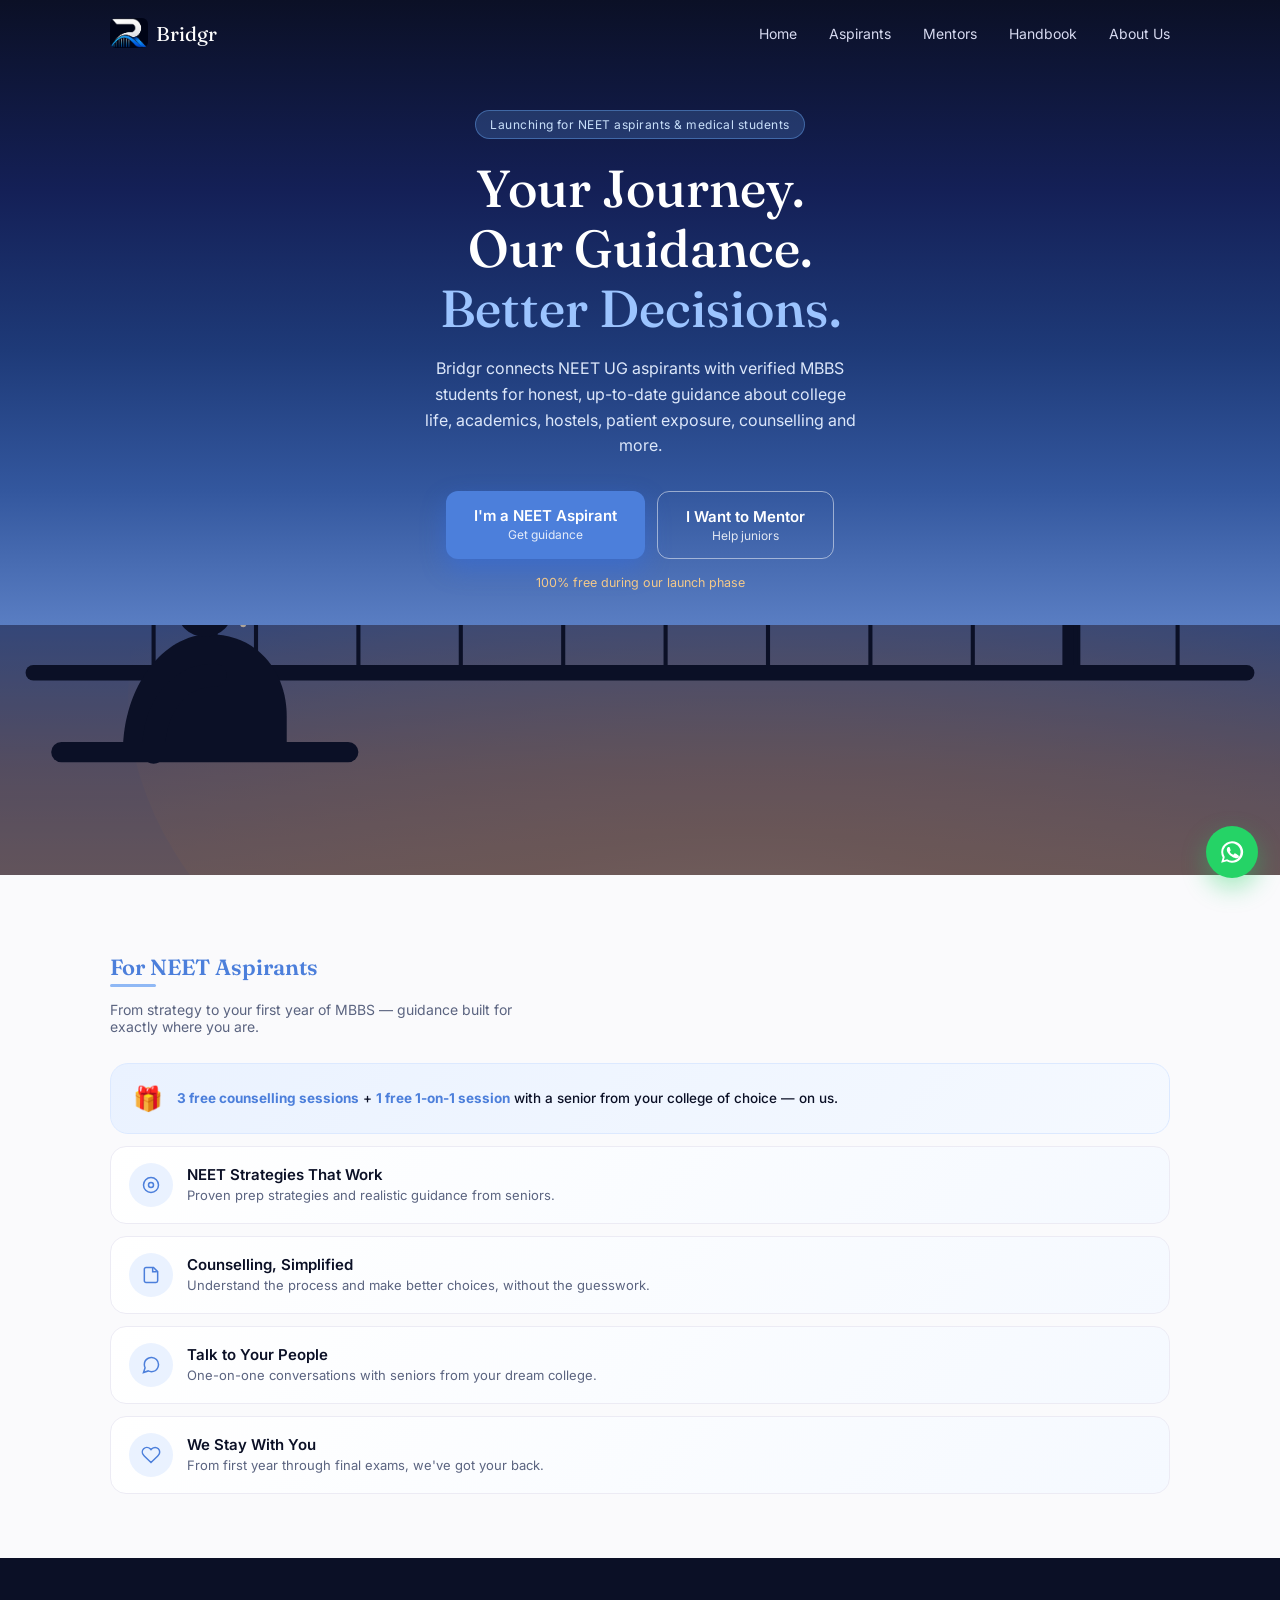
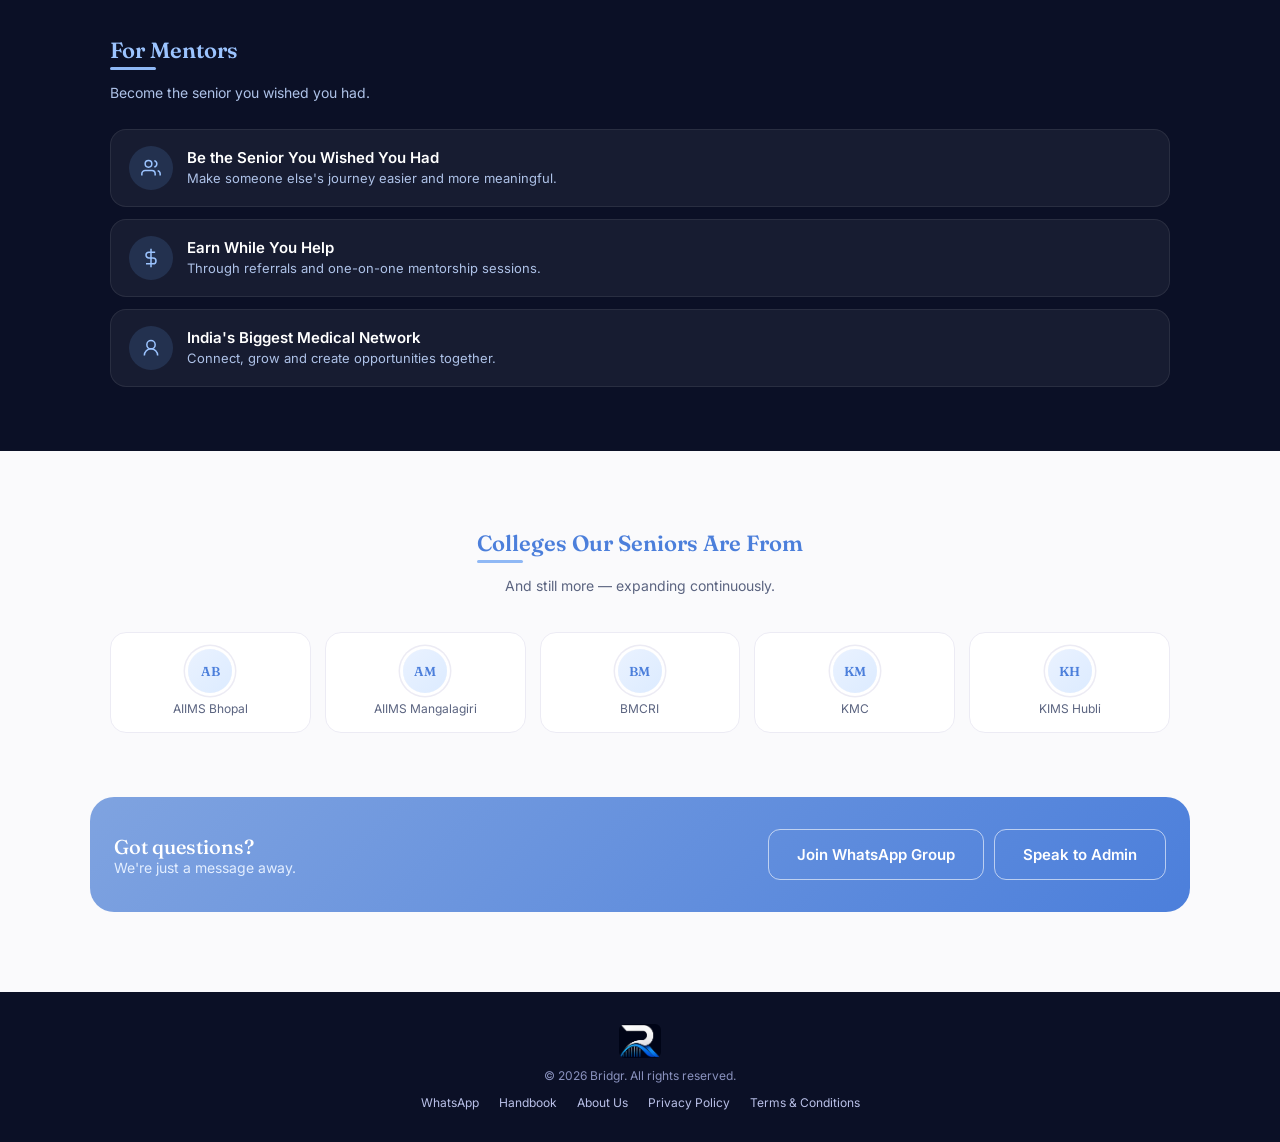
<file: index.html>
<!DOCTYPE html>
<html lang="en">
<head>
<meta charset="UTF-8" />
<meta name="viewport" content="width=device-width, initial-scale=1.0" />
<title>Bridgr — Your Journey. Our Guidance.</title>
<link rel="preconnect" href="https://fonts.googleapis.com">
<link href="https://fonts.googleapis.com/css2?family=Fraunces:opsz,wght@9..144,400;9..144,500;9..144,600&family=Inter:wght@400;500;600;700&display=swap" rel="stylesheet">
<link rel="icon" type="image/png" href="logo.png">
<style>
  :root{
    --navy:#0B1026; --blue:#4C7FDB; --blue-light:#8FB8F5; --blue-deep:#2C4E9E;
    --ink:#0B1026; --muted:#5B6480; --bg:#FAFAFC; --card:#FFFFFF; --line:#ECEBF4; --green:#25D366;
  }
  *{box-sizing:border-box; margin:0; padding:0;}
  html{scroll-behavior:smooth;}
  body{ font-family:'Inter', sans-serif; background:var(--bg); color:var(--ink); -webkit-font-smoothing:antialiased; }
  h1,h2,h3{ font-family:'Fraunces', serif; font-weight:500; }
  a{ text-decoration:none; color:inherit; }
  img{ max-width:100%; display:block; }
  .wrap{ max-width:1100px; margin:0 auto; padding:0 20px; }
  .reveal{ opacity:0; transform:translateY(18px); filter:blur(3px); transition:opacity .6s ease, transform .6s ease, filter .6s ease; }
  .reveal.in{ opacity:1; transform:translateY(0); filter:blur(0); }

  header{ position:fixed; top:0; left:0; right:0; z-index:50; transition:all .3s ease; padding:18px 0; }
  header.scrolled{ background:rgba(11,16,38,0.75); backdrop-filter:blur(12px); padding:12px 0; box-shadow:0 1px 0 rgba(255,255,255,0.06); }
  nav{ display:flex; align-items:center; justify-content:space-between; }
  .logo{ display:flex; align-items:center; gap:8px; }
  .logo img{ height:30px; width:auto; border-radius:6px; }
  .logo span{ font-family:'Fraunces', serif; color:#fff; font-size:20px; }
  .nav-links{ display:flex; gap:32px; }
  .nav-links a{ color:#D7DAF0; font-size:14px; }
  .menu-btn{ display:none; background:none; border:none; color:#fff; font-size:22px; cursor:pointer; }
  .mobile-menu{ display:none; flex-direction:column; gap:16px; padding:16px 20px 20px; background:rgba(11,16,38,0.97); }
  .mobile-menu.open{ display:flex; }
  .mobile-menu a{ color:#D7DAF0; font-size:15px; }

  .hero{ position:relative; padding:110px 0 0; background:linear-gradient(180deg, #0B1026 0%, #142057 22%, #1E3A78 40%, #33579E 56%, #5B7FC4 72%, #A88F8A 88%, #C9A382 100%); overflow:hidden; color:#fff; }
  .hero-inner{ position:relative; z-index:2; text-align:center; padding-bottom:34px; }
  .eyebrow{ display:inline-block; font-size:12px; letter-spacing:.04em; color:#C9E0FA; background:rgba(111,177,255,0.2); border:1px solid rgba(111,177,255,0.4); padding:6px 14px; border-radius:999px; margin-bottom:20px; }
  .hero h1{ font-size:clamp(28px, 6vw, 44px); line-height:1.15; max-width:600px; margin:0 auto 18px; }
  .hero h1 .accent{ color:#9CC4FF; }
  .hero p.sub{ color:#DCE7FA; font-size:16px; max-width:440px; margin:0 auto 32px; line-height:1.6; }
  .btn-row{ display:flex; flex-direction:column; gap:12px; max-width:320px; margin:0 auto; }
  .btn{ display:block; text-align:center; padding:14px 24px; border-radius:12px; font-weight:600; font-size:15px; cursor:pointer; border:none; transition:transform .2s ease, box-shadow .2s ease, background .2s ease; }
  .btn small{ display:block; font-weight:400; font-size:12px; opacity:.85; margin-top:2px; }
  .btn-primary{ background:var(--blue); color:#fff; box-shadow:0 10px 24px rgba(47,111,237,0.4); }
  .btn-primary:hover{ background:var(--blue-light); transform:translateY(-2px); }
  .btn-ghost{ background:transparent; color:#fff; border:1.5px solid rgba(255,255,255,0.5); }
  .btn-ghost:hover{ background:rgba(255,255,255,0.1); }
  .launch-pill{ font-size:12.5px; color:#F3C98A; margin-top:16px; display:inline-block; }
  .hero-scene{ position:relative; height:250px; width:100%; }
  .hero-scene svg{ display:block; width:100%; height:100%; }

  .section{ padding:64px 0; }
  .section-head{ margin-bottom:28px; }
  .section-head .kicker{ color:var(--blue); font-size:22px; font-weight:600; font-family:'Fraunces', serif; position:relative; display:inline-block; margin-bottom:6px; }
  .section-head .kicker::after{ content:''; position:absolute; left:0; bottom:-6px; width:46px; height:3px; background:var(--blue-light); border-radius:2px; }
  .section-head p{ color:var(--muted); font-size:14px; margin-top:14px; max-width:420px; }

  .highlight-strip{ background:linear-gradient(135deg, #EAF2FF, #F5F9FF); border:1px solid #DCE9FF; border-radius:18px; padding:20px 22px; display:flex; align-items:center; gap:14px; margin-bottom:12px; }
  .highlight-strip .ico{ font-size:24px; }
  .highlight-strip p{ font-size:13.5px; color:var(--ink); font-weight:500; line-height:1.5; }
  .highlight-strip b{ color:var(--blue); }

  .card-list{ display:flex; flex-direction:column; gap:12px; }
  .fcard{ display:flex; align-items:center; gap:14px; background:linear-gradient(135deg, #FFFFFF, #F5F9FF); border:1px solid var(--line); border-radius:16px; padding:16px 18px; transition:transform .2s ease, box-shadow .2s ease; }
  .fcard:hover{ transform:translateY(-2px); box-shadow:0 10px 24px rgba(11,16,38,0.06); }
  .fcard .icon{ width:44px; height:44px; border-radius:50%; flex-shrink:0; display:flex; align-items:center; justify-content:center; background:#EAF2FF; color:var(--blue); }
  .fcard .icon svg{ width:20px; height:20px; }
  .fcard .txt h4{ font-family:'Inter'; font-weight:600; font-size:15px; margin-bottom:2px; }
  .fcard .txt p{ color:var(--muted); font-size:13px; line-height:1.4; }

  .college-grid{ display:grid; grid-template-columns:repeat(3, 1fr); gap:14px; margin-top:10px; }
  .college{ display:flex; flex-direction:column; align-items:center; gap:8px; background:var(--card); border:1px solid var(--line); border-radius:16px; padding:16px 8px; text-align:center; }
  .college .badge{ width:44px; height:44px; border-radius:50%; background:linear-gradient(135deg, #EAF2FF, #DCEBFF); display:flex; align-items:center; justify-content:center; font-family:'Fraunces'; font-weight:600; color:var(--blue); font-size:13px; box-shadow:0 0 0 3px #fff, 0 0 0 4.5px var(--line); }
  .college span{ font-size:12px; color:var(--muted); line-height:1.3; }
  .more-pill{ display:inline-flex; align-items:center; gap:6px; margin-top:20px; border:1px solid var(--line); border-radius:999px; padding:10px 18px; font-size:13px; color:var(--blue); background:#fff; }

  .cta-banner{ background:linear-gradient(135deg, #7FA3E0, #4C7FDB); border-radius:24px; padding:32px 24px; color:#fff; display:flex; flex-direction:column; gap:16px; align-items:flex-start; margin:0 20px 64px; }
  .cta-banner h3{ font-size:20px; }
  .cta-banner p{ color:#E3EEFF; font-size:14px; }
  .cta-banner .btn-ghost{ border-color:rgba(255,255,255,0.6); }
  .cta-options{ display:flex; flex-direction:column; gap:10px; width:100%; }

  footer{ background:var(--navy); color:#8A92BE; padding:32px 0; text-align:center; font-size:12px; }
  footer img{ height:34px; margin:0 auto 10px; border-radius:6px; }
  footer .flinks{ display:flex; flex-wrap:wrap; gap:20px; justify-content:center; margin-top:12px; }
  footer .flinks a{ color:#B9C0E8; }

  .wa-float{ position:fixed; bottom:22px; right:22px; z-index:40; width:52px; height:52px; border-radius:50%; background:var(--green); display:flex; align-items:center; justify-content:center; box-shadow:0 10px 24px rgba(37,211,102,0.4); }

  @media(min-width:760px){
    .nav-links{ display:flex; } .menu-btn{ display:none; }
    .hero h1{ font-size:52px; }
    .btn-row{ flex-direction:row; max-width:none; justify-content:center; }
    .btn{ padding:15px 28px; }
    .college-grid{ grid-template-columns:repeat(5,1fr); }
    .cta-banner{ flex-direction:row; align-items:center; justify-content:space-between; margin:0 auto 80px; max-width:1100px; }
    .cta-options{ flex-direction:row; width:auto; }
  }
  @media(max-width:759px){ .nav-links{ display:none; } .menu-btn{ display:block; } }
</style>
</head>
<body>

<header id="siteHeader">
  <div class="wrap">
    <nav>
      <a href="index.html" class="logo"><img src="logo.png" alt="Bridgr"><span>Bridgr</span></a>
      <div class="nav-links">
        <a href="index.html">Home</a>
        <a href="aspirants.html">Aspirants</a>
        <a href="mentor.html">Mentors</a>
        <a href="handbook.html">Handbook</a>
        <a href="about.html">About Us</a>
      </div>
      <button class="menu-btn" id="menuBtn" aria-label="Menu">☰</button>
    </nav>
  </div>
  <div class="mobile-menu" id="mobileMenu">
    <a href="index.html">Home</a>
    <a href="aspirants.html">Aspirants</a>
    <a href="mentor.html">Mentors</a>
    <a href="handbook.html">Handbook</a>
    <a href="about.html">About Us</a>
  </div>
</header>

<section class="hero" id="home">
  <div class="wrap hero-inner">
    <span class="eyebrow reveal in">Launching for NEET aspirants &amp; medical students</span>
    <h1 class="reveal in">Your Journey.<br/>Our Guidance.<br/><span class="accent">Better Decisions.</span></h1>
    <p class="sub reveal in">Bridgr connects NEET UG aspirants with verified MBBS students for honest, up-to-date guidance about college life, academics, hostels, patient exposure, counselling and more.</p>
    <div class="btn-row reveal in">
      <a class="btn btn-primary" href="aspirants.html">I'm a NEET Aspirant<small>Get guidance</small></a>
      <a class="btn btn-ghost" href="mentor.html">I Want to Mentor<small>Help juniors</small></a>
    </div>
    <span class="launch-pill reveal in">100% free during our launch phase</span>
  </div>
  <div class="hero-scene">
    <svg viewBox="0 0 500 320" preserveAspectRatio="xMidYMax slice">
      <defs>
        <linearGradient id="skyG" x1="0" y1="0" x2="0" y2="1">
          <stop offset="0%" stop-color="#1B3E8C" stop-opacity="0"/>
          <stop offset="100%" stop-color="#C9723F" stop-opacity="0.25"/>
        </linearGradient>
        <radialGradient id="sunGlow" cx="50%" cy="100%" r="75%">
          <stop offset="0%" stop-color="#FFE3B0" stop-opacity="0.95"/>
          <stop offset="45%" stop-color="#F3A65C" stop-opacity="0.5"/>
          <stop offset="100%" stop-color="#F3A65C" stop-opacity="0"/>
        </radialGradient>
        <radialGradient id="moonGlow" cx="50%" cy="50%" r="50%">
          <stop offset="0%" stop-color="#EAF2FF" stop-opacity="0.9"/>
          <stop offset="100%" stop-color="#EAF2FF" stop-opacity="0"/>
        </radialGradient>
      </defs>
      <rect x="0" y="0" width="500" height="320" fill="url(#skyG)"/>
      <ellipse cx="290" cy="250" rx="240" ry="160" fill="url(#sunGlow)"/>
      <circle cx="80" cy="45" r="16" fill="url(#moonGlow)"/>
      <!-- distant mountains -->
      <path d="M0 210 L60 165 L120 205 L190 150 L260 205 L330 170 L400 210 L500 175 L500 320 L0 320 Z" fill="#0F1E4A" opacity="0.55"/>
      <!-- clouds -->
      <g opacity="0.5" fill="#EAF2FF">
        <ellipse cx="150" cy="55" rx="30" ry="8"/>
        <ellipse cx="175" cy="50" rx="20" ry="7"/>
        <ellipse cx="380" cy="70" rx="26" ry="7"/>
      </g>
      <!-- city lights -->
      <g opacity="0.6">
        <circle cx="55" cy="215" r="1.6" fill="#FFE3B0"/>
        <circle cx="95" cy="222" r="1.2" fill="#FFE3B0"/>
        <circle cx="130" cy="212" r="1.4" fill="#FFE3B0"/>
        <circle cx="405" cy="218" r="1.4" fill="#FFE3B0"/>
        <circle cx="440" cy="210" r="1.2" fill="#FFE3B0"/>
        <circle cx="468" cy="220" r="1.6" fill="#FFE3B0"/>
      </g>
      <!-- birds -->
      <g stroke="#F7D9B8" stroke-width="1.4" fill="none" opacity="0.7">
        <path d="M150 60 q6 -8 12 0 q6 -8 12 0"/>
        <path d="M340 40 q5 -7 10 0 q5 -7 10 0"/>
        <path d="M260 90 q5 -7 10 0 q5 -7 10 0"/>
      </g>
      <!-- bridge towers -->
      <rect x="78" y="130" width="7" height="112" fill="#0B1026"/>
      <rect x="415" y="130" width="7" height="112" fill="#0B1026"/>
      <!-- main cables -->
      <path d="M20 220 C 120 100, 380 100, 480 220" stroke="#0B1026" stroke-width="4" fill="none"/>
      <!-- suspenders -->
      <g stroke="#0B1026" stroke-width="1.6">
        <line x1="60" y1="206" x2="60" y2="238"/>
        <line x1="100" y1="160" x2="100" y2="238"/>
        <line x1="140" y1="132" x2="140" y2="238"/>
        <line x1="180" y1="114" x2="180" y2="238"/>
        <line x1="220" y1="104" x2="220" y2="238"/>
        <line x1="260" y1="102" x2="260" y2="238"/>
        <line x1="300" y1="107" x2="300" y2="238"/>
        <line x1="340" y1="120" x2="340" y2="238"/>
        <line x1="380" y1="142" x2="380" y2="238"/>
        <line x1="420" y1="175" x2="420" y2="238"/>
        <line x1="460" y1="210" x2="460" y2="238"/>
      </g>
      <rect x="10" y="238" width="480" height="6" rx="3" fill="#0B1026"/>
      <!-- seated figure -->
      <g transform="translate(78,206)">
        <path d="M-30 66 C -30 40, -14 20, 4 20 C 22 20, 34 34, 34 52 L 34 66 Z" fill="#0B1026"/>
        <circle cx="2" cy="10" r="11" fill="#0B1026"/>
        <path d="M-18 66 C -18 48, -8 36, 6 36" stroke="#0B1026" stroke-width="9" fill="none" stroke-linecap="round"/>
      </g>
      <rect x="20" y="268" width="120" height="8" rx="4" fill="#0B1026"/>
    </svg>
  </div>
</section>

<section class="section" id="about">
  <div class="wrap">
    <div class="section-head reveal in">
      <p class="kicker">For NEET Aspirants</p>
      <p>From strategy to your first year of MBBS — guidance built for exactly where you are.</p>
    </div>

    <div class="highlight-strip reveal in">
      <span class="ico">🎁</span>
      <p><b>3 free counselling sessions</b> + <b>1 free 1-on-1 session</b> with a senior from your college of choice — on us.</p>
    </div>

    <div class="card-list">
      <div class="fcard reveal in">
        <div class="icon"><svg viewBox="0 0 24 24" fill="none" stroke="currentColor" stroke-width="1.8"><circle cx="12" cy="12" r="9"/><circle cx="12" cy="12" r="3"/></svg></div>
        <div class="txt"><h4>NEET Strategies That Work</h4><p>Proven prep strategies and realistic guidance from seniors.</p></div>
      </div>
      <div class="fcard reveal in">
        <div class="icon"><svg viewBox="0 0 24 24" fill="none" stroke="currentColor" stroke-width="1.8"><path d="M4 19V5a2 2 0 0 1 2-2h9l5 5v11a2 2 0 0 1-2 2H6a2 2 0 0 1-2-2Z"/><path d="M14 3v5h5"/></svg></div>
        <div class="txt"><h4>Counselling, Simplified</h4><p>Understand the process and make better choices, without the guesswork.</p></div>
      </div>
      <div class="fcard reveal in">
        <div class="icon"><svg viewBox="0 0 24 24" fill="none" stroke="currentColor" stroke-width="1.8"><path d="M21 11.5a8.4 8.4 0 0 1-.9 3.8 8.5 8.5 0 0 1-7.6 4.7 8.4 8.4 0 0 1-3.8-.9L3 21l1.9-5.7a8.4 8.4 0 0 1-.9-3.8 8.5 8.5 0 0 1 4.7-7.6 8.4 8.4 0 0 1 3.8-.9h.5a8.48 8.48 0 0 1 8 8v.5z"/></svg></div>
        <div class="txt"><h4>Talk to Your People</h4><p>One-on-one conversations with seniors from your dream college.</p></div>
      </div>
      <div class="fcard reveal in">
        <div class="icon"><svg viewBox="0 0 24 24" fill="none" stroke="currentColor" stroke-width="1.8"><path d="M20.8 4.6a5.5 5.5 0 0 0-7.8 0L12 5.6l-1-1a5.5 5.5 0 0 0-7.8 7.8l1 1L12 21l7.8-7.6 1-1a5.5 5.5 0 0 0 0-7.8Z"/></svg></div>
        <div class="txt"><h4>We Stay With You</h4><p>From first year through final exams, we've got your back.</p></div>
      </div>
    </div>
  </div>
</section>

<section class="section" id="mentors" style="background:var(--navy); color:#fff;">
  <div class="wrap">
    <div class="section-head reveal in">
      <p class="kicker" style="color:#9CC4FF;">For Mentors</p>
      <p style="color:#AEC2E8;">Become the senior you wished you had.</p>
    </div>
    <div class="card-list">
      <div class="fcard reveal in" style="background:rgba(255,255,255,0.05); border-color:rgba(255,255,255,0.08);">
        <div class="icon" style="background:rgba(111,177,255,0.15); color:#9CC4FF;"><svg viewBox="0 0 24 24" fill="none" stroke="currentColor" stroke-width="1.8"><path d="M17 21v-2a4 4 0 0 0-4-4H5a4 4 0 0 0-4 4v2"/><circle cx="9" cy="7" r="4"/><path d="M23 21v-2a4 4 0 0 0-3-3.87"/><path d="M16 3.13a4 4 0 0 1 0 7.75"/></svg></div>
        <div class="txt"><h4 style="color:#fff;">Be the Senior You Wished You Had</h4><p style="color:#AEC2E8;">Make someone else's journey easier and more meaningful.</p></div>
      </div>
      <div class="fcard reveal in" style="background:rgba(255,255,255,0.05); border-color:rgba(255,255,255,0.08);">
        <div class="icon" style="background:rgba(111,177,255,0.15); color:#9CC4FF;"><svg viewBox="0 0 24 24" fill="none" stroke="currentColor" stroke-width="1.8"><path d="M12 1v22"/><path d="M17 5H9.5a3.5 3.5 0 0 0 0 7h5a3.5 3.5 0 0 1 0 7H6"/></svg></div>
        <div class="txt"><h4 style="color:#fff;">Earn While You Help</h4><p style="color:#AEC2E8;">Through referrals and one-on-one mentorship sessions.</p></div>
      </div>
      <div class="fcard reveal in" style="background:rgba(255,255,255,0.05); border-color:rgba(255,255,255,0.08);">
        <div class="icon" style="background:rgba(111,177,255,0.15); color:#9CC4FF;"><svg viewBox="0 0 24 24" fill="none" stroke="currentColor" stroke-width="1.8"><circle cx="12" cy="8" r="5"/><path d="M20 21a8 8 0 1 0-16 0"/></svg></div>
        <div class="txt"><h4 style="color:#fff;">India's Biggest Medical Network</h4><p style="color:#AEC2E8;">Connect, grow and create opportunities together.</p></div>
      </div>
    </div>
  </div>
</section>

<section class="section">
  <div class="wrap" style="text-align:center;">
    <div class="section-head reveal in" style="display:inline-block; text-align:center;">
      <p class="kicker" style="display:inline-block;">Colleges Our Seniors Are From</p>
      <p style="margin:14px auto 0;">And still more — expanding continuously.</p>
    </div>
    <div class="college-grid">
      <div class="college reveal in"><div class="badge">AB</div><span>AIIMS Bhopal</span></div>
      <div class="college reveal in"><div class="badge">AM</div><span>AIIMS Mangalagiri</span></div>
      <div class="college reveal in"><div class="badge">BM</div><span>BMCRI</span></div>
      <div class="college reveal in"><div class="badge">KM</div><span>KMC</span></div>
      <div class="college reveal in"><div class="badge">KH</div><span>KIMS Hubli</span></div>
    </div>
  </div>
</section>

<div class="cta-banner reveal in">
  <div>
    <h3>Got questions?</h3>
    <p>We're just a message away.</p>
  </div>
  <div class="cta-options">
    <a class="btn btn-ghost" href="https://chat.whatsapp.com/FCxniqSXUYDHcK1VcQtfHZ?s=cl&p=a&mlu=4&amv=2" target="_blank" rel="noreferrer">Join WhatsApp Group</a>
    <a class="btn btn-ghost" href="https://wa.me/919353777094" target="_blank" rel="noreferrer">Speak to Admin</a>
  </div>
</div>

<footer id="footer">
  <div class="wrap">
    <img src="logo.png" alt="Bridgr">
    <p>© 2026 Bridgr. All rights reserved.</p>
    <div class="flinks">
      <a href="https://wa.me/919353777094" target="_blank" rel="noreferrer">WhatsApp</a>
      <a href="handbook.html">Handbook</a>
      <a href="about.html">About Us</a>
      <a href="#">Privacy Policy</a>
      <a href="#">Terms &amp; Conditions</a>
    </div>
  </div>
</footer>

<a class="wa-float" href="https://wa.me/919353777094" target="_blank" rel="noreferrer" aria-label="WhatsApp">
  <svg width="26" height="26" viewBox="0 0 24 24" fill="#fff"><path d="M12 2a10 10 0 0 0-8.6 15L2 22l5.2-1.4A10 10 0 1 0 12 2Zm0 18a8 8 0 0 1-4.1-1.1l-.3-.2-3.1.8.8-3-.2-.3A8 8 0 1 1 12 20Zm4.4-6c-.2-.1-1.4-.7-1.6-.8-.2-.1-.4-.1-.5.1-.2.2-.6.8-.8 1-.1.2-.3.2-.5.1-1.3-.6-2.1-1.1-2.9-2.5-.2-.4.2-.4.6-1.2.1-.2 0-.4 0-.5C10.4 9 10 8 9.8 7.6c-.1-.4-.3-.3-.5-.3h-.4c-.2 0-.5.1-.7.3-.2.2-1 1-1 2.3 0 1.4 1 2.7 1.1 2.9.1.2 2 3.1 4.9 4.2.7.3 1.2.4 1.6.6.7.2 1.3.2 1.8.1.5-.1 1.4-.6 1.6-1.1.2-.5.2-1 .1-1.1-.1-.1-.2-.2-.4-.3Z"/></svg>
</a>

<script>
  const header = document.getElementById('siteHeader');
  window.addEventListener('scroll', () => header.classList.toggle('scrolled', window.scrollY > 20));
  const menuBtn = document.getElementById('menuBtn');
  const mobileMenu = document.getElementById('mobileMenu');
  menuBtn.addEventListener('click', () => mobileMenu.classList.toggle('open'));
  mobileMenu.querySelectorAll('a').forEach(a => a.addEventListener('click', () => mobileMenu.classList.remove('open')));
</script>
</body>
</html>
</file>
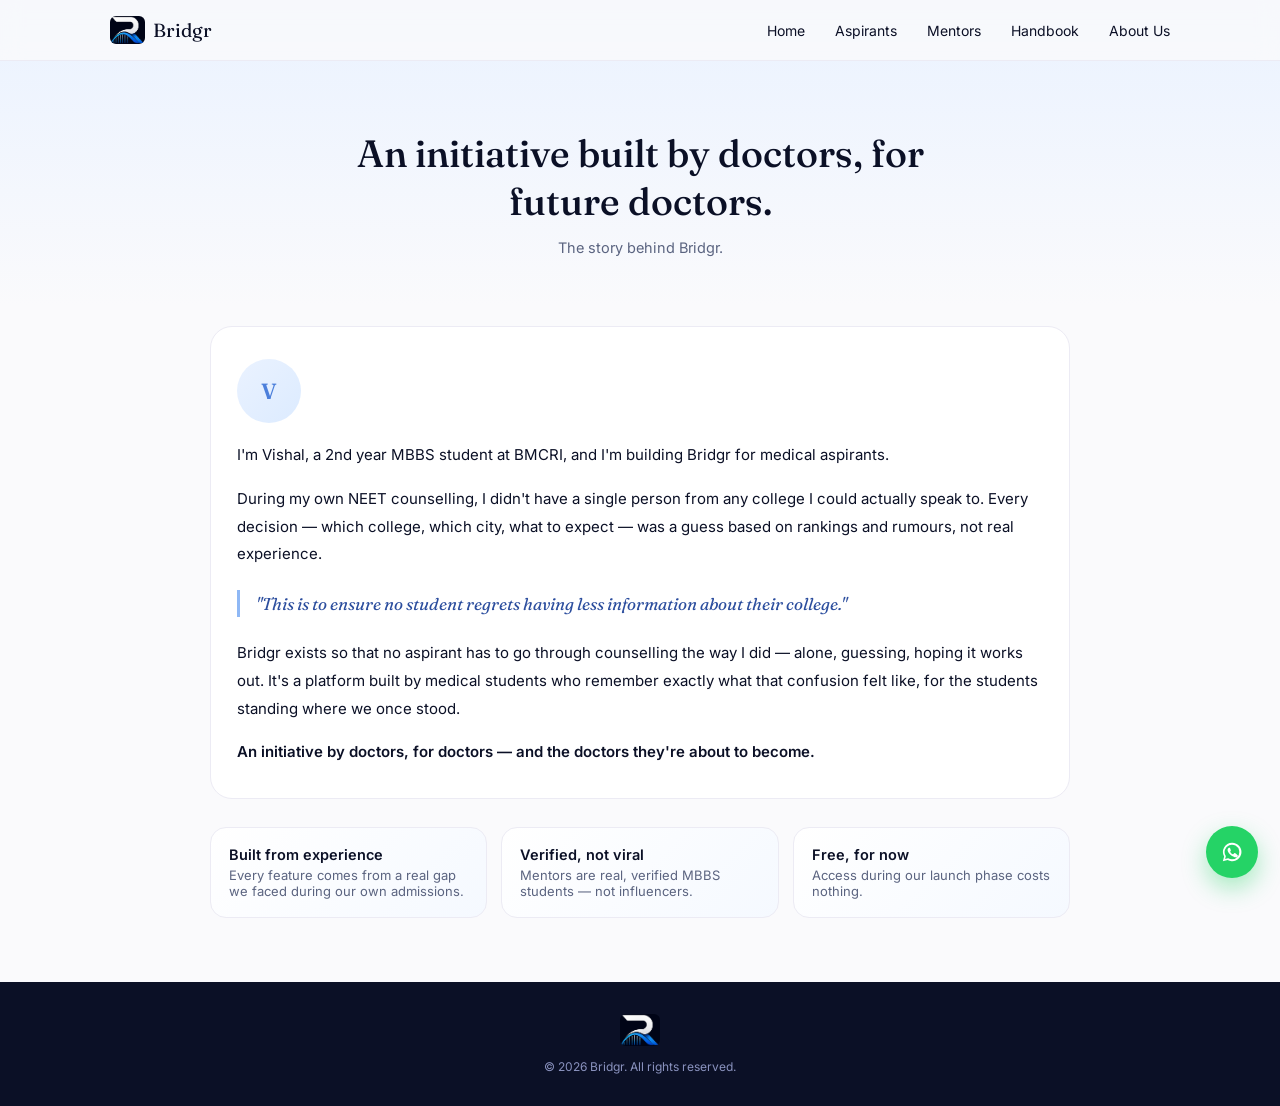
<file: about.html>
<!DOCTYPE html>
<html lang="en">
<head>
<meta charset="UTF-8" />
<meta name="viewport" content="width=device-width, initial-scale=1.0" />
<title>About Us — Bridgr</title>
<link rel="preconnect" href="https://fonts.googleapis.com">
<link href="https://fonts.googleapis.com/css2?family=Fraunces:opsz,wght@9..144,400;9..144,500;9..144,600&family=Inter:wght@400;500;600;700&display=swap" rel="stylesheet">
<link rel="icon" type="image/png" href="logo.png">
<style>
  :root{ --navy:#0B1026; --blue:#4C7FDB; --blue-light:#8FB8F5; --blue-deep:#2C4E9E; --ink:#0B1026; --muted:#5B6480; --bg:#FAFAFC; --card:#FFFFFF; --line:#ECEBF4; --green:#25D366; }
  *{box-sizing:border-box; margin:0; padding:0;}
  html{scroll-behavior:smooth;}
  body{ font-family:'Inter', sans-serif; background:var(--bg); color:var(--ink); -webkit-font-smoothing:antialiased; }
  h1,h2{ font-family:'Fraunces', serif; font-weight:500; }
  a{ text-decoration:none; color:inherit; }
  .wrap{ max-width:900px; margin:0 auto; padding:0 20px; }
  .reveal{ opacity:0; transform:translateY(18px); transition:opacity .6s ease, transform .6s ease; }
  .reveal.in{ opacity:1; transform:translateY(0); }

  header{ position:fixed; top:0; left:0; right:0; z-index:50; padding:16px 0; background:rgba(250,250,252,0.85); backdrop-filter:blur(10px); border-bottom:1px solid var(--line); }
  nav{ display:flex; align-items:center; justify-content:space-between; max-width:1100px; margin:0 auto; padding:0 20px; }
  .logo{ display:flex; align-items:center; gap:8px; }
  .logo img{ height:28px; border-radius:6px; }
  .logo span{ font-family:'Fraunces'; font-size:19px; }
  .nav-links{ display:none; gap:30px; }
  .nav-links a{ color:var(--ink); font-size:14px; }
  .menu-btn{ background:none; border:none; font-size:20px; cursor:pointer; color:var(--ink); }
  .mobile-menu{ display:none; flex-direction:column; gap:14px; padding:14px 20px 18px; background:#fff; border-bottom:1px solid var(--line); }
  .mobile-menu.open{ display:flex; }

  .a-hero{ position:relative; padding:130px 0 50px; text-align:center; background:linear-gradient(180deg, #EAF2FF 0%, #FAFAFC 100%); }
  .a-hero h1{ font-size:clamp(26px,5.5vw,38px); line-height:1.25; max-width:600px; margin:0 auto 14px; }
  .a-hero p{ color:var(--muted); font-size:14.5px; }

  .section{ padding:20px 0 64px; }
  .story{ background:var(--card); border:1px solid var(--line); border-radius:22px; padding:32px 26px; }
  .story .avatar{ width:64px; height:64px; border-radius:50%; background:linear-gradient(135deg,#EAF2FF,#DCEBFF); color:var(--blue); font-family:'Fraunces'; font-weight:600; display:flex; align-items:center; justify-content:center; font-size:22px; margin-bottom:18px; }
  .story p{ color:var(--ink); font-size:15px; line-height:1.85; margin-bottom:16px; }
  .story p:last-child{ margin-bottom:0; }
  .story .quote{ font-family:'Fraunces'; font-style:italic; font-size:17px; color:var(--blue-deep); border-left:3px solid var(--blue-light); padding-left:16px; margin:22px 0; line-height:1.6; }

  .pillars{ display:grid; grid-template-columns:1fr; gap:14px; margin-top:28px; }
  .pillar{ background:linear-gradient(135deg,#fff,#F5F9FF); border:1px solid var(--line); border-radius:16px; padding:18px; }
  .pillar h4{ font-size:14.5px; font-weight:600; margin-bottom:4px; }
  .pillar p{ font-size:13px; color:var(--muted); }

  footer{ background:var(--navy); color:#8A92BE; padding:32px 0; text-align:center; font-size:12px; }
  footer img{ height:32px; margin:0 auto 10px; border-radius:6px; }
  .wa-float{ position:fixed; bottom:22px; right:22px; z-index:40; width:52px; height:52px; border-radius:50%; background:var(--green); display:flex; align-items:center; justify-content:center; box-shadow:0 10px 24px rgba(37,211,102,0.4); }

  @media(min-width:760px){ .nav-links{ display:flex; } .menu-btn{ display:none; } .pillars{ grid-template-columns:repeat(3,1fr); } }
</style>
</head>
<body>

<header>
  <nav>
    <a href="index.html" class="logo"><img src="logo.png" alt="Bridgr"><span>Bridgr</span></a>
    <div class="nav-links">
      <a href="index.html">Home</a>
      <a href="aspirants.html">Aspirants</a>
      <a href="mentor.html">Mentors</a>
      <a href="handbook.html">Handbook</a>
      <a href="about.html">About Us</a>
    </div>
    <button class="menu-btn" id="menuBtn" aria-label="Menu">☰</button>
  </nav>
  <div class="mobile-menu" id="mobileMenu">
    <a href="index.html">Home</a>
    <a href="aspirants.html">Aspirants</a>
    <a href="mentor.html">Mentors</a>
    <a href="handbook.html">Handbook</a>
    <a href="about.html">About Us</a>
  </div>
</header>

<section class="a-hero">
  <div class="wrap">
    <h1 class="reveal in">An initiative built by doctors, for future doctors.</h1>
    <p class="reveal in">The story behind Bridgr.</p>
  </div>
</section>

<section class="section">
  <div class="wrap">
    <div class="story reveal in">
      <div class="avatar">V</div>
      <p>I'm Vishal, a 2nd year MBBS student at BMCRI, and I'm building Bridgr for medical aspirants.</p>
      <p>During my own NEET counselling, I didn't have a single person from any college I could actually speak to. Every decision — which college, which city, what to expect — was a guess based on rankings and rumours, not real experience.</p>
      <div class="quote">"This is to ensure no student regrets having less information about their college."</div>
      <p>Bridgr exists so that no aspirant has to go through counselling the way I did — alone, guessing, hoping it works out. It's a platform built by medical students who remember exactly what that confusion felt like, for the students standing where we once stood.</p>
      <p style="font-weight:600;">An initiative by doctors, for doctors — and the doctors they're about to become.</p>
    </div>

    <div class="pillars">
      <div class="pillar reveal in"><h4>Built from experience</h4><p>Every feature comes from a real gap we faced during our own admissions.</p></div>
      <div class="pillar reveal in"><h4>Verified, not viral</h4><p>Mentors are real, verified MBBS students — not influencers.</p></div>
      <div class="pillar reveal in"><h4>Free, for now</h4><p>Access during our launch phase costs nothing.</p></div>
    </div>
  </div>
</section>

<footer>
  <div class="wrap">
    <img src="logo.png" alt="Bridgr">
    <p>© 2026 Bridgr. All rights reserved.</p>
  </div>
</footer>

<a class="wa-float" href="https://wa.me/919353777094" target="_blank" rel="noreferrer" aria-label="WhatsApp">
  <svg width="22" height="22" viewBox="0 0 24 24" fill="#fff"><path d="M12 2a10 10 0 0 0-8.6 15L2 22l5.2-1.4A10 10 0 1 0 12 2Zm0 18a8 8 0 0 1-4.1-1.1l-.3-.2-3.1.8.8-3-.2-.3A8 8 0 1 1 12 20Zm4.4-6c-.2-.1-1.4-.7-1.6-.8-.2-.1-.4-.1-.5.1-.2.2-.6.8-.8 1-.1.2-.3.2-.5.1-1.3-.6-2.1-1.1-2.9-2.5-.2-.4.2-.4.6-1.2.1-.2 0-.4 0-.5C10.4 9 10 8 9.8 7.6c-.1-.4-.3-.3-.5-.3h-.4c-.2 0-.5.1-.7.3-.2.2-1 1-1 2.3 0 1.4 1 2.7 1.1 2.9.1.2 2 3.1 4.9 4.2.7.3 1.2.4 1.6.6.7.2 1.3.2 1.8.1.5-.1 1.4-.6 1.6-1.1.2-.5.2-1 .1-1.1-.1-.1-.2-.2-.4-.3Z"/></svg>
</a>

<script>
  const menuBtn = document.getElementById('menuBtn');
  const mobileMenu = document.getElementById('mobileMenu');
  menuBtn.addEventListener('click', () => mobileMenu.classList.toggle('open'));
  document.querySelectorAll('.reveal').forEach(el => el.classList.add('in'));
</script>
</body>
</html>
</file>
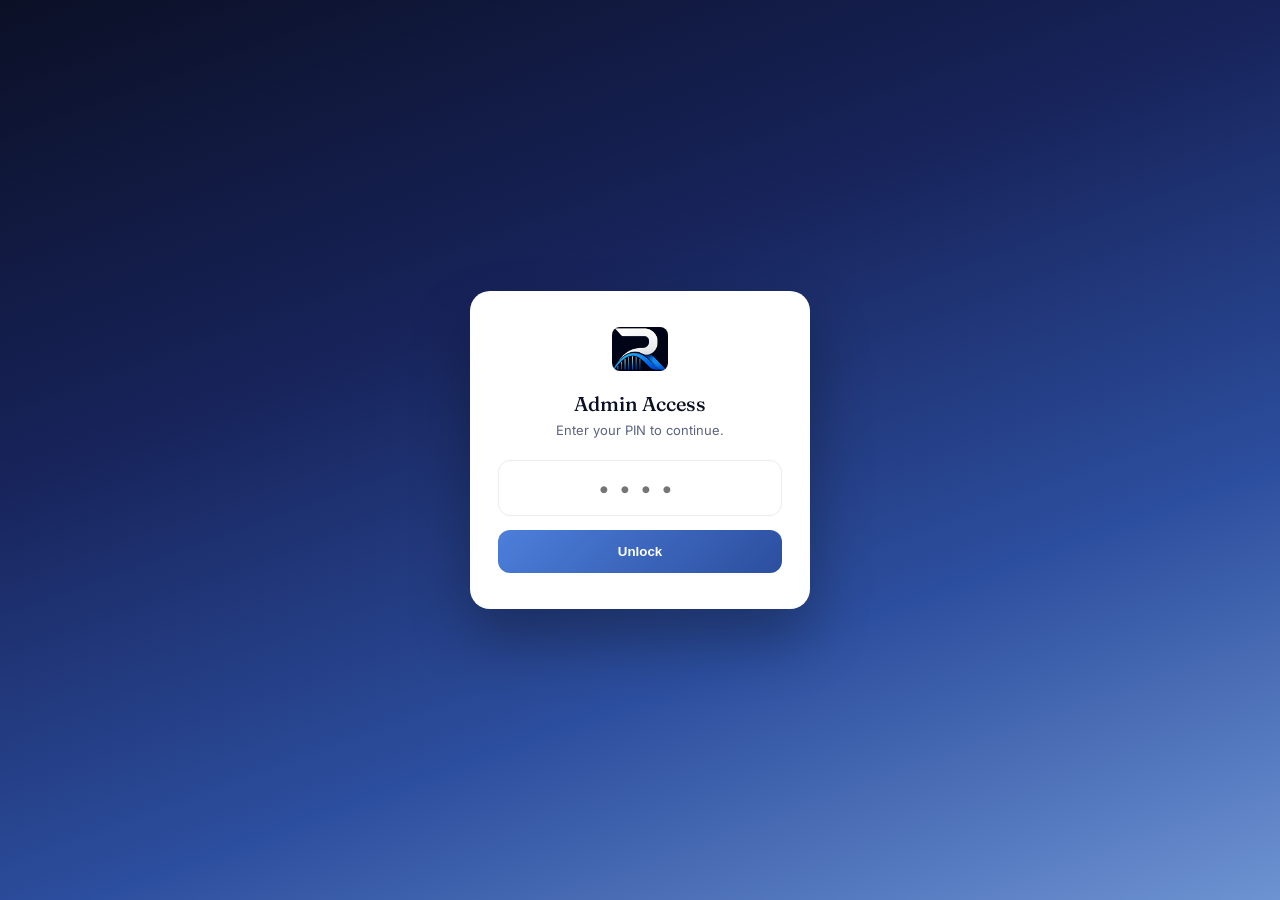
<file: admin.html>
<!DOCTYPE html>
<html lang="en">
<head>
<meta charset="UTF-8" />
<meta name="viewport" content="width=device-width, initial-scale=1.0" />
<title>Admin — Bridgr</title>
<link rel="preconnect" href="https://fonts.googleapis.com">
<link href="https://fonts.googleapis.com/css2?family=Fraunces:opsz,wght@9..144,400;9..144,500;9..144,600&family=Inter:wght@400;500;600;700&display=swap" rel="stylesheet">
<link rel="icon" type="image/png" href="logo.png">
<style>
  :root{ --navy:#0B1026; --blue:#4C7FDB; --blue-light:#8FB8F5; --blue-deep:#2C4E9E; --ink:#0B1026; --muted:#5B6480; --bg:#FAFAFC; --card:#FFFFFF; --line:#ECEBF4; --green:#25D366; }
  *{box-sizing:border-box; margin:0; padding:0;}
  body{ font-family:'Inter', sans-serif; background:var(--bg); color:var(--ink); -webkit-font-smoothing:antialiased; }
  h1,h2{ font-family:'Fraunces', serif; font-weight:500; }
  a{ text-decoration:none; color:inherit; }
  .wrap{ max-width:1100px; margin:0 auto; padding:0 20px; }
  table{ border-collapse:collapse; width:100%; }

  .gate{ min-height:100vh; display:flex; align-items:center; justify-content:center; background:linear-gradient(160deg, #0B1026 0%, #17235A 35%, #2C4E9E 68%, #6E93D2 100%); padding:20px; }
  .gate-card{ background:#fff; border-radius:20px; padding:36px 28px; max-width:340px; width:100%; text-align:center; box-shadow:0 30px 60px rgba(0,0,0,0.3); }
  .gate-card img{ height:44px; margin:0 auto 16px; border-radius:8px; }
  .gate-card h1{ font-size:20px; margin-bottom:6px; }
  .gate-card p{ color:var(--muted); font-size:13px; margin-bottom:22px; }
  .pin-input{ width:100%; text-align:center; letter-spacing:0.4em; font-size:22px; padding:14px; border-radius:12px; border:1.5px solid var(--line); margin-bottom:14px; font-family:'Inter'; }
  .pin-input:focus{ outline:none; border-color:var(--blue); }
  .gate-btn{ width:100%; padding:14px; border-radius:12px; border:none; background:linear-gradient(135deg, var(--blue), var(--blue-deep)); color:#fff; font-weight:600; cursor:pointer; }
  .gate-error{ color:#E14B4B; font-size:12.5px; margin-top:10px; display:none; }

  .dash{ display:none; min-height:100vh; }
  .dash.active{ display:block; }
  header{ padding:18px 0; border-bottom:1px solid var(--line); background:#fff; }
  header nav{ display:flex; align-items:center; justify-content:space-between; }
  .logo{ display:flex; align-items:center; gap:8px; }
  .logo img{ height:26px; border-radius:6px; }
  .logo span{ font-family:'Fraunces'; font-size:17px; }
  .lock-btn{ font-size:12.5px; color:var(--muted); background:none; border:1px solid var(--line); padding:8px 14px; border-radius:999px; cursor:pointer; }

  .tabs{ display:flex; gap:6px; background:#F0F2F8; padding:5px; border-radius:12px; margin:24px 0; width:fit-content; }
  .tab-btn{ padding:10px 20px; border-radius:9px; border:none; background:transparent; font-size:13.5px; font-weight:600; color:var(--muted); cursor:pointer; }
  .tab-btn.active{ background:#fff; color:var(--blue); box-shadow:0 2px 6px rgba(11,16,38,0.08); }

  .tab-panel{ display:none; }
  .tab-panel.active{ display:block; }

  .filters{ display:flex; flex-wrap:wrap; gap:10px; margin-bottom:18px; align-items:center; }
  .filters select, .filters input{ padding:10px 14px; border-radius:10px; border:1.5px solid var(--line); font-size:13px; font-family:'Inter'; background:#fff; }
  .refresh-btn{ padding:10px 16px; border-radius:10px; border:1.5px solid var(--line); background:#fff; font-size:13px; cursor:pointer; color:var(--blue); font-weight:600; }
  .count-pill{ font-size:12px; color:var(--muted); margin-left:auto; }

  .data-table{ background:#fff; border:1px solid var(--line); border-radius:16px; overflow:hidden; }
  .data-table table{ min-width:640px; }
  .table-scroll{ overflow-x:auto; }
  th{ text-align:left; font-size:11.5px; text-transform:uppercase; letter-spacing:.03em; color:var(--muted); background:#F7F8FC; padding:12px 16px; border-bottom:1px solid var(--line); }
  td{ padding:13px 16px; font-size:13px; border-bottom:1px solid var(--line); color:var(--ink); }
  tr.data-row{ cursor:pointer; transition:background .15s ease; }
  tr.data-row:hover{ background:#F5F8FF; }
  tr:last-child td{ border-bottom:none; }
  .status-pill{ font-size:11px; padding:4px 10px; border-radius:999px; font-weight:600; background:#EAF2FF; color:var(--blue); }
  .empty-row td, .loading-row td{ text-align:center; color:var(--muted); padding:30px; }
  .error-row td{ text-align:center; color:#C0392B; padding:20px; font-size:12.5px; }

  .note{ background:#EAF2FF; border:1px solid #D6E6FF; border-radius:16px; padding:18px; font-size:12.5px; color:var(--muted); line-height:1.7; margin-top:22px; }
  .note b{ color:var(--ink); }
  .dash-body{ padding:0 0 60px; }

  /* Detail modal */
  .modal-backdrop{ position:fixed; inset:0; background:rgba(11,16,38,0.5); z-index:60; display:none; align-items:center; justify-content:center; padding:20px; }
  .modal-backdrop.open{ display:flex; }
  .modal{ background:#fff; border-radius:20px; max-width:560px; width:100%; max-height:85vh; overflow-y:auto; padding:30px 26px; }
  .modal-close{ float:right; background:none; border:none; font-size:20px; cursor:pointer; color:var(--muted); }
  .modal h3{ font-size:20px; margin-bottom:4px; }
  .modal .sub{ color:var(--muted); font-size:12.5px; margin-bottom:20px; }
  .detail-row{ padding:12px 0; border-bottom:1px solid var(--line); }
  .detail-row:last-child{ border-bottom:none; }
  .detail-row .k{ font-size:11px; text-transform:uppercase; letter-spacing:.03em; color:var(--muted); margin-bottom:4px; }
  .detail-row .v{ font-size:14px; color:var(--ink); line-height:1.5; word-break:break-word; }
</style>
</head>
<body>

<div class="gate" id="gate">
  <div class="gate-card">
    <img src="logo.png" alt="Bridgr">
    <h1>Admin Access</h1>
    <p>Enter your PIN to continue.</p>
    <input class="pin-input" id="pinInput" type="password" inputmode="numeric" maxlength="4" placeholder="••••">
    <button class="gate-btn" onclick="checkPin()">Unlock</button>
    <p class="gate-error" id="gateError">Incorrect PIN. Try again.</p>
  </div>
</div>

<div class="dash" id="dash">
  <header>
    <div class="wrap">
      <nav>
        <a href="index.html" class="logo"><img src="logo.png" alt="Bridgr"><span>Bridgr Admin</span></a>
        <button class="lock-btn" onclick="lock()">Lock</button>
      </nav>
    </div>
  </header>

  <div class="dash-body">
    <div class="wrap">
      <div class="tabs">
        <button class="tab-btn active" onclick="showTab('aspirants')">Aspirants</button>
        <button class="tab-btn" onclick="showTab('mentors')">Mentors</button>
      </div>

      <!-- ASPIRANTS TAB -->
      <div class="tab-panel active" id="panel-aspirants">
        <div class="filters">
          <select id="f-a-state"><option value="">All States</option></select>
          <input type="text" id="f-a-search" placeholder="Search by name or email...">
          <button class="refresh-btn" onclick="loadAspirants()">↻ Refresh</button>
          <span class="count-pill" id="a-count"></span>
        </div>
        <div class="data-table">
          <div class="table-scroll">
            <table>
              <thead><tr><th>Name</th><th>State</th><th>Score</th><th>Needs Help With</th><th>Reference ID</th></tr></thead>
              <tbody id="aspirant-rows"><tr class="loading-row"><td colspan="5">Loading...</td></tr></tbody>
            </table>
          </div>
        </div>
        <div class="note"><b>Live data</b> — pulled directly from your Aspirant Responses Google Sheet. Click any row for the full form.</div>
      </div>

      <!-- MENTORS TAB -->
      <div class="tab-panel" id="panel-mentors">
        <div class="filters">
          <select id="f-m-college"><option value="">All Colleges</option></select>
          <select id="f-m-year"><option value="">All Years</option></select>
          <input type="text" id="f-m-search" placeholder="Search by name...">
          <button class="refresh-btn" onclick="loadMentors()">↻ Refresh</button>
          <span class="count-pill" id="m-count"></span>
        </div>
        <div class="data-table">
          <div class="table-scroll">
            <table>
              <thead><tr><th>Name</th><th>College</th><th>Year</th><th>Gender</th></tr></thead>
              <tbody id="mentor-rows"><tr class="loading-row"><td colspan="4">Loading...</td></tr></tbody>
            </table>
          </div>
        </div>
        <div class="note"><b>Live data</b> — pulled directly from your Mentor Responses Google Sheet. Click any row for the full application.</div>
      </div>
    </div>
  </div>
</div>

<div class="modal-backdrop" id="modalBackdrop" onclick="if(event.target===this) closeModal()">
  <div class="modal">
    <button class="modal-close" onclick="closeModal()">✕</button>
    <h3 id="modalName">—</h3>
    <p class="sub" id="modalSub">—</p>
    <div id="modalBody"></div>
  </div>
</div>

<script>
  const CORRECT_PIN = "1408";
  const ASPIRANT_ENDPOINT = 'https://script.google.com/macros/s/AKfycbwKLwwoe8L8JCEVPc5mmAd13qj9jsDkcLolPKmM2ggqNiwxGIZo-d5sehDsImLtKxqs/exec';
  const MENTOR_ENDPOINT = 'https://script.google.com/macros/s/AKfycbxOXIrTs3vJxiv0VH9cwIPG8LLgxdYimm-F133mSPpT1dMqpobKWdQXj7NJIDA3RspV/exec';

  let aspirantData = [];
  let mentorData = [];

  function checkPin(){
    const val = document.getElementById('pinInput').value;
    if (val === CORRECT_PIN){
      document.getElementById('gate').style.display = 'none';
      document.getElementById('dash').classList.add('active');
      loadAspirants();
      loadMentors();
    } else {
      document.getElementById('gateError').style.display = 'block';
      document.getElementById('pinInput').value = '';
    }
  }
  document.getElementById('pinInput').addEventListener('keydown', (e) => { if (e.key === 'Enter') checkPin(); });
  function lock(){
    document.getElementById('dash').classList.remove('active');
    document.getElementById('gate').style.display = 'flex';
    document.getElementById('pinInput').value = '';
    document.getElementById('gateError').style.display = 'none';
  }

  function showTab(name){
    document.querySelectorAll('.tab-btn').forEach(b => b.classList.remove('active'));
    document.querySelectorAll('.tab-panel').forEach(p => p.classList.remove('active'));
    event.currentTarget.classList.add('active');
    document.getElementById('panel-'+name).classList.add('active');
  }

  async function loadAspirants(){
    document.getElementById('aspirant-rows').innerHTML = '<tr class="loading-row"><td colspan="5">Loading...</td></tr>';
    try{
      const res = await fetch(ASPIRANT_ENDPOINT);
      aspirantData = await res.json();
      populateFilter('f-a-state', aspirantData.map(a => a.state).filter(Boolean));
      filterAspirants();
    }catch(err){
      document.getElementById('aspirant-rows').innerHTML = '<tr class="error-row"><td colspan="5">Could not load data. Make sure the Apps Script is deployed with "Anyone" access, then hit Refresh.</td></tr>';
    }
  }
  async function loadMentors(){
    document.getElementById('mentor-rows').innerHTML = '<tr class="loading-row"><td colspan="4">Loading...</td></tr>';
    try{
      const res = await fetch(MENTOR_ENDPOINT);
      mentorData = await res.json();
      populateFilter('f-m-college', mentorData.map(m => m.college === 'Other' ? m.collegeOther : m.college).filter(Boolean));
      populateFilter('f-m-year', mentorData.map(m => m.year).filter(Boolean));
      filterMentors();
    }catch(err){
      document.getElementById('mentor-rows').innerHTML = '<tr class="error-row"><td colspan="4">Could not load data. Make sure the Apps Script is deployed with "Anyone" access, then hit Refresh.</td></tr>';
    }
  }

  function populateFilter(id, values){
    const sel = document.getElementById(id);
    const current = sel.value;
    sel.innerHTML = sel.firstElementChild.outerHTML;
    [...new Set(values)].forEach(v => { const o = document.createElement('option'); o.textContent = v; sel.appendChild(o); });
    sel.value = current;
  }

  function renderAspirants(rows){
    const tbody = document.getElementById('aspirant-rows');
    document.getElementById('a-count').textContent = rows.length + ' response' + (rows.length===1?'':'s');
    if (!rows.length){ tbody.innerHTML = '<tr class="empty-row"><td colspan="5">No responses yet.</td></tr>'; return; }
    tbody.innerHTML = rows.map((a,i) => `
      <tr class="data-row" onclick="openAspirantDetail(${aspirantData.indexOf(a)})">
        <td>${a.name||'—'}</td><td>${a.state||'—'}</td><td>${a.score||'—'}</td>
        <td>${a.help||'—'}</td><td>${a.referenceId||'—'}</td>
      </tr>`).join('');
  }
  function renderMentors(rows){
    const tbody = document.getElementById('mentor-rows');
    document.getElementById('m-count').textContent = rows.length + ' mentor' + (rows.length===1?'':'s');
    if (!rows.length){ tbody.innerHTML = '<tr class="empty-row"><td colspan="4">No mentors yet.</td></tr>'; return; }
    tbody.innerHTML = rows.map((m) => `
      <tr class="data-row" onclick="openMentorDetail(${mentorData.indexOf(m)})">
        <td>${m.name||'—'}</td><td>${(m.college==='Other'?m.collegeOther:m.college)||'—'}</td>
        <td>${m.year||'—'}</td><td>${(m.gender==='Other'?m.genderOther:m.gender)||'—'}</td>
      </tr>`).join('');
  }

  function filterAspirants(){
    const state = document.getElementById('f-a-state').value;
    const q = document.getElementById('f-a-search').value.toLowerCase();
    renderAspirants(aspirantData.filter(a =>
      (!state || a.state === state) &&
      (!q || (a.name||'').toLowerCase().includes(q) || (a.email||'').toLowerCase().includes(q))
    ));
  }
  function filterMentors(){
    const college = document.getElementById('f-m-college').value;
    const year = document.getElementById('f-m-year').value;
    const q = document.getElementById('f-m-search').value.toLowerCase();
    renderMentors(mentorData.filter(m => {
      const mCollege = m.college === 'Other' ? m.collegeOther : m.college;
      return (!college || mCollege === college) && (!year || m.year === year) &&
        (!q || (m.name||'').toLowerCase().includes(q));
    }));
  }
  document.getElementById('f-a-state').addEventListener('change', filterAspirants);
  document.getElementById('f-a-search').addEventListener('input', filterAspirants);
  document.getElementById('f-m-college').addEventListener('change', filterMentors);
  document.getElementById('f-m-year').addEventListener('change', filterMentors);
  document.getElementById('f-m-search').addEventListener('input', filterMentors);

  const aspirantLabels = {
    referenceId:'Reference ID', timestamp:'Submitted', email:'Email', name:'Full Name', whatsapp:'WhatsApp Number',
    rank:'NEET UG Rank', score:'NEET Score', state:'Domicile State', category:'Category', help:'What They Need Help With',
    otherSpecify:'Other (Specified)', collegesConsidering:'Colleges Considering', specificCollege:'Wants Specific College?',
    whichCollege:'Which College', language:'Preferred Language', languageOther:'Language (Other)', mode:'Preferred Mode',
    concerns:'Specific Questions / Concerns', firstAttempt:'First Attempt?', urgency:'Urgency', background:'Mentor Background Preference',
    heard:'How They Heard About Bridgr'
  };
  const mentorLabels = {
    referenceId:'Reference ID', timestamp:'Submitted', name:'Full Name', whatsapp:'WhatsApp Number', email:'Email',
    gender:'Gender', genderOther:'Gender (Other)', college:'College', collegeOther:'College (Other)', year:'Current Year',
    state:'State', languages:'Languages', languageOtherSpecify:'Language (Other)', areas:'Areas They Can Help With',
    confidentArea:'Most Confident Area', helpCollege:'Willing to Help w/ College?', helpWhat:'What They Can Help With',
    frequency:'Availability Frequency', modeInteraction:'Preferred Mode(s)', why:'Why Join Bridgr', expand:'Wants to Help Expand?',
    knowOthers:'Knows Others Interested?', otherColleges:'Other Colleges Mentioned', experience:'Mentoring Experience (1-5)',
    resources:'Digital Resources Comfortable With', motivation:'Primary Motivation', heard:'How They Heard About This Form'
  };

  function openDetail(record, labels, nameField, subField){
    document.getElementById('modalName').textContent = record[nameField] || 'Unnamed';
    document.getElementById('modalSub').textContent = record[subField] || '';
    document.getElementById('modalBody').innerHTML = Object.keys(labels).map(key => {
      const val = record[key];
      if (val === undefined || val === '') return '';
      return `<div class="detail-row"><div class="k">${labels[key]}</div><div class="v">${val}</div></div>`;
    }).join('');
    document.getElementById('modalBackdrop').classList.add('open');
  }
  function openAspirantDetail(i){ openDetail(aspirantData[i], aspirantLabels, 'name', 'referenceId'); }
  function openMentorDetail(i){ openDetail(mentorData[i], mentorLabels, 'name', 'college'); }
  function closeModal(){ document.getElementById('modalBackdrop').classList.remove('open'); }
</script>
</body>
</html>
</file>
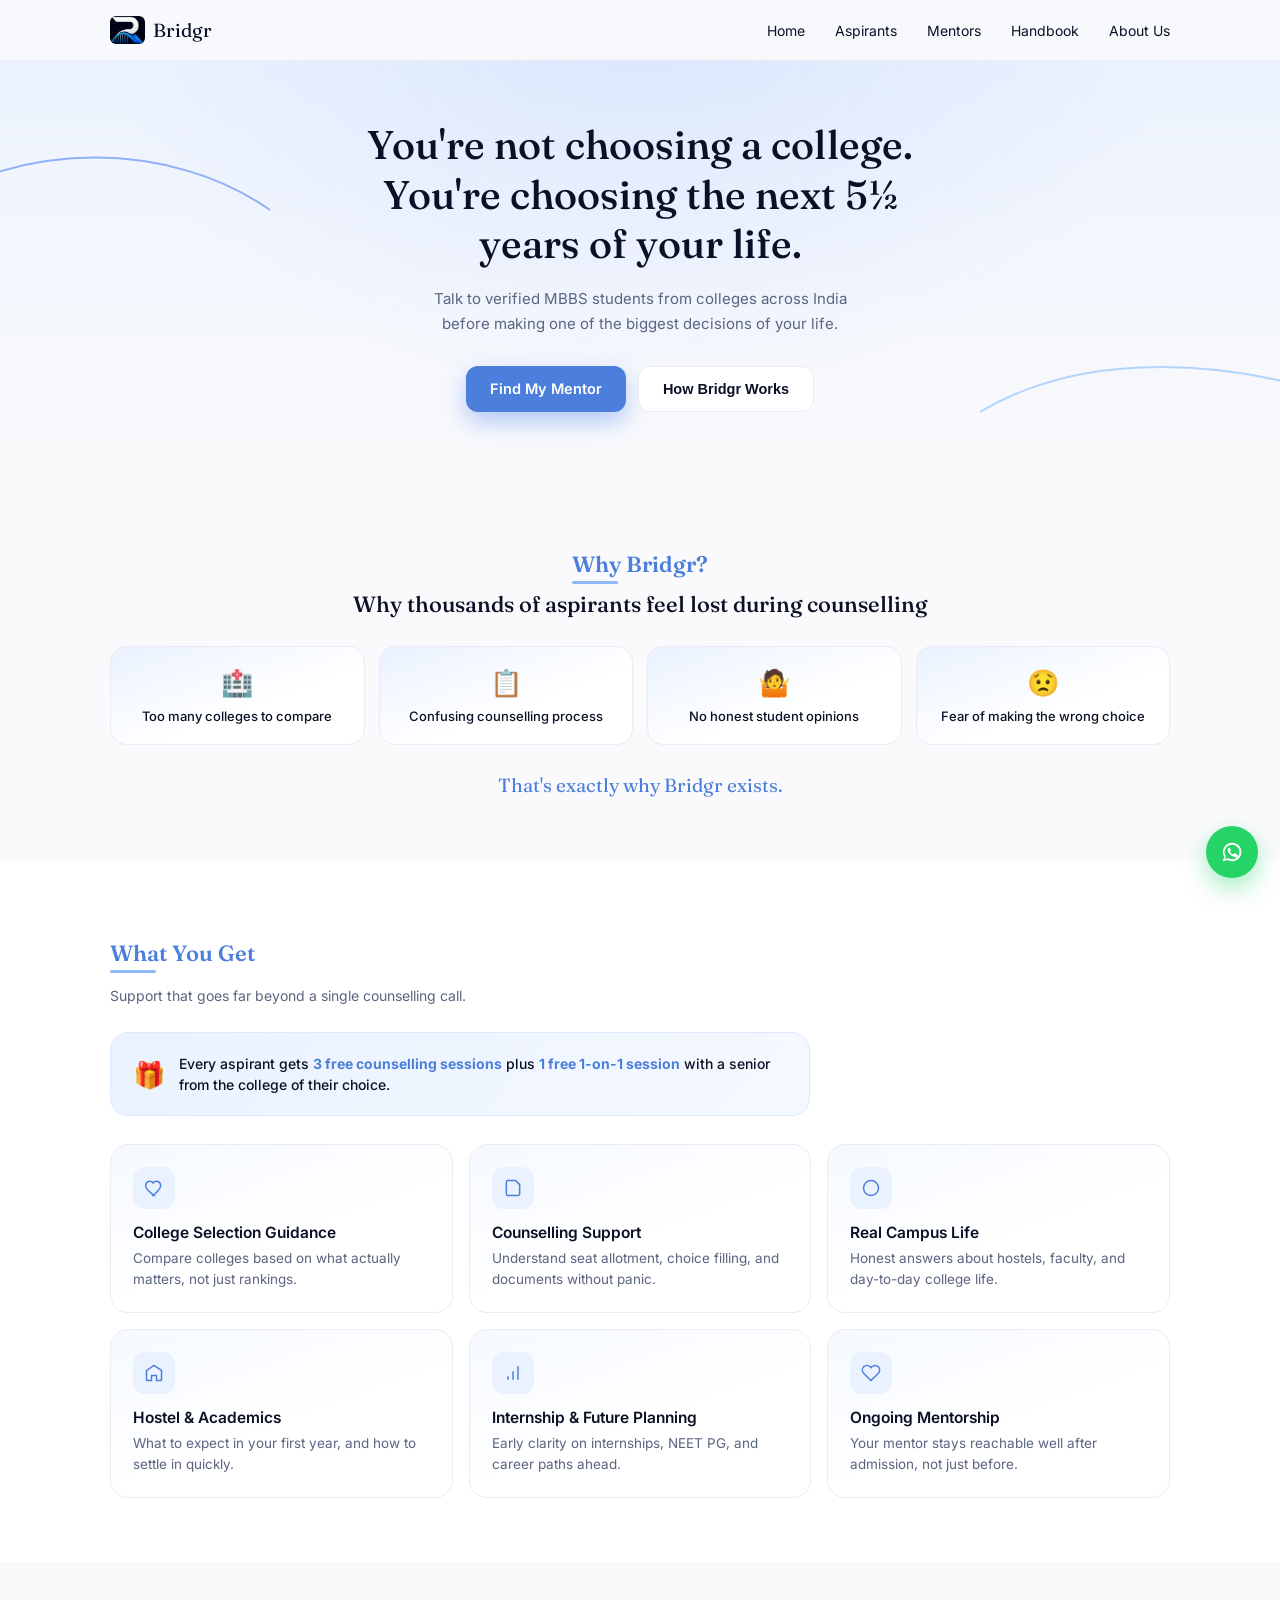
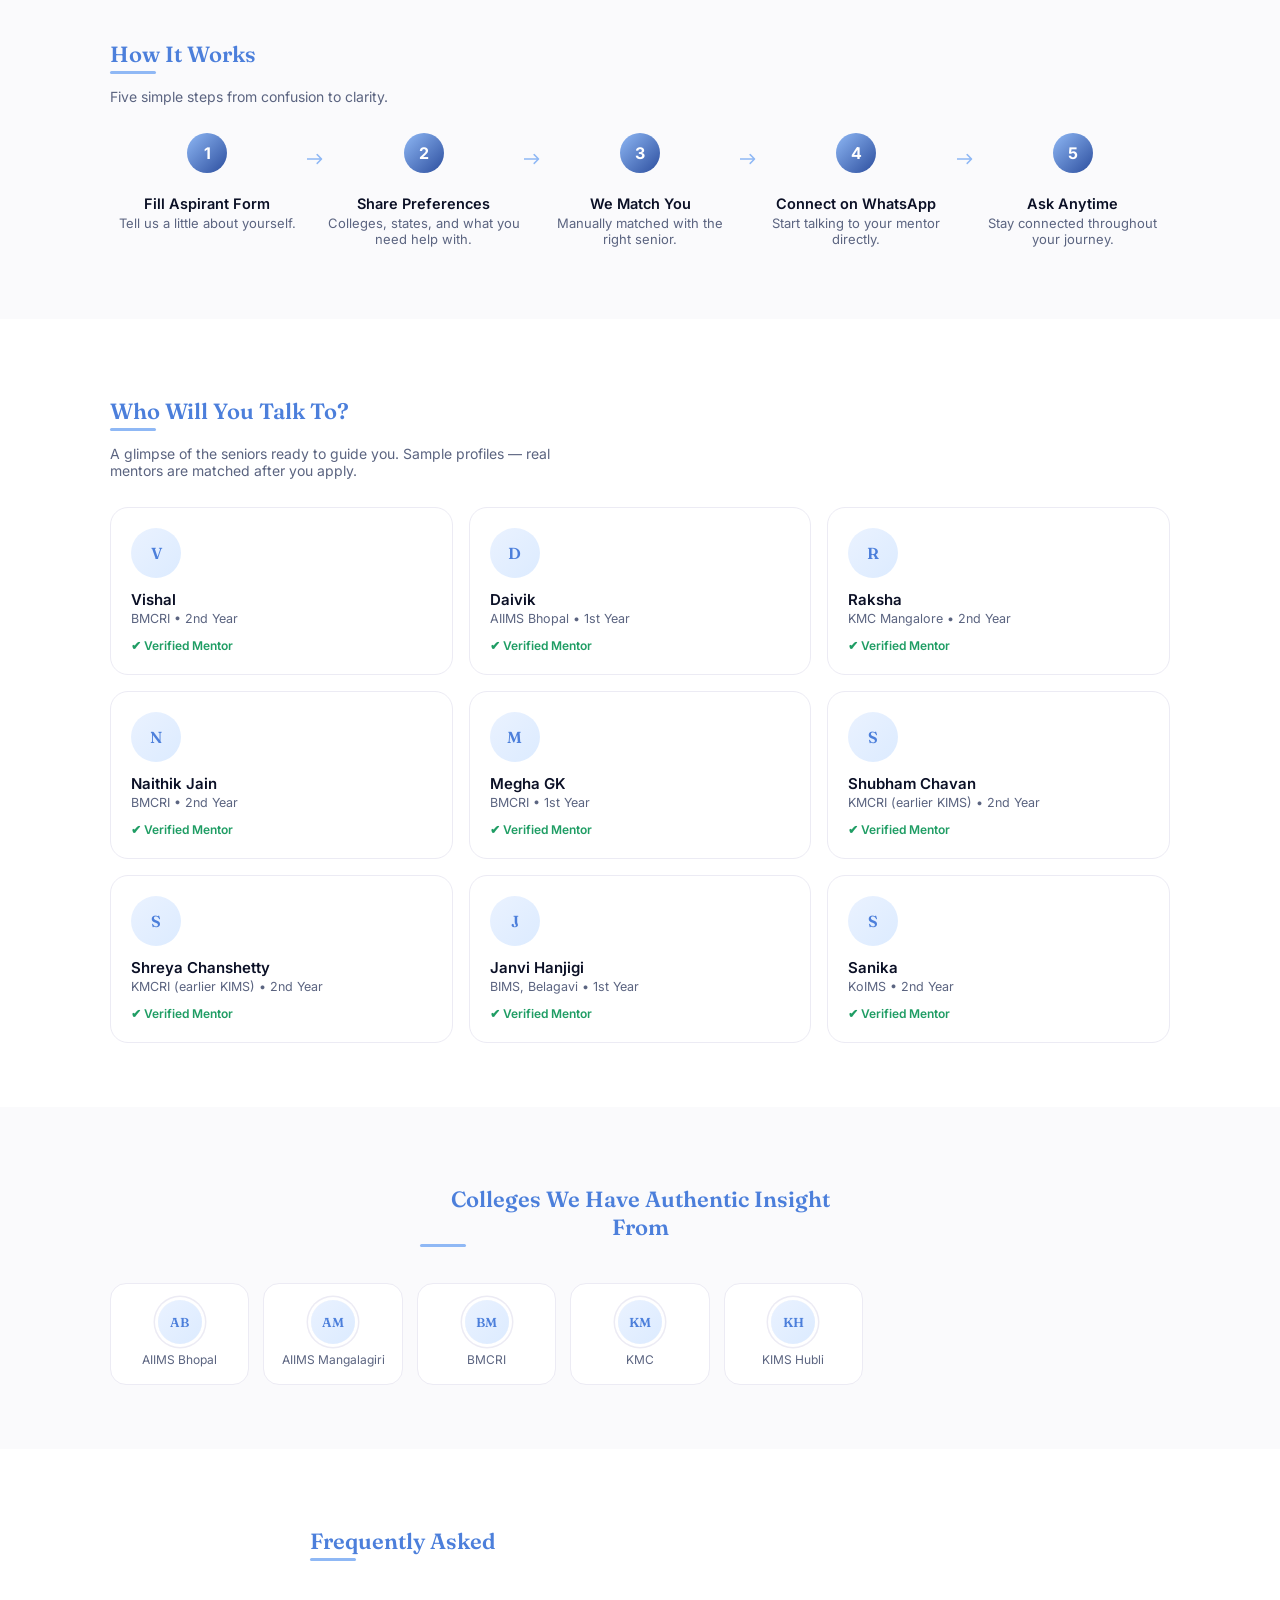
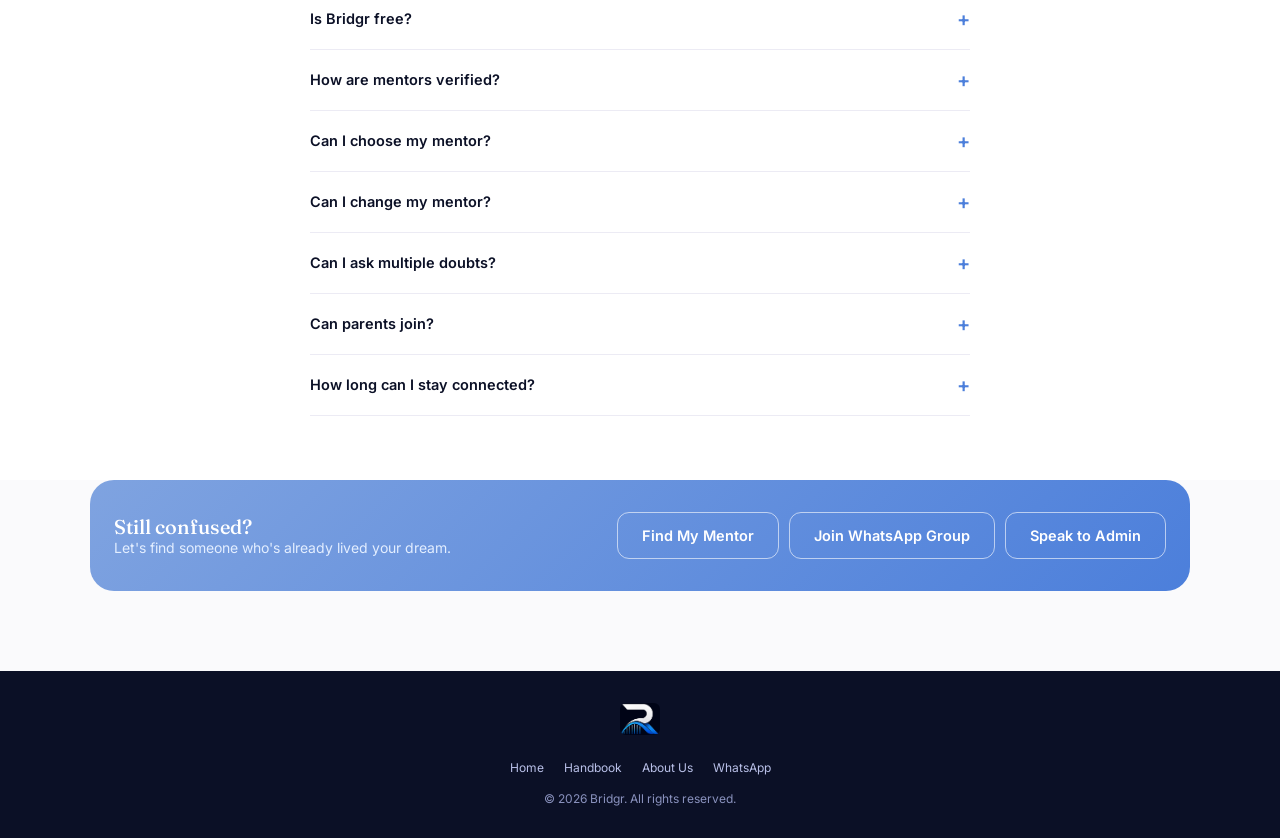
<file: aspirants.html>
<!DOCTYPE html>
<html lang="en">
<head>
<meta charset="UTF-8" />
<meta name="viewport" content="width=device-width, initial-scale=1.0" />
<title>Find Your Mentor — Bridgr</title>
<link rel="preconnect" href="https://fonts.googleapis.com">
<link href="https://fonts.googleapis.com/css2?family=Fraunces:opsz,wght@9..144,400;9..144,500;9..144,600&family=Inter:wght@400;500;600;700&display=swap" rel="stylesheet">
<link rel="icon" type="image/png" href="logo.png">
<style>
  :root{ --navy:#0B1026; --blue:#4C7FDB; --blue-light:#8FB8F5; --blue-deep:#2C4E9E; --ink:#0B1026; --muted:#5B6480; --bg:#FAFAFC; --card:#FFFFFF; --line:#ECEBF4; --green:#25D366; }
  *{box-sizing:border-box; margin:0; padding:0;}
  html{scroll-behavior:smooth;}
  body{ font-family:'Inter', sans-serif; background:var(--bg); color:var(--ink); -webkit-font-smoothing:antialiased; }
  h1,h2,h3{ font-family:'Fraunces', serif; font-weight:500; }
  a{ text-decoration:none; color:inherit; }
  .wrap{ max-width:1100px; margin:0 auto; padding:0 20px; }
  .reveal{ opacity:0; transform:translateY(18px); transition:opacity .6s ease, transform .6s ease; }
  .reveal.in{ opacity:1; transform:translateY(0); }

  header{ position:fixed; top:0; left:0; right:0; z-index:50; padding:16px 0; background:rgba(250,250,252,0.9); backdrop-filter:blur(10px); border-bottom:1px solid var(--line); }
  nav{ display:flex; align-items:center; justify-content:space-between; }
  .logo{ display:flex; align-items:center; gap:8px; }
  .logo img{ height:28px; border-radius:6px; }
  .logo span{ font-family:'Fraunces'; font-size:19px; color:var(--ink); }
  .nav-links{ display:none; gap:30px; }
  .nav-links a{ color:var(--ink); font-size:14px; }
  .menu-btn{ background:none; border:none; font-size:20px; cursor:pointer; color:var(--ink); }
  .mobile-menu{ display:none; flex-direction:column; gap:14px; padding:14px 20px 18px; background:#fff; border-bottom:1px solid var(--line); }
  .mobile-menu.open{ display:flex; }
  .mobile-menu a{ font-size:15px; color:var(--ink); }

  .btn{ display:inline-block; text-align:center; padding:14px 24px; border-radius:12px; font-weight:600; font-size:14.5px; cursor:pointer; border:none; transition:all .2s ease; }
  .btn-primary{ background:var(--blue); color:#fff; box-shadow:0 10px 24px rgba(47,111,237,0.35); }
  .btn-primary:hover{ background:var(--blue-light); transform:translateY(-2px); }
  .btn-ghost{ background:#fff; color:var(--ink); border:1.5px solid var(--line); }
  .btn-ghost:hover{ border-color:var(--blue); transform:translateY(-2px); }
  .btn-row{ display:flex; flex-direction:column; gap:12px; max-width:320px; margin:0 auto; }

  .a-hero{ position:relative; padding:120px 0 60px; overflow:hidden; background:radial-gradient(ellipse at 50% 0%, rgba(47,111,237,0.1), transparent 60%), linear-gradient(180deg, #EAF2FF 0%, #FAFAFC 100%); }
  .a-hero-inner{ position:relative; z-index:2; text-align:center; }
  .a-hero h1{ font-size:clamp(26px,6vw,40px); line-height:1.24; max-width:620px; margin:0 auto 18px; }
  .a-hero p.sub{ color:var(--muted); font-size:15px; max-width:460px; margin:0 auto 30px; line-height:1.65; }
  .curve{ position:absolute; opacity:0.5; }

  .section{ padding:64px 0; }
  .section-head{ margin-bottom:28px; }
  .section-head .kicker{ color:var(--blue); font-size:22px; font-weight:600; font-family:'Fraunces'; position:relative; display:inline-block; margin-bottom:6px; }
  .section-head .kicker::after{ content:''; position:absolute; left:0; bottom:-6px; width:46px; height:3px; background:var(--blue-light); border-radius:2px; }
  .section-head p{ color:var(--muted); font-size:14px; margin-top:14px; max-width:440px; }

  .highlight-strip{ background:linear-gradient(135deg, #EAF2FF, #F5F9FF); border:1px solid #DCE9FF; border-radius:18px; padding:20px 22px; display:flex; align-items:center; gap:14px; margin:0 auto 40px; max-width:700px; }
  .highlight-strip .ico{ font-size:26px; }
  .highlight-strip p{ font-size:14px; color:var(--ink); font-weight:500; line-height:1.5; }
  .highlight-strip b{ color:var(--blue); }

  .why-grid{ display:grid; grid-template-columns:1fr 1fr; gap:14px; }
  .why-card{ background:linear-gradient(160deg, #EAF2FF, #ffffff 60%); border:1px solid var(--line); border-radius:16px; padding:20px; text-align:center; transition:transform .25s ease; }
  .why-card:hover{ transform:translateY(-4px); }
  .why-card .emoji{ font-size:26px; margin-bottom:10px; }
  .why-card p{ font-size:13px; color:var(--ink); font-weight:500; }
  .why-close{ text-align:center; margin-top:28px; font-family:'Fraunces'; font-size:19px; color:var(--blue); }

  .grid-cards{ display:grid; grid-template-columns:1fr; gap:16px; }
  .gcard{ background:linear-gradient(160deg, #F5F9FF, #ffffff 55%); border:1px solid var(--line); border-radius:18px; padding:22px; transition:transform .25s ease, box-shadow .25s ease; }
  .gcard:hover{ transform:translateY(-4px); box-shadow:0 14px 30px rgba(11,16,38,0.06); }
  .gcard .icon{ width:42px; height:42px; border-radius:12px; margin-bottom:14px; display:flex; align-items:center; justify-content:center; background:#EAF2FF; color:var(--blue); }
  .gcard h4{ font-family:'Inter'; font-weight:600; font-size:15.5px; margin-bottom:6px; }
  .gcard p{ color:var(--muted); font-size:13.5px; line-height:1.55; }

  .timeline{ display:flex; flex-direction:column; gap:0; }
  .tstep{ display:flex; gap:16px; padding-bottom:8px; position:relative; align-items:flex-start; }
  .tstep .num{ width:40px; height:40px; border-radius:50%; flex-shrink:0; background:linear-gradient(135deg, var(--blue-light), var(--blue-deep)); color:#fff; display:flex; align-items:center; justify-content:center; font-weight:700; z-index:1; }
  .tstep .body{ padding-top:6px; }
  .tstep h4{ font-size:14.5px; font-weight:600; margin-bottom:3px; }
  .tstep p{ font-size:13px; color:var(--muted); }
  .tarrow{ display:flex; justify-content:center; padding:2px 0 2px 19px; color:var(--blue-light); font-size:18px; }
  .tarrow svg{ width:16px; height:22px; }

  .mentor-grid{ display:grid; grid-template-columns:1fr; gap:16px; }
  .mcard{ background:var(--card); border:1px solid var(--line); border-radius:18px; padding:20px; }
  .mcard .avatar{ width:50px; height:50px; border-radius:50%; background:linear-gradient(135deg,#EAF2FF,#DCEBFF); color:var(--blue); display:flex; align-items:center; justify-content:center; font-family:'Fraunces'; font-weight:600; margin-bottom:12px; }
  .mcard h4{ font-size:15px; font-weight:600; margin-bottom:2px; }
  .mcard .meta{ font-size:12.5px; color:var(--muted); margin-bottom:8px; }
  .mcard .verified{ display:inline-flex; align-items:center; gap:5px; font-size:12px; color:#1F9D64; font-weight:600; }

  .college-grid{ display:grid; grid-template-columns:repeat(3, 1fr); gap:14px; margin-top:8px; }
  .college{ display:flex; flex-direction:column; align-items:center; gap:8px; background:var(--card); border:1px solid var(--line); border-radius:16px; padding:16px 8px; text-align:center; }
  .college .badge{ width:44px; height:44px; border-radius:50%; background:linear-gradient(135deg, #EAF2FF, #DCEBFF); display:flex; align-items:center; justify-content:center; font-family:'Fraunces'; font-weight:600; color:var(--blue); font-size:13px; box-shadow:0 0 0 3px #fff, 0 0 0 4.5px var(--line); }
  .college span{ font-size:12px; color:var(--muted); line-height:1.3; }

  .faq-item{ border-bottom:1px solid var(--line); padding:18px 0; }
  .faq-q{ display:flex; align-items:center; justify-content:space-between; cursor:pointer; font-weight:600; font-size:14.5px; }
  .faq-q .plus{ font-size:20px; color:var(--blue); transition:transform .25s ease; flex-shrink:0; margin-left:12px; }
  .faq-item.open .faq-q .plus{ transform:rotate(45deg); }
  .faq-a{ max-height:0; overflow:hidden; transition:max-height .3s ease; color:var(--muted); font-size:13.5px; line-height:1.6; }
  .faq-item.open .faq-a{ max-height:220px; padding-top:10px; }

  .cta-banner{ background:linear-gradient(135deg, #7FA3E0, #4C7FDB); border-radius:24px; padding:32px 24px; color:#fff; display:flex; flex-direction:column; gap:16px; align-items:flex-start; margin:0 20px 64px; }
  .cta-banner h3{ font-size:20px; }
  .cta-banner p{ color:#E3EEFF; font-size:14px; }
  .cta-banner .btn-ghost{ background:transparent; color:#fff; border-color:rgba(255,255,255,0.6); }
  .cta-banner .btn-ghost:hover{ background:rgba(255,255,255,0.1); }
  .cta-options{ display:flex; flex-direction:column; gap:10px; width:100%; }

  footer{ background:var(--navy); color:#8A92BE; padding:32px 0; text-align:center; font-size:12px; }
  footer img{ height:32px; margin:0 auto 10px; border-radius:6px; }
  footer .flinks{ display:flex; flex-wrap:wrap; gap:20px; justify-content:center; margin-top:12px; }
  footer .flinks a{ color:#B9C0E8; }
  .wa-float{ position:fixed; bottom:22px; right:22px; z-index:40; width:52px; height:52px; border-radius:50%; background:var(--green); display:flex; align-items:center; justify-content:center; box-shadow:0 10px 24px rgba(37,211,102,0.4); }

  @media(min-width:760px){
    .nav-links{ display:flex; } .menu-btn{ display:none; }
    .btn-row{ flex-direction:row; max-width:none; justify-content:center; }
    .why-grid{ grid-template-columns:repeat(4,1fr); }
    .grid-cards{ grid-template-columns:repeat(3,1fr); }
    .mentor-grid{ grid-template-columns:repeat(3,1fr); }
    .college-grid{ grid-template-columns:repeat(7,1fr); }
    .timeline{ flex-direction:row; align-items:flex-start; }
    .tstep{ flex-direction:column; align-items:center; text-align:center; flex:1; }
    .tarrow{ align-items:center; padding:18px 0 0; }
    .tarrow svg{ transform:rotate(-90deg); width:22px; height:16px; }
    .cta-banner{ flex-direction:row; align-items:center; justify-content:space-between; margin:0 auto 80px; max-width:1100px; }
    .cta-options{ flex-direction:row; width:auto; }
  }
</style>
</head>
<body>

<header>
  <div class="wrap">
    <nav>
      <a href="index.html" class="logo"><img src="logo.png" alt="Bridgr"><span>Bridgr</span></a>
      <div class="nav-links">
        <a href="index.html">Home</a>
        <a href="aspirants.html">Aspirants</a>
        <a href="mentor.html">Mentors</a>
        <a href="handbook.html">Handbook</a>
        <a href="about.html">About Us</a>
      </div>
      <button class="menu-btn" id="menuBtn" aria-label="Menu">☰</button>
    </nav>
  </div>
  <div class="mobile-menu" id="mobileMenu">
    <a href="index.html">Home</a>
    <a href="aspirants.html">Aspirants</a>
    <a href="mentor.html">Mentors</a>
    <a href="handbook.html">Handbook</a>
    <a href="about.html">About Us</a>
  </div>
</header>

<section class="a-hero">
  <svg class="curve" width="500" height="200" style="top:60px; left:-80px;" viewBox="0 0 500 200"><path d="M0 150 C 100 80, 250 80, 350 150" stroke="#2F6FED" stroke-width="2" fill="none"/></svg>
  <svg class="curve" width="400" height="180" style="bottom:0; right:-100px;" viewBox="0 0 400 180"><path d="M0 120 C 100 60, 250 60, 400 120" stroke="#6FB1FF" stroke-width="2" fill="none"/></svg>
  <div class="wrap a-hero-inner">
    <h1 class="reveal in">You're not choosing a college.<br/>You're choosing the next 5½ years of your life.</h1>
    <p class="sub reveal in">Talk to verified MBBS students from colleges across India before making one of the biggest decisions of your life.</p>
    <div class="btn-row reveal in">
      <a class="btn btn-primary" href="form.html">Find My Mentor</a>
      <button class="btn btn-ghost" onclick="document.getElementById('how').scrollIntoView({behavior:'smooth'})">How Bridgr Works</button>
    </div>
  </div>
</section>

<section class="section">
  <div class="wrap">
    <div class="section-head reveal in" style="text-align:center; display:block;">
      <p class="kicker" style="display:inline-block;">Why Bridgr?</p>
      <h2 style="font-size:22px; margin-top:6px;">Why thousands of aspirants feel lost during counselling</h2>
    </div>
    <div class="why-grid">
      <div class="why-card reveal in"><div class="emoji">🏥</div><p>Too many colleges to compare</p></div>
      <div class="why-card reveal in"><div class="emoji">📋</div><p>Confusing counselling process</p></div>
      <div class="why-card reveal in"><div class="emoji">🤷</div><p>No honest student opinions</p></div>
      <div class="why-card reveal in"><div class="emoji">😟</div><p>Fear of making the wrong choice</p></div>
    </div>
    <p class="why-close reveal in">That's exactly why Bridgr exists.</p>
  </div>
</section>

<section class="section" style="background:#fff;">
  <div class="wrap">
    <div class="section-head reveal in">
      <p class="kicker">What You Get</p>
      <p>Support that goes far beyond a single counselling call.</p>
    </div>
    <div class="highlight-strip reveal in" style="margin:0 0 28px;">
      <span class="ico">🎁</span>
      <p>Every aspirant gets <b>3 free counselling sessions</b> plus <b>1 free 1-on-1 session</b> with a senior from the college of their choice.</p>
    </div>
    <div class="grid-cards">
      <div class="gcard reveal in"><div class="icon"><svg width="20" height="20" viewBox="0 0 24 24" fill="none" stroke="currentColor" stroke-width="1.8"><path d="M12 21C7 17 2 13.5 2 9a5 5 0 0 1 9-3 5 5 0 0 1 9 3c0 4.5-5 8-9 12Z"/></svg></div><h4>College Selection Guidance</h4><p>Compare colleges based on what actually matters, not just rankings.</p></div>
      <div class="gcard reveal in"><div class="icon"><svg width="20" height="20" viewBox="0 0 24 24" fill="none" stroke="currentColor" stroke-width="1.8"><path d="M4 19V5a2 2 0 0 1 2-2h9l5 5v11a2 2 0 0 1-2 2H6a2 2 0 0 1-2-2Z"/></svg></div><h4>Counselling Support</h4><p>Understand seat allotment, choice filling, and documents without panic.</p></div>
      <div class="gcard reveal in"><div class="icon"><svg width="20" height="20" viewBox="0 0 24 24" fill="none" stroke="currentColor" stroke-width="1.8"><circle cx="12" cy="12" r="9"/></svg></div><h4>Real Campus Life</h4><p>Honest answers about hostels, faculty, and day-to-day college life.</p></div>
      <div class="gcard reveal in"><div class="icon"><svg width="20" height="20" viewBox="0 0 24 24" fill="none" stroke="currentColor" stroke-width="1.8"><path d="M3 9l9-6 9 6v11a1 1 0 0 1-1 1h-5v-6H9v6H4a1 1 0 0 1-1-1Z"/></svg></div><h4>Hostel &amp; Academics</h4><p>What to expect in your first year, and how to settle in quickly.</p></div>
      <div class="gcard reveal in"><div class="icon"><svg width="20" height="20" viewBox="0 0 24 24" fill="none" stroke="currentColor" stroke-width="1.8"><path d="M12 20V10M18 20V4M6 20v-4"/></svg></div><h4>Internship &amp; Future Planning</h4><p>Early clarity on internships, NEET PG, and career paths ahead.</p></div>
      <div class="gcard reveal in"><div class="icon"><svg width="20" height="20" viewBox="0 0 24 24" fill="none" stroke="currentColor" stroke-width="1.8"><path d="M20.8 4.6a5.5 5.5 0 0 0-7.8 0L12 5.6l-1-1a5.5 5.5 0 0 0-7.8 7.8l1 1L12 21l7.8-7.6 1-1a5.5 5.5 0 0 0 0-7.8Z"/></svg></div><h4>Ongoing Mentorship</h4><p>Your mentor stays reachable well after admission, not just before.</p></div>
    </div>
  </div>
</section>

<section class="section" id="how">
  <div class="wrap">
    <div class="section-head reveal in">
      <p class="kicker">How It Works</p>
      <p>Five simple steps from confusion to clarity.</p>
    </div>
    <div class="timeline">
      <div class="tstep reveal in"><div class="num">1</div><div class="body"><h4>Fill Aspirant Form</h4><p>Tell us a little about yourself.</p></div></div>
      <div class="tarrow"><svg viewBox="0 0 16 22" fill="none"><path d="M8 0v18M2 14l6 6 6-6" stroke="currentColor" stroke-width="2" stroke-linecap="round" stroke-linejoin="round"/></svg></div>
      <div class="tstep reveal in"><div class="num">2</div><div class="body"><h4>Share Preferences</h4><p>Colleges, states, and what you need help with.</p></div></div>
      <div class="tarrow"><svg viewBox="0 0 16 22" fill="none"><path d="M8 0v18M2 14l6 6 6-6" stroke="currentColor" stroke-width="2" stroke-linecap="round" stroke-linejoin="round"/></svg></div>
      <div class="tstep reveal in"><div class="num">3</div><div class="body"><h4>We Match You</h4><p>Manually matched with the right senior.</p></div></div>
      <div class="tarrow"><svg viewBox="0 0 16 22" fill="none"><path d="M8 0v18M2 14l6 6 6-6" stroke="currentColor" stroke-width="2" stroke-linecap="round" stroke-linejoin="round"/></svg></div>
      <div class="tstep reveal in"><div class="num">4</div><div class="body"><h4>Connect on WhatsApp</h4><p>Start talking to your mentor directly.</p></div></div>
      <div class="tarrow"><svg viewBox="0 0 16 22" fill="none"><path d="M8 0v18M2 14l6 6 6-6" stroke="currentColor" stroke-width="2" stroke-linecap="round" stroke-linejoin="round"/></svg></div>
      <div class="tstep reveal in"><div class="num">5</div><div class="body"><h4>Ask Anytime</h4><p>Stay connected throughout your journey.</p></div></div>
    </div>
  </div>
</section>

<section class="section" style="background:#fff;">
  <div class="wrap">
    <div class="section-head reveal in">
      <p class="kicker">Who Will You Talk To?</p>
      <p>A glimpse of the seniors ready to guide you. Sample profiles — real mentors are matched after you apply.</p>
    </div>
    <div class="mentor-grid">
      <div class="mcard reveal in"><div class="avatar">V</div><h4>Vishal</h4><p class="meta">BMCRI • 2nd Year</p><span class="verified">✔ Verified Mentor</span></div>
      <div class="mcard reveal in"><div class="avatar">D</div><h4>Daivik</h4><p class="meta">AIIMS Bhopal • 1st Year</p><span class="verified">✔ Verified Mentor</span></div>
      <div class="mcard reveal in"><div class="avatar">R</div><h4>Raksha</h4><p class="meta">KMC Mangalore • 2nd Year</p><span class="verified">✔ Verified Mentor</span></div>
      <div class="mcard reveal in"><div class="avatar">N</div><h4>Naithik Jain</h4><p class="meta">BMCRI • 2nd Year</p><span class="verified">✔ Verified Mentor</span></div>
      <div class="mcard reveal in"><div class="avatar">M</div><h4>Megha GK</h4><p class="meta">BMCRI • 1st Year</p><span class="verified">✔ Verified Mentor</span></div>
      <div class="mcard reveal in"><div class="avatar">S</div><h4>Shubham Chavan</h4><p class="meta">KMCRI (earlier KIMS) • 2nd Year</p><span class="verified">✔ Verified Mentor</span></div>
      <div class="mcard reveal in"><div class="avatar">S</div><h4>Shreya Chanshetty</h4><p class="meta">KMCRI (earlier KIMS) • 2nd Year</p><span class="verified">✔ Verified Mentor</span></div>
      <div class="mcard reveal in"><div class="avatar">J</div><h4>Janvi Hanjigi</h4><p class="meta">BIMS, Belagavi • 1st Year</p><span class="verified">✔ Verified Mentor</span></div>
      <div class="mcard reveal in"><div class="avatar">S</div><h4>Sanika</h4><p class="meta">KoIMS • 2nd Year</p><span class="verified">✔ Verified Mentor</span></div>
    </div>
  </div>
</section>

<section class="section">
  <div class="wrap" style="text-align:center;">
    <div class="section-head reveal in" style="display:inline-block; text-align:center;">
      <p class="kicker" style="display:inline-block;">Colleges We Have Authentic Insight From</p>
    </div>
    <div class="college-grid">
      <div class="college reveal in"><div class="badge">AB</div><span>AIIMS Bhopal</span></div>
      <div class="college reveal in"><div class="badge">AM</div><span>AIIMS Mangalagiri</span></div>
      <div class="college reveal in"><div class="badge">BM</div><span>BMCRI</span></div>
      <div class="college reveal in"><div class="badge">KM</div><span>KMC</span></div>
      <div class="college reveal in"><div class="badge">KH</div><span>KIMS Hubli</span></div>
    </div>
  </div>
</section>

<section class="section" id="faq" style="background:#fff;">
  <div class="wrap" style="max-width:700px;">
    <div class="section-head reveal in"><p class="kicker">Frequently Asked</p></div>
    <div class="faq-list">
      <div class="faq-item"><div class="faq-q">Is Bridgr free?<span class="plus">+</span></div><div class="faq-a">Yes — Bridgr is completely free to use during our launch phase.</div></div>
      <div class="faq-item"><div class="faq-q">How are mentors verified?<span class="plus">+</span></div><div class="faq-a">Every mentor submits a college ID or admission proof, reviewed manually before approval.</div></div>
      <div class="faq-item"><div class="faq-q">Can I choose my mentor?<span class="plus">+</span></div><div class="faq-a">We match you based on your preferences. Requesting a specific mentor may be possible in future versions.</div></div>
      <div class="faq-item"><div class="faq-q">Can I change my mentor?<span class="plus">+</span></div><div class="faq-a">Absolutely, yes. If you feel you're not a good fit with your mentor, you can definitely request the admin to change them.</div></div>
      <div class="faq-item"><div class="faq-q">Can I ask multiple doubts?<span class="plus">+</span></div><div class="faq-a">Absolutely. Once connected, you can reach out to your mentor whenever you need to.</div></div>
      <div class="faq-item"><div class="faq-q">Can parents join?<span class="plus">+</span></div><div class="faq-a">Bridgr is designed around the aspirant, but parents are welcome to be part of the conversation.</div></div>
      <div class="faq-item"><div class="faq-q">How long can I stay connected?<span class="plus">+</span></div><div class="faq-a">You can stay connected based on the number of free sessions you have remaining. Paid sessions can continue even after admission — especially if your mentor is from the same college or you've genuinely connected with them — subject to your mentor's availability.</div></div>
    </div>
  </div>
</section>

<div class="cta-banner reveal in">
  <div><h3>Still confused?</h3><p>Let's find someone who's already lived your dream.</p></div>
  <div class="cta-options">
    <a class="btn btn-ghost" href="form.html">Find My Mentor</a>
    <a class="btn btn-ghost" href="https://chat.whatsapp.com/FCxniqSXUYDHcK1VcQtfHZ?s=cl&p=a&mlu=4&amv=2" target="_blank" rel="noreferrer">Join WhatsApp Group</a>
    <a class="btn btn-ghost" href="https://wa.me/919353777094" target="_blank" rel="noreferrer">Speak to Admin</a>
  </div>
</div>

<footer id="footer">
  <div class="wrap">
    <img src="logo.png" alt="Bridgr">
    <div class="flinks">
      <a href="index.html">Home</a>
      <a href="handbook.html">Handbook</a>
      <a href="about.html">About Us</a>
      <a href="https://wa.me/919353777094" target="_blank" rel="noreferrer">WhatsApp</a>
    </div>
    <p style="margin-top:16px;">© 2026 Bridgr. All rights reserved.</p>
  </div>
</footer>

<a class="wa-float" href="https://wa.me/919353777094" target="_blank" rel="noreferrer" aria-label="WhatsApp">
  <svg width="22" height="22" viewBox="0 0 24 24" fill="#fff"><path d="M12 2a10 10 0 0 0-8.6 15L2 22l5.2-1.4A10 10 0 1 0 12 2Zm0 18a8 8 0 0 1-4.1-1.1l-.3-.2-3.1.8.8-3-.2-.3A8 8 0 1 1 12 20Zm4.4-6c-.2-.1-1.4-.7-1.6-.8-.2-.1-.4-.1-.5.1-.2.2-.6.8-.8 1-.1.2-.3.2-.5.1-1.3-.6-2.1-1.1-2.9-2.5-.2-.4.2-.4.6-1.2.1-.2 0-.4 0-.5C10.4 9 10 8 9.8 7.6c-.1-.4-.3-.3-.5-.3h-.4c-.2 0-.5.1-.7.3-.2.2-1 1-1 2.3 0 1.4 1 2.7 1.1 2.9.1.2 2 3.1 4.9 4.2.7.3 1.2.4 1.6.6.7.2 1.3.2 1.8.1.5-.1 1.4-.6 1.6-1.1.2-.5.2-1 .1-1.1-.1-.1-.2-.2-.4-.3Z"/></svg>
</a>

<script>
  const menuBtn = document.getElementById('menuBtn');
  const mobileMenu = document.getElementById('mobileMenu');
  menuBtn.addEventListener('click', () => mobileMenu.classList.toggle('open'));
  document.querySelectorAll('.faq-q').forEach(q => q.addEventListener('click', () => q.parentElement.classList.toggle('open')));
  document.querySelectorAll('.reveal').forEach(el => el.classList.add('in'));
</script>
</body>
</html>
</file>
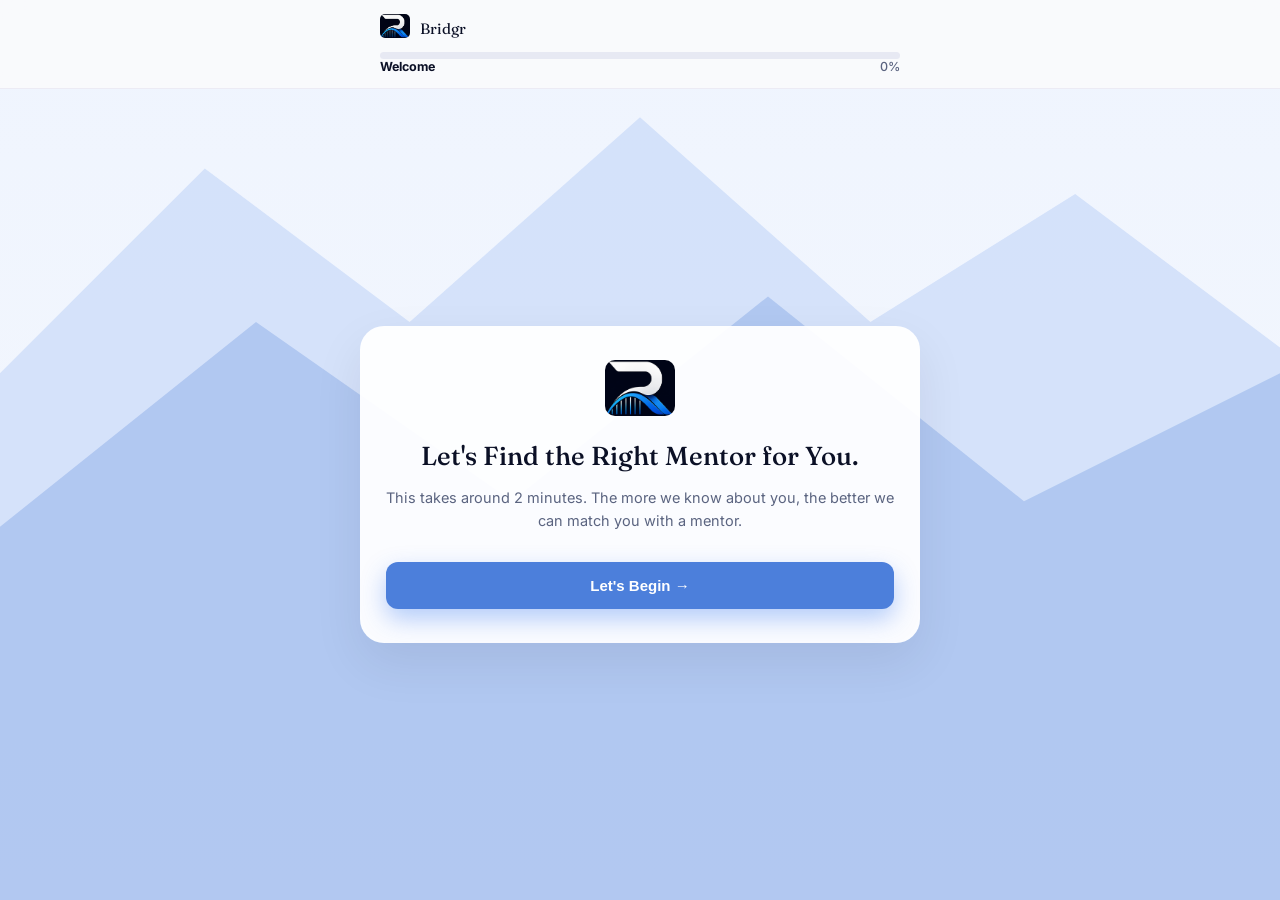
<file: form.html>
<!DOCTYPE html>
<html lang="en">
<head>
<meta charset="UTF-8" />
<meta name="viewport" content="width=device-width, initial-scale=1.0" />
<title>Find My Mentor — Bridgr</title>
<link rel="preconnect" href="https://fonts.googleapis.com">
<link href="https://fonts.googleapis.com/css2?family=Fraunces:opsz,wght@9..144,400;9..144,500;9..144,600&family=Inter:wght@400;500;600;700&display=swap" rel="stylesheet">
<link rel="icon" type="image/png" href="logo.png">
<style>
  :root{ --navy:#0B1026; --blue:#4C7FDB; --blue-light:#8FB8F5; --blue-deep:#2C4E9E; --ink:#0B1026; --muted:#5B6480; --bg:#FAFAFC; --card:#FFFFFF; --line:#ECEBF4; }
  *{box-sizing:border-box; margin:0; padding:0;}
  body{ font-family:'Inter', sans-serif; background:var(--bg); color:var(--ink); -webkit-font-smoothing:antialiased; }
  h1,h2{ font-family:'Fraunces', serif; font-weight:500; }
  a{ text-decoration:none; color:inherit; }
  .wrap{ max-width:1100px; margin:0 auto; padding:0 20px; }

  .btn{ display:inline-block; text-align:center; padding:15px 24px; border-radius:12px; font-weight:600; font-size:15px; cursor:pointer; border:none; transition:all .2s ease; width:100%; }
  .btn-primary{ background:var(--blue); color:#fff; box-shadow:0 10px 24px rgba(47,111,237,0.35); }
  .btn-primary:hover{ background:var(--blue-light); transform:translateY(-2px); }
  .btn-primary:disabled{ opacity:0.5; cursor:not-allowed; transform:none; }
  .btn-ghost{ background:rgba(255,255,255,0.85); color:var(--ink); border:1.5px solid var(--line); }
  .btn-ghost:hover{ border-color:var(--blue); }

  .form-shell{ min-height:100vh; display:flex; flex-direction:column; position:relative; }
  .scenery{ position:fixed; inset:0; z-index:0; transition:opacity 1400ms ease; }
  .scenery svg{ width:100%; height:100%; }
  .form-topbar, .form-body{ position:relative; z-index:1; }
  .form-topbar{ position:sticky; top:0; z-index:30; background:rgba(250,250,252,0.92); backdrop-filter:blur(10px); border-bottom:1px solid var(--line); padding:14px 0; }
  .form-progress-track{ height:7px; background:#E7E9F3; border-radius:999px; overflow:hidden; margin-top:10px; }
  .form-progress-fill{ height:100%; background:linear-gradient(135deg, var(--blue), var(--blue-deep)); border-radius:999px; transition:width 700ms cubic-bezier(.4,0,.2,1); width:0%; }
  .form-progress-label{ display:flex; justify-content:space-between; font-size:12.5px; color:var(--muted); font-weight:500; }
  .form-progress-label b{ color:var(--ink); }

  .form-body{ flex:1; display:flex; align-items:center; padding:40px 0 60px; }
  .form-page{ display:none; width:100%; }
  .form-page.active{ display:block; }
  .form-card{ max-width:560px; margin:0 auto; padding:0 22px; background:rgba(255,255,255,0.94); border-radius:24px; padding:34px 26px; box-shadow:0 20px 50px rgba(11,16,38,0.08); }
  .form-eyebrow{ font-size:13px; color:var(--blue); font-weight:700; margin-bottom:8px; letter-spacing:.02em; text-transform:uppercase; }
  .form-h{ font-family:'Fraunces'; font-size:27px; color:var(--ink); margin-bottom:12px; line-height:1.3; }
  .form-sub{ color:var(--muted); font-size:14.5px; line-height:1.6; margin-bottom:30px; }

  .f-group{ margin-bottom:24px; }
  .f-label{ display:block; font-size:14.5px; font-weight:700; color:var(--ink); margin-bottom:10px; }
  .f-label .req{ color:#E14B4B; }
  .f-input, .f-select, .f-textarea{ width:100%; padding:15px 16px; border-radius:12px; border:1.5px solid var(--line); font-family:'Inter'; font-size:14.5px; color:var(--ink); background:#fff; }
  .f-input:focus, .f-select:focus, .f-textarea:focus{ outline:none; border-color:var(--blue); box-shadow:0 0 0 4px rgba(47,111,237,0.12); }
  .f-textarea{ resize:vertical; min-height:90px; }
  .f-error{ font-size:12px; color:#E14B4B; margin-top:6px; display:none; }
  .f-group.invalid .f-input, .f-group.invalid .f-select, .f-group.invalid .f-textarea{ border-color:#E14B4B; }
  .f-group.invalid .f-error{ display:block; }
  .f-hint{ font-size:11.5px; color:var(--muted); margin-top:6px; }

  .chip-grid{ display:flex; flex-wrap:wrap; gap:10px; }
  .chip{ padding:11px 18px; border-radius:999px; border:1.5px solid var(--line); background:#fff; font-size:13.5px; font-weight:500; color:var(--ink); cursor:pointer; transition:all .2s ease; user-select:none; }
  .chip:hover{ border-color:var(--blue); }
  .chip.selected{ background:#EAF2FF; border-color:var(--blue); color:var(--blue); box-shadow:0 0 0 3px rgba(47,111,237,0.1); }

  .option-cards{ display:flex; flex-direction:column; gap:10px; }
  .opt-card{ display:flex; align-items:center; gap:12px; padding:14px 16px; border-radius:14px; border:1.5px solid var(--line); background:#fff; cursor:pointer; transition:all .2s ease; user-select:none; }
  .opt-card:hover{ border-color:var(--blue); transform:translateY(-2px); }
  .opt-card.selected{ border-color:var(--blue); background:#F0F6FF; box-shadow:0 0 0 3px rgba(47,111,237,0.1); }
  .opt-card .dot{ width:18px; height:18px; border-radius:50%; border:2px solid var(--line); flex-shrink:0; position:relative; }
  .opt-card.selected .dot{ border-color:var(--blue); }
  .opt-card.selected .dot::after{ content:''; position:absolute; inset:3px; border-radius:50%; background:var(--blue); }
  .opt-card .label{ font-size:14px; font-weight:500; color:var(--ink); }

  .form-nav{ display:flex; gap:12px; margin-top:32px; }
  .form-nav .btn-back{ flex:0 0 auto; padding:15px 20px; width:auto; }

  .conditional{ overflow:hidden; max-height:0; transition:max-height .35s ease; }
  .conditional.open{ max-height:200px; margin-top:14px; }

  .decl-card{ background:#F0F6FF; border:1.5px solid #D6E6FF; border-radius:16px; padding:18px; display:flex; gap:12px; align-items:flex-start; cursor:pointer; }
  .decl-card .dot{ width:20px; height:20px; border-radius:6px; border:2px solid var(--line); flex-shrink:0; margin-top:1px; position:relative; background:#fff; }
  .decl-card.selected .dot{ border-color:var(--blue); background:var(--blue); }
  .decl-card.selected .dot::after{ content:'✓'; position:absolute; inset:0; display:flex; align-items:center; justify-content:center; color:#fff; font-size:13px; }
  .decl-card p{ font-size:12.5px; color:var(--muted); line-height:1.6; }

  .loading-screen, .success-screen{ text-align:center; padding:20px 4px; }
  .loading-dots{ display:flex; gap:6px; justify-content:center; margin-bottom:18px; }
  .loading-dots span{ width:9px; height:9px; border-radius:50%; background:var(--blue); animation:ld 1.2s ease-in-out infinite; }
  .loading-dots span:nth-child(2){ animation-delay:.15s; }
  .loading-dots span:nth-child(3){ animation-delay:.3s; }
  @keyframes ld{ 0%,80%,100%{ opacity:.25; transform:scale(.8);} 40%{ opacity:1; transform:scale(1);} }
  .ref-id{ display:inline-block; margin:18px 0; padding:10px 20px; border-radius:12px; background:#EAF2FF; color:var(--blue); font-weight:700; letter-spacing:.03em; }
</style>
</head>
<body>

<div class="form-shell" id="formShell">
  <div class="scenery" id="scenery">
    <svg viewBox="0 0 500 900" preserveAspectRatio="xMidYMid slice">
      <defs>
        <linearGradient id="skyG" x1="0" y1="0" x2="0" y2="1">
          <stop id="skyStop1" offset="0%" stop-color="#EAF2FF"/>
          <stop id="skyStop2" offset="100%" stop-color="#FAFAFC"/>
        </linearGradient>
        <radialGradient id="sunG" cx="50%" cy="50%" r="50%">
          <stop id="sunStop1" offset="0%" stop-color="#FFE9C2" stop-opacity="0.95"/>
          <stop id="sunStop2" offset="100%" stop-color="#FFE9C2" stop-opacity="0"/>
        </radialGradient>
      </defs>
      <rect x="0" y="0" width="500" height="900" fill="url(#skyG)"/>
      <circle id="sunCircle" cx="380" cy="140" r="90" fill="url(#sunG)" style="transition:cx 1400ms ease, cy 1400ms ease;"/>
      <g id="clouds" opacity="0.6" fill="#fff" style="transition:opacity 1400ms ease;">
        <ellipse cx="100" cy="120" rx="40" ry="12"/>
        <ellipse cx="135" cy="112" rx="26" ry="10"/>
        <ellipse cx="330" cy="260" rx="34" ry="10"/>
      </g>
      <path id="mountainsFar" d="M0 420 L80 340 L160 400 L250 320 L340 400 L420 350 L500 410 L500 900 L0 900 Z" fill="#C9DAFA" opacity="0.7" style="transition:fill 1400ms ease;"/>
      <path id="mountainsNear" d="M0 480 L100 400 L200 470 L300 390 L400 470 L500 420 L500 900 L0 900 Z" fill="#A9C2EF" opacity="0.8" style="transition:fill 1400ms ease;"/>
    </svg>
  </div>
  <div class="form-topbar">
    <div class="wrap" style="max-width:560px;">
      <div style="display:flex; align-items:center; gap:10px;">
        <a href="index.html"><img src="logo.png" alt="Bridgr" style="height:24px; border-radius:5px;"></a>
        <span style="font-family:'Fraunces'; font-size:15px;">Bridgr</span>
      </div>
      <div class="form-progress-track"><div class="form-progress-fill" id="progFill"></div></div>
      <div class="form-progress-label"><b id="progStage">Welcome</b><span id="progPct">0%</span></div>
    </div>
  </div>

  <div class="form-body">
    <div class="wrap" style="width:100%; padding:0;">

      <section class="form-page active" data-page="0" data-progress="0" data-stage="Welcome">
        <div class="form-card" style="text-align:center;">
          <img src="logo.png" alt="Bridgr" style="height:56px; margin:0 auto 20px; border-radius:10px;">
          <h1 class="form-h" style="font-size:26px;">Let's Find the Right Mentor for You.</h1>
          <p class="form-sub">This takes around 2 minutes. The more we know about you, the better we can match you with a mentor.</p>
          <button class="btn btn-primary" onclick="goTo(1)">Let's Begin →</button>
        </div>
      </section>

      <!-- data-progress = value shown WHILE on this page (0 until this section is completed) -->
      <section class="form-page" data-page="1" data-progress="0" data-stage="About You">
        <div class="form-card">
          <p class="form-eyebrow">About You</p>
          <h2 class="form-h">Tell us the basics.</h2>

          <div class="f-group" data-required="true">
            <label class="f-label">Email <span class="req">*</span></label>
            <input class="f-input" type="email" id="q_email" placeholder="you@example.com">
            <p class="f-error">Please enter a valid email address.</p>
          </div>
          <div class="f-group" data-required="true">
            <label class="f-label">Full Name <span class="req">*</span></label>
            <input class="f-input" type="text" id="q_name" placeholder="Your full name">
            <p class="f-error">Please enter your name.</p>
          </div>
          <div class="f-group" data-required="true">
            <label class="f-label">WhatsApp Number <span class="req">*</span></label>
            <input class="f-input" type="tel" id="q_whatsapp" maxlength="10" inputmode="numeric" placeholder="10-digit number, no country code">
            <p class="f-hint">Just the 10 digits — no +91, no spaces.</p>
            <p class="f-error">Please enter a valid 10-digit WhatsApp number.</p>
          </div>
          <div class="f-group">
            <label class="f-label">NEET UG Rank</label>
            <input class="f-input" type="text" id="q_rank" placeholder="Optional">
          </div>
          <div class="f-group" data-required="true">
            <label class="f-label">NEET Score <span class="req">*</span></label>
            <input class="f-input" type="text" id="q_score" placeholder="e.g. 620">
            <p class="f-error">Please enter your NEET score.</p>
          </div>
          <div class="f-group" data-required="true">
            <label class="f-label">Domicile State <span class="req">*</span></label>
            <select class="f-select" id="q_state">
              <option value="">Select your state</option>
              <option>Andhra Pradesh</option><option>Arunachal Pradesh</option><option>Assam</option>
              <option>Bihar</option><option>Chhattisgarh</option><option>Goa</option><option>Gujarat</option>
              <option>Haryana</option><option>Himachal Pradesh</option><option>Jharkhand</option>
              <option>Karnataka</option><option>Kerala</option><option>Madhya Pradesh</option>
              <option>Maharashtra</option><option>Manipur</option><option>Meghalaya</option><option>Mizoram</option>
              <option>Nagaland</option><option>Odisha</option><option>Punjab</option><option>Rajasthan</option>
              <option>Sikkim</option><option>Tamil Nadu</option><option>Telangana</option><option>Tripura</option>
              <option>Uttar Pradesh</option><option>Uttarakhand</option><option>West Bengal</option>
              <option>Delhi</option><option>Other</option>
            </select>
            <p class="f-error">Please select your domicile state.</p>
          </div>
          <div class="f-group" data-required="true">
            <label class="f-label">Category <span class="req">*</span></label>
            <select class="f-select" id="q_category">
              <option value="">Select category</option>
              <option>General</option><option>EWS</option><option>OBC</option><option>SC</option>
              <option>ST</option><option>Other</option><option>Don't Know</option>
            </select>
            <p class="f-error">Please select your category.</p>
          </div>

          <div class="form-nav">
            <button class="btn btn-ghost btn-back" onclick="goTo(0)">Back</button>
            <button class="btn btn-primary" onclick="validateAndGo(1,2)">Continue</button>
          </div>
        </div>
      </section>

      <section class="form-page" data-page="2" data-progress="40" data-stage="Your Needs">
        <div class="form-card">
          <p class="form-eyebrow">Your Needs</p>
          <h2 class="form-h">What do you need help with?</h2>
          <p class="form-sub">Tick all that apply.</p>

          <div class="f-group">
            <div class="chip-grid" id="q_help">
              <div class="chip" data-value="College selection">College selection</div>
              <div class="chip" data-value="Counselling process">Counselling process</div>
              <div class="chip" data-value="College reviews">College reviews</div>
              <div class="chip" data-value="Hostel & campus life">Hostel &amp; campus life</div>
              <div class="chip" data-value="Academics">Academics</div>
              <div class="chip" data-value="Patient exposure">Patient exposure</div>
              <div class="chip" data-value="Internship & future opportunities">Internship &amp; future opportunities</div>
              <div class="chip" data-value="Other">Other</div>
            </div>
          </div>

          <div class="conditional" id="wrap_otherSpecify">
            <div class="f-group" id="grp_otherSpecify">
              <label class="f-label">If Other, Please Specify <span class="req">*</span></label>
              <input class="f-input" type="text" id="q_otherSpecify" placeholder="Tell us more">
              <p class="f-error">Please specify.</p>
            </div>
          </div>

          <div class="f-group">
            <label class="f-label">Which medical college(s) are you considering?</label>
            <textarea class="f-textarea" id="q_collegesConsidering" placeholder="e.g. BMCRI, KMC Manipal, MMC Chennai"></textarea>
          </div>

          <div class="f-group">
            <label class="f-label">Would you like to be matched with a mentor from a specific college?</label>
            <div class="option-cards" id="q_specificCollege">
              <div class="opt-card" data-value="Yes"><div class="dot"></div><span class="label">Yes</span></div>
              <div class="opt-card" data-value="No preference"><div class="dot"></div><span class="label">No preference</span></div>
            </div>
          </div>

          <div class="conditional" id="wrap_whichCollege">
            <div class="f-group">
              <label class="f-label">If Yes: Which college?</label>
              <input class="f-input" type="text" id="q_whichCollege" placeholder="Name the college">
            </div>
          </div>

          <div class="form-nav">
            <button class="btn btn-ghost btn-back" onclick="goTo(1)">Back</button>
            <button class="btn btn-primary" onclick="validateAndGo(2,3)">Continue</button>
          </div>
        </div>
      </section>

      <section class="form-page" data-page="3" data-progress="65" data-stage="Preferences">
        <div class="form-card">
          <p class="form-eyebrow">Preferences</p>
          <h2 class="form-h">A little about how you'd like to connect.</h2>

          <div class="f-group" data-required="true">
            <label class="f-label">Preferred language <span class="req">*</span></label>
            <div class="option-cards" id="q_language">
              <div class="opt-card" data-value="English"><div class="dot"></div><span class="label">English</span></div>
              <div class="opt-card" data-value="Hindi"><div class="dot"></div><span class="label">Hindi</span></div>
              <div class="opt-card" data-value="Kannada"><div class="dot"></div><span class="label">Kannada</span></div>
              <div class="opt-card" data-value="Other"><div class="dot"></div><span class="label">Other</span></div>
            </div>
            <p class="f-error">Please select a language.</p>
          </div>
          <div class="conditional" id="wrap_languageOther">
            <div class="f-group">
              <label class="f-label">Which language?</label>
              <select class="f-select" id="q_languageOther">
                <option value="">Select a language</option>
                <option>Bengali</option><option>Marathi</option><option>Telugu</option><option>Tamil</option>
                <option>Gujarati</option><option>Urdu</option><option>Malayalam</option><option>Punjabi</option>
                <option>Odia</option><option>Assamese</option><option>Maithili</option><option>Bhojpuri</option>
              </select>
            </div>
          </div>

          <div class="f-group" data-required="true">
            <label class="f-label">Preferred mode of guidance <span class="req">*</span></label>
            <div class="option-cards" id="q_mode">
              <div class="opt-card" data-value="WhatsApp Chat"><div class="dot"></div><span class="label">WhatsApp Chat</span></div>
              <div class="opt-card" data-value="Voice Call"><div class="dot"></div><span class="label">Voice Call</span></div>
              <div class="opt-card" data-value="Video Call"><div class="dot"></div><span class="label">Video Call</span></div>
              <div class="opt-card" data-value="No Preference"><div class="dot"></div><span class="label">No Preference</span></div>
            </div>
            <p class="f-error">Please select a mode.</p>
          </div>

          <div class="f-group" data-required="true">
            <label class="f-label">What specific questions or concerns would you like your mentor to help you with? <span class="req">*</span></label>
            <textarea class="f-textarea" id="q_concerns" placeholder="Share as much detail as you can"></textarea>
            <p class="f-error">Please share your questions or concerns.</p>
          </div>

          <div class="f-group" data-required="true">
            <label class="f-label">Is this your first time attempting the NEET UG exam? <span class="req">*</span></label>
            <div class="option-cards" id="q_firstAttempt">
              <div class="opt-card" data-value="Yes, this is my first attempt (Fresher)"><div class="dot"></div><span class="label">Yes, this is my first attempt (Fresher)</span></div>
              <div class="opt-card" data-value="No, I am a repeater / dropper"><div class="dot"></div><span class="label">No, I am a repeater / dropper</span></div>
            </div>
            <p class="f-error">Please select an option.</p>
          </div>

          <div class="f-group" data-required="true">
            <label class="f-label">How urgent is your requirement for guidance? <span class="req">*</span></label>
            <select class="f-select" id="q_urgency">
              <option value="">Select one</option>
              <option>I need help immediately (Counselling is ongoing)</option>
              <option>I have time, but want to prepare early</option>
              <option>Just exploring options</option>
            </select>
            <p class="f-error">Please select an option.</p>
          </div>

          <div class="f-group">
            <label class="f-label">Would you prefer a mentor with a specific background to better relate to your journey?</label>
            <div class="option-cards" id="q_background">
              <div class="opt-card" data-value="Yes, I'd prefer someone who was also a repeater"><div class="dot"></div><span class="label">Yes, I'd prefer someone who was also a repeater</span></div>
              <div class="opt-card" data-value="Yes, I'd prefer someone who cracked it on their first attempt"><div class="dot"></div><span class="label">Yes, I'd prefer someone who cracked it on their first attempt</span></div>
              <div class="opt-card" data-value="No preference"><div class="dot"></div><span class="label">No preference</span></div>
            </div>
          </div>

          <div class="f-group" data-required="true">
            <label class="f-label">How did you hear about Bridgr? <span class="req">*</span></label>
            <select class="f-select" id="q_heard">
              <option value="">Select one</option>
              <option>From a friend</option>
              <option>Instagram</option>
              <option>WhatsApp group</option>
              <option>Other</option>
            </select>
            <p class="f-error">Please select an option.</p>
          </div>

          <div class="form-nav">
            <button class="btn btn-ghost btn-back" onclick="goTo(2)">Back</button>
            <button class="btn btn-primary" onclick="validateAndGo(3,4)">Continue</button>
          </div>
        </div>
      </section>

      <section class="form-page" data-page="4" data-progress="85" data-stage="Almost Done">
        <div class="form-card">
          <p class="form-eyebrow">Almost there</p>
          <h2 class="form-h">Just one last thing.</h2>

          <div class="decl-card" id="q_declaration" onclick="toggleDeclaration()">
            <div class="dot"></div>
            <p><b>Declaration:</b> I understand that Bridgr connects me with verified MBBS students who share guidance based on their personal experiences. Bridgr does not provide official counselling or admission services, and final admission decisions remain my responsibility. I agree and accept these terms.</p>
          </div>

          <div class="form-nav">
            <button class="btn btn-ghost btn-back" onclick="goTo(3)">Back</button>
            <button class="btn btn-primary" id="submitBtn" onclick="submitForm()" disabled>Find My Mentor</button>
          </div>
        </div>
      </section>

      <section class="form-page" data-page="loading" data-progress="100" data-stage="Complete">
        <div class="form-card">
          <div class="loading-screen">
            <div class="loading-dots"><span></span><span></span><span></span></div>
            <p style="font-family:'Fraunces'; font-size:18px;">Finding the best mentor for you...</p>
          </div>
        </div>
      </section>

      <section class="form-page" data-page="success" data-progress="100" data-stage="Complete">
        <div class="form-card">
          <div class="success-screen">
            <div style="font-size:42px; margin-bottom:6px;">🎉</div>
            <h2 class="form-h">You're In!</h2>
            <p class="form-sub" style="margin-bottom:0;">We'll carefully match you with a verified mentor based on your preferences.</p>
            <div class="ref-id" id="refId">BRD-2026-0001</div>
            <p class="form-sub">Need immediate help? Reach out to us on WhatsApp.</p>
            <a class="btn btn-primary" style="display:block; margin-bottom:12px;" href="https://chat.whatsapp.com/FCxniqSXUYDHcK1VcQtfHZ?s=cl&p=a&mlu=4&amv=2" target="_blank" rel="noreferrer">Chat on WhatsApp</a>
            <a class="btn btn-ghost" style="display:block;" href="index.html">Return Home</a>
          </div>
        </div>
      </section>

    </div>
  </div>
</div>

<script>
  const sceneStages = {
    0:{ sky1:'#EAF2FF', sky2:'#FAFAFC', sun:'#FFE9C2', sunX:380, sunY:140, far:'#C9DAFA', near:'#A9C2EF', cloud:0.6 },
    1:{ sky1:'#EAF2FF', sky2:'#F3F7FF', sun:'#FFE3C2', sunX:340, sunY:120, far:'#C3D6F7', near:'#9FBBEC', cloud:0.55 },
    2:{ sky1:'#E3F0E9', sky2:'#EAF2FF', sun:'#FFF0C9', sunX:300, sunY:160, far:'#BFE0D3', near:'#94C9B5', cloud:0.5 },
    3:{ sky1:'#EFEAFB', sky2:'#EAF2FF', sun:'#F6D9F0', sunX:260, sunY:180, far:'#D2C7F2', near:'#B2A0E6', cloud:0.45 },
    4:{ sky1:'#EAF2FF', sky2:'#F5F9FF', sun:'#FFE9C2', sunX:220, sunY:150, far:'#C9DAFA', near:'#A9C2EF', cloud:0.5 },
    loading:{ sky1:'#DCEBFF', sky2:'#EAF2FF', sun:'#FFE9C2', sunX:250, sunY:130, far:'#C3D6F7', near:'#9FBBEC', cloud:0.5 },
    success:{ sky1:'#E3FBEC', sky2:'#EAF2FF', sun:'#FFF3C2', sunX:250, sunY:100, far:'#BFE9D0', near:'#93D9AE', cloud:0.4 }
  };
  function applyScene(stage){
    const s = sceneStages[stage] || sceneStages[0];
    document.getElementById('skyStop1').setAttribute('stop-color', s.sky1);
    document.getElementById('skyStop2').setAttribute('stop-color', s.sky2);
    document.getElementById('sunStop1').setAttribute('stop-color', s.sun);
    document.getElementById('sunCircle').setAttribute('cx', s.sunX);
    document.getElementById('sunCircle').setAttribute('cy', s.sunY);
    document.getElementById('mountainsFar').setAttribute('fill', s.far);
    document.getElementById('mountainsNear').setAttribute('fill', s.near);
    document.getElementById('clouds').style.opacity = s.cloud;
  }
  applyScene(0);
  const progFill = document.getElementById('progFill');
  const progStage = document.getElementById('progStage');
  const progPct = document.getElementById('progPct');

  function setProgress(pct, stage){ progFill.style.width = pct + '%'; progStage.textContent = stage; progPct.textContent = pct + '%'; }

  function goTo(page){
    document.querySelectorAll('.form-page').forEach(p => p.classList.remove('active'));
    const target = document.querySelector('.form-page[data-page="'+page+'"]');
    target.classList.add('active');
    setProgress(target.dataset.progress, target.dataset.stage);
    applyScene(page);
    window.scrollTo({top:0, behavior:'smooth'});
  }

  document.querySelectorAll('#q_help .chip').forEach(chip => {
    chip.addEventListener('click', () => {
      chip.classList.toggle('selected');
      const otherSelected = document.querySelector('#q_help .chip[data-value="Other"]').classList.contains('selected');
      document.getElementById('wrap_otherSpecify').classList.toggle('open', otherSelected);
    });
  });

  function bindSingleSelect(id, onChange){
    const group = document.getElementById(id);
    group.querySelectorAll('.opt-card').forEach(card => {
      card.addEventListener('click', () => {
        group.querySelectorAll('.opt-card').forEach(c => c.classList.remove('selected'));
        card.classList.add('selected');
        if (onChange) onChange(card.dataset.value);
      });
    });
  }
  bindSingleSelect('q_specificCollege', (val) => document.getElementById('wrap_whichCollege').classList.toggle('open', val === 'Yes'));
  bindSingleSelect('q_language', (val) => document.getElementById('wrap_languageOther').classList.toggle('open', val === 'Other'));
  bindSingleSelect('q_mode');
  bindSingleSelect('q_firstAttempt');
  bindSingleSelect('q_background');

  document.getElementById('q_whatsapp').addEventListener('input', (e) => {
    e.target.value = e.target.value.replace(/\D/g,'').slice(0,10);
  });

  function toggleDeclaration(){
    const card = document.getElementById('q_declaration');
    card.classList.toggle('selected');
    const btn = document.getElementById('submitBtn');
    btn.disabled = !card.classList.contains('selected');
  }

  function getSelected(id){ const sel = document.querySelector('#'+id+' .opt-card.selected'); return sel ? sel.dataset.value : ''; }
  function getChips(id){ return Array.from(document.querySelectorAll('#'+id+' .chip.selected')).map(c => c.dataset.value); }

  function validateAndGo(fromPage, toPage){
    const page = document.querySelector('.form-page[data-page="'+fromPage+'"]');
    let valid = true;
    page.querySelectorAll('.f-group[data-required="true"]').forEach(group => {
      const input = group.querySelector('.f-input, .f-select, .f-textarea');
      let ok = true;
      if (input) ok = input.value.trim() !== '';
      const optCards = group.querySelector('.option-cards');
      if (optCards) ok = !!optCards.querySelector('.opt-card.selected');
      group.classList.toggle('invalid', !ok);
      if (!ok) valid = false;
    });
    if (fromPage === 1) {
      const wa = document.getElementById('q_whatsapp');
      const waGroup = wa.closest('.f-group');
      const waOk = /^\d{10}$/.test(wa.value.trim());
      waGroup.classList.toggle('invalid', !waOk);
      if (!waOk) valid = false;
    }
    const otherChecked = document.querySelector('#q_help .chip[data-value="Other"]')?.classList.contains('selected');
    if (fromPage === 2 && otherChecked) {
      const otherInput = document.getElementById('q_otherSpecify');
      const grp = document.getElementById('grp_otherSpecify');
      const ok = otherInput.value.trim() !== '';
      grp.classList.toggle('invalid', !ok);
      if (!ok) valid = false;
    }
    if (!valid) return;
    goTo(toPage);
  }

  const ASPIRANT_ENDPOINT = 'https://script.google.com/macros/s/AKfycbwKLwwoe8L8JCEVPc5mmAd13qj9jsDkcLolPKmM2ggqNiwxGIZo-d5sehDsImLtKxqs/exec';

  function submitForm(){
    const refId = 'BRD-2026-' + String(Math.floor(1000 + Math.random()*9000));
    const answers = {
      referenceId: refId,
      email: document.getElementById('q_email').value,
      name: document.getElementById('q_name').value,
      whatsapp: document.getElementById('q_whatsapp').value,
      rank: document.getElementById('q_rank').value,
      score: document.getElementById('q_score').value,
      state: document.getElementById('q_state').value,
      category: document.getElementById('q_category').value,
      help: getChips('q_help'),
      otherSpecify: document.getElementById('q_otherSpecify').value,
      collegesConsidering: document.getElementById('q_collegesConsidering').value,
      specificCollege: getSelected('q_specificCollege'),
      whichCollege: document.getElementById('q_whichCollege').value,
      language: getSelected('q_language'),
      languageOther: document.getElementById('q_languageOther').value,
      mode: getSelected('q_mode'),
      concerns: document.getElementById('q_concerns').value,
      firstAttempt: getSelected('q_firstAttempt'),
      urgency: document.getElementById('q_urgency').value,
      background: getSelected('q_background'),
      heard: document.getElementById('q_heard').value
    };

    fetch(ASPIRANT_ENDPOINT, {
      method: 'POST',
      mode: 'no-cors',
      headers: { 'Content-Type': 'text/plain;charset=utf-8' },
      body: JSON.stringify(answers)
    }).catch(err => console.error('Submission error:', err));

    goTo('loading');
    setTimeout(() => {
      document.getElementById('refId').textContent = refId;
      goTo('success');
    }, 1400);
  }
</script>
</body>
</html>
</file>
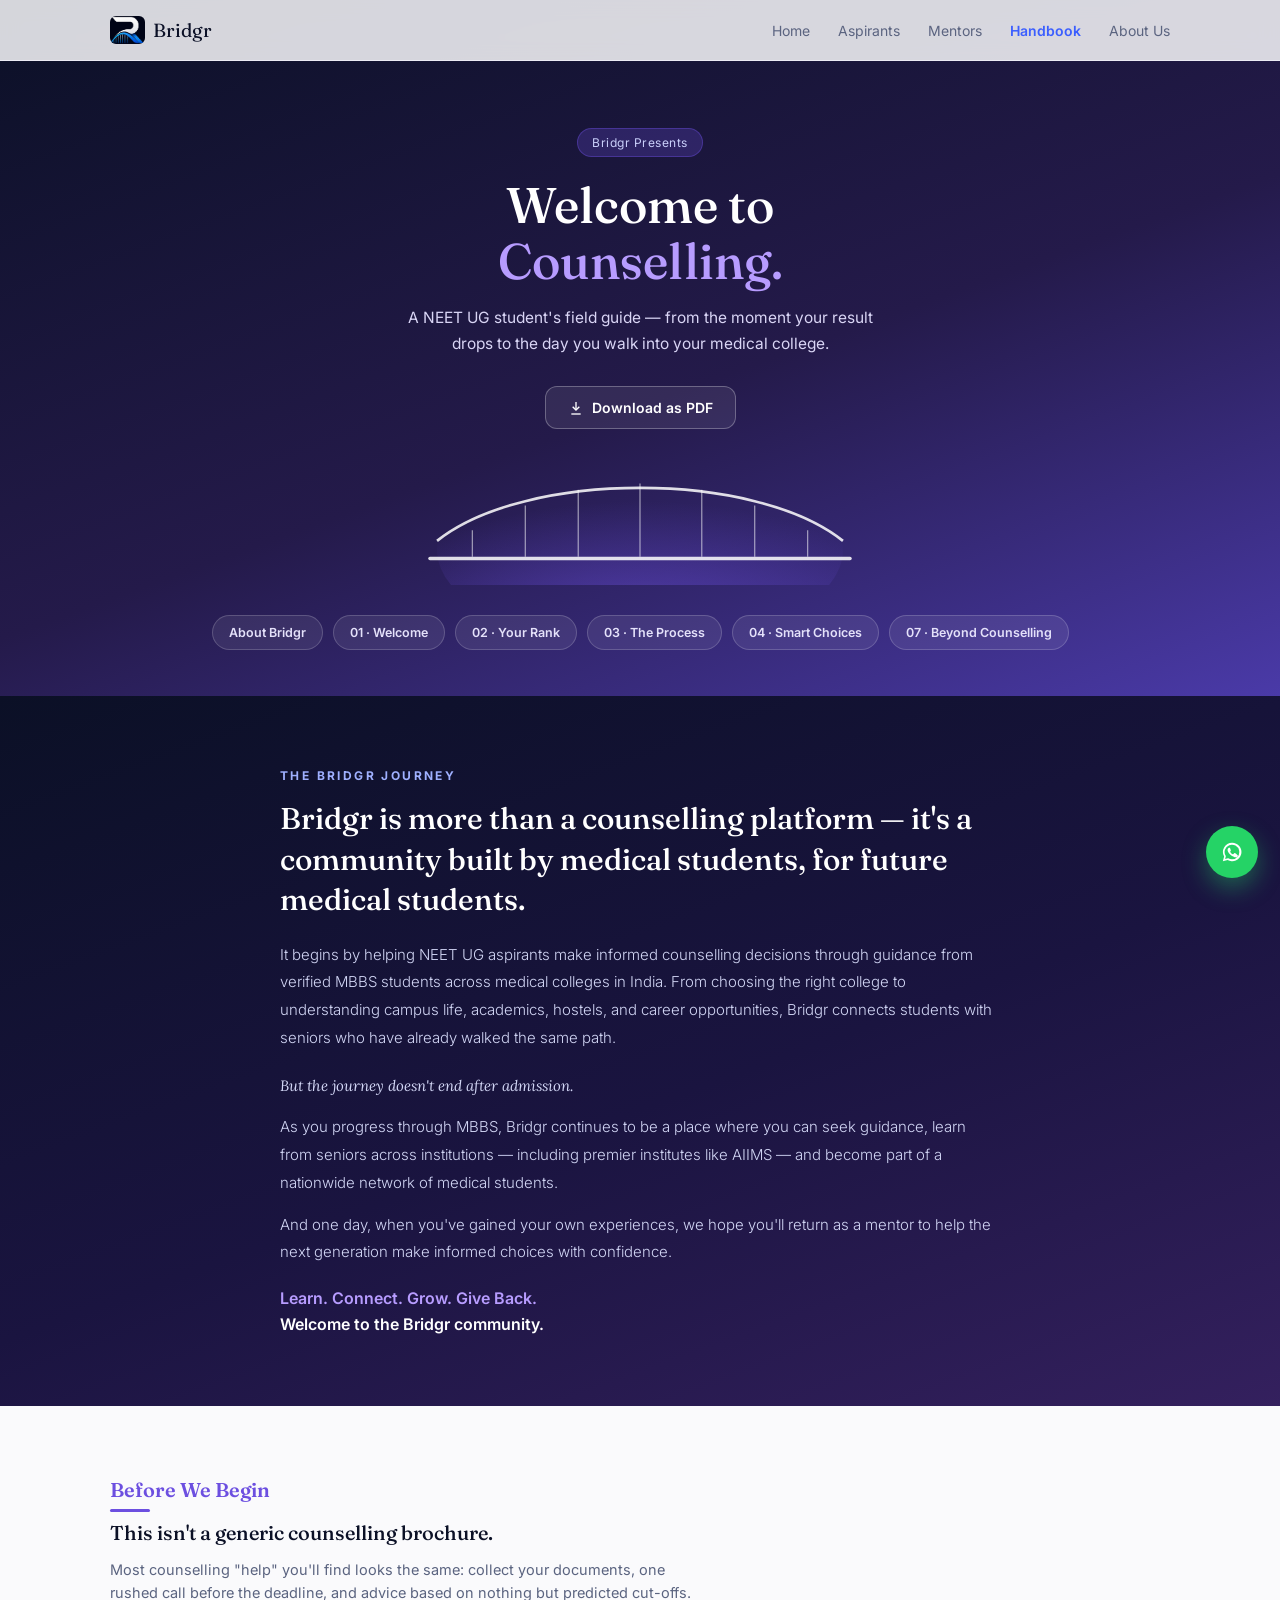
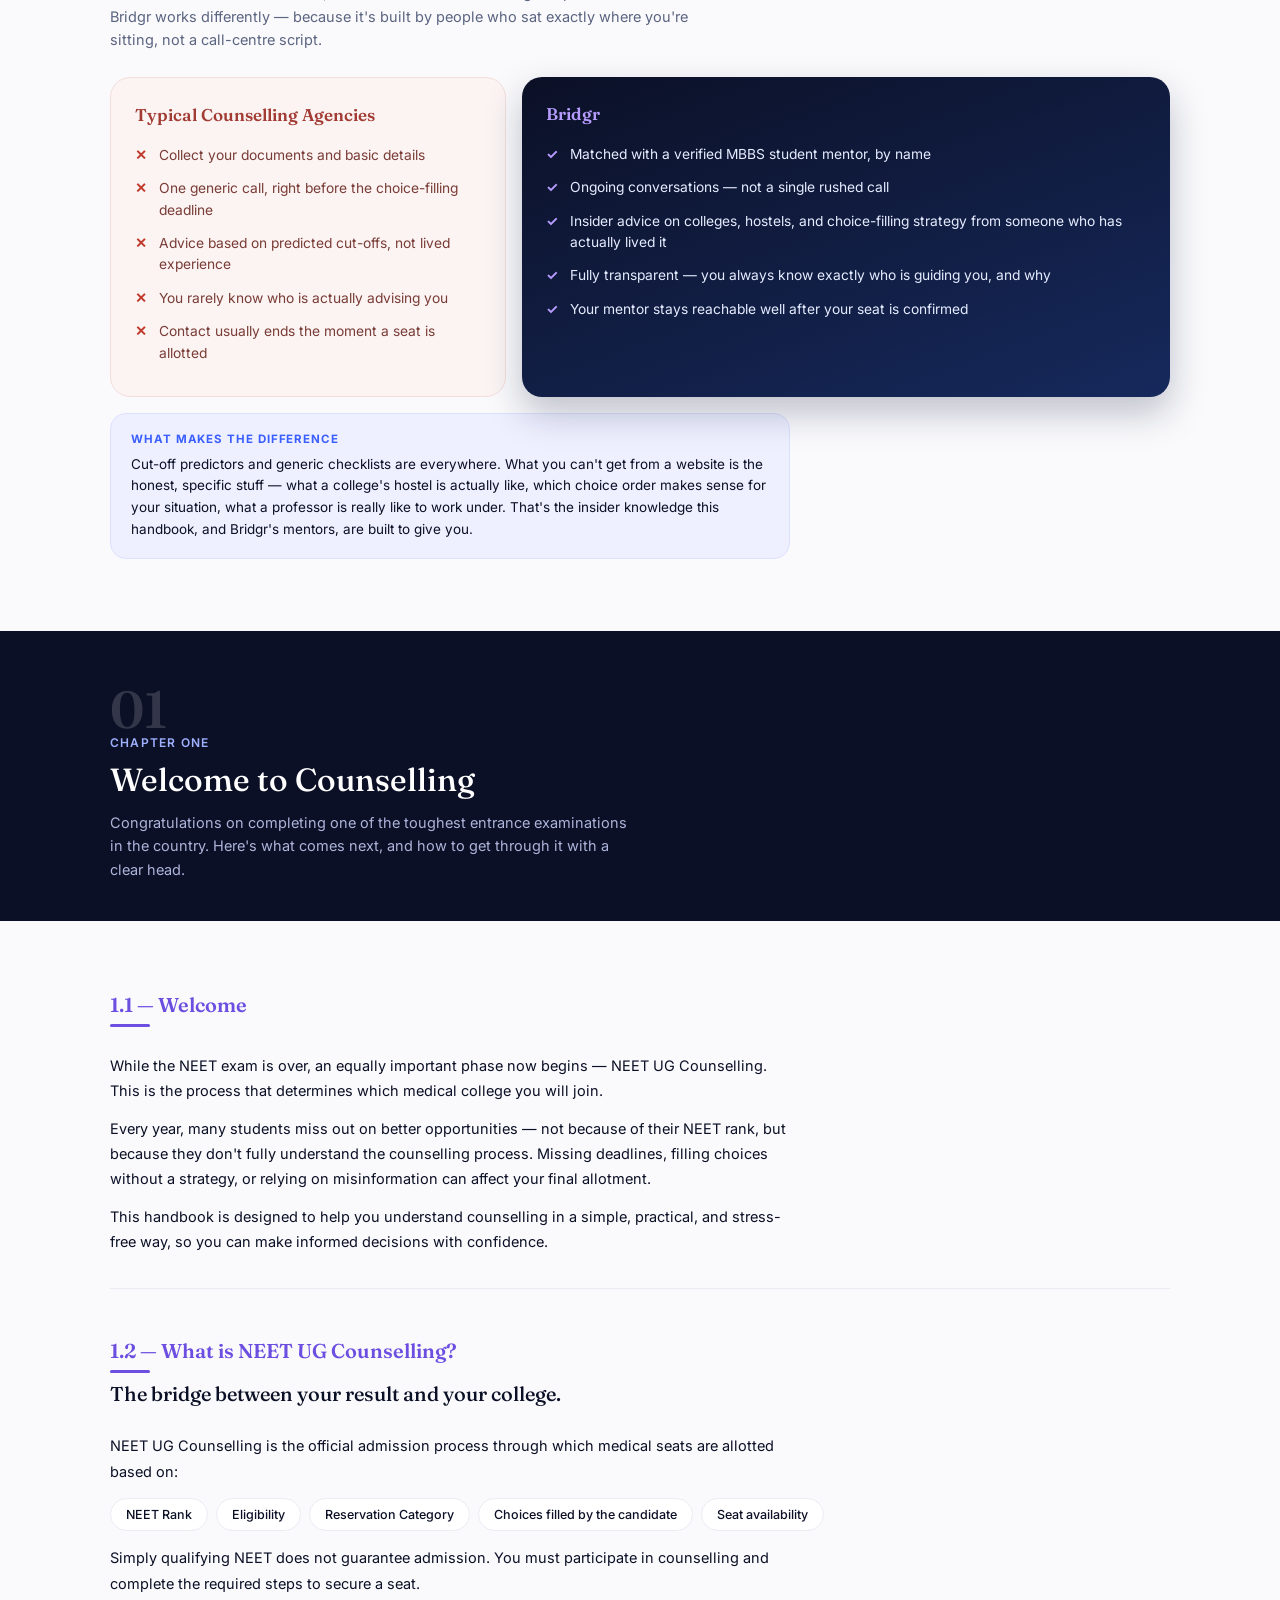
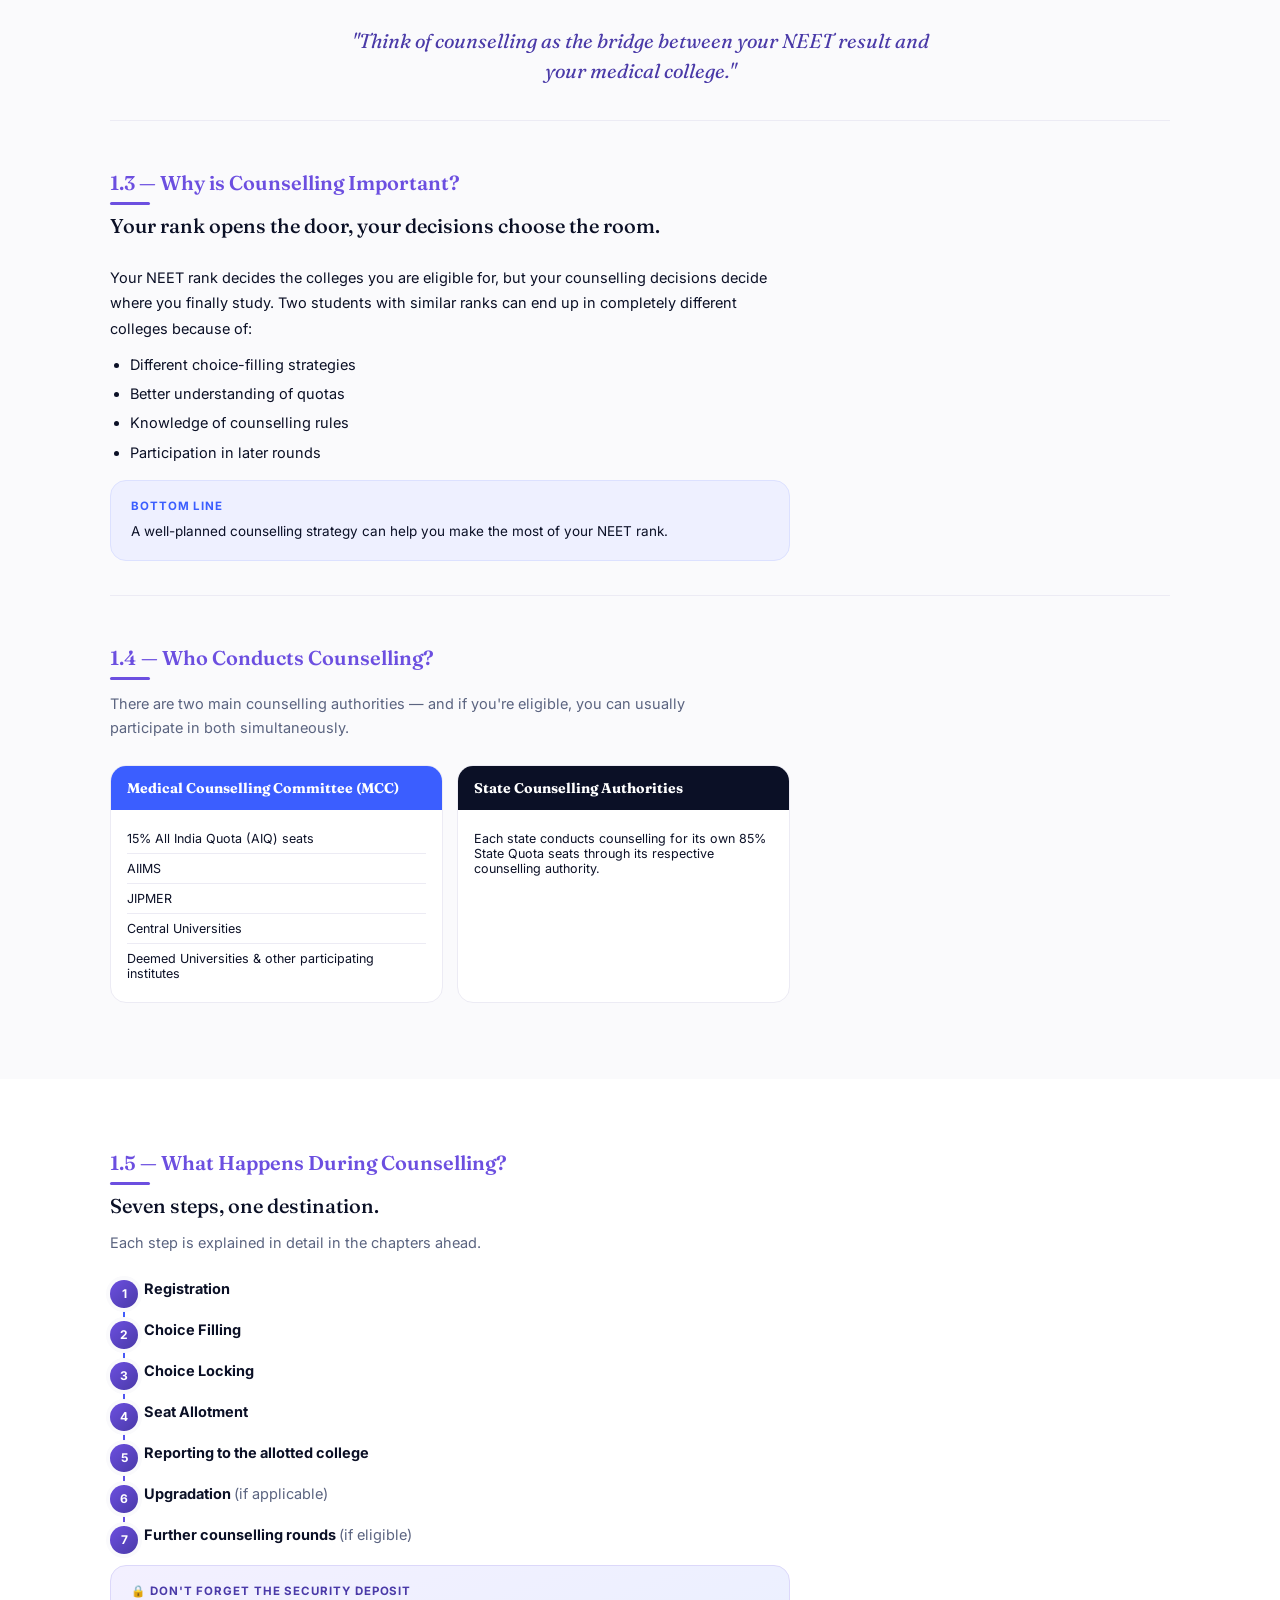
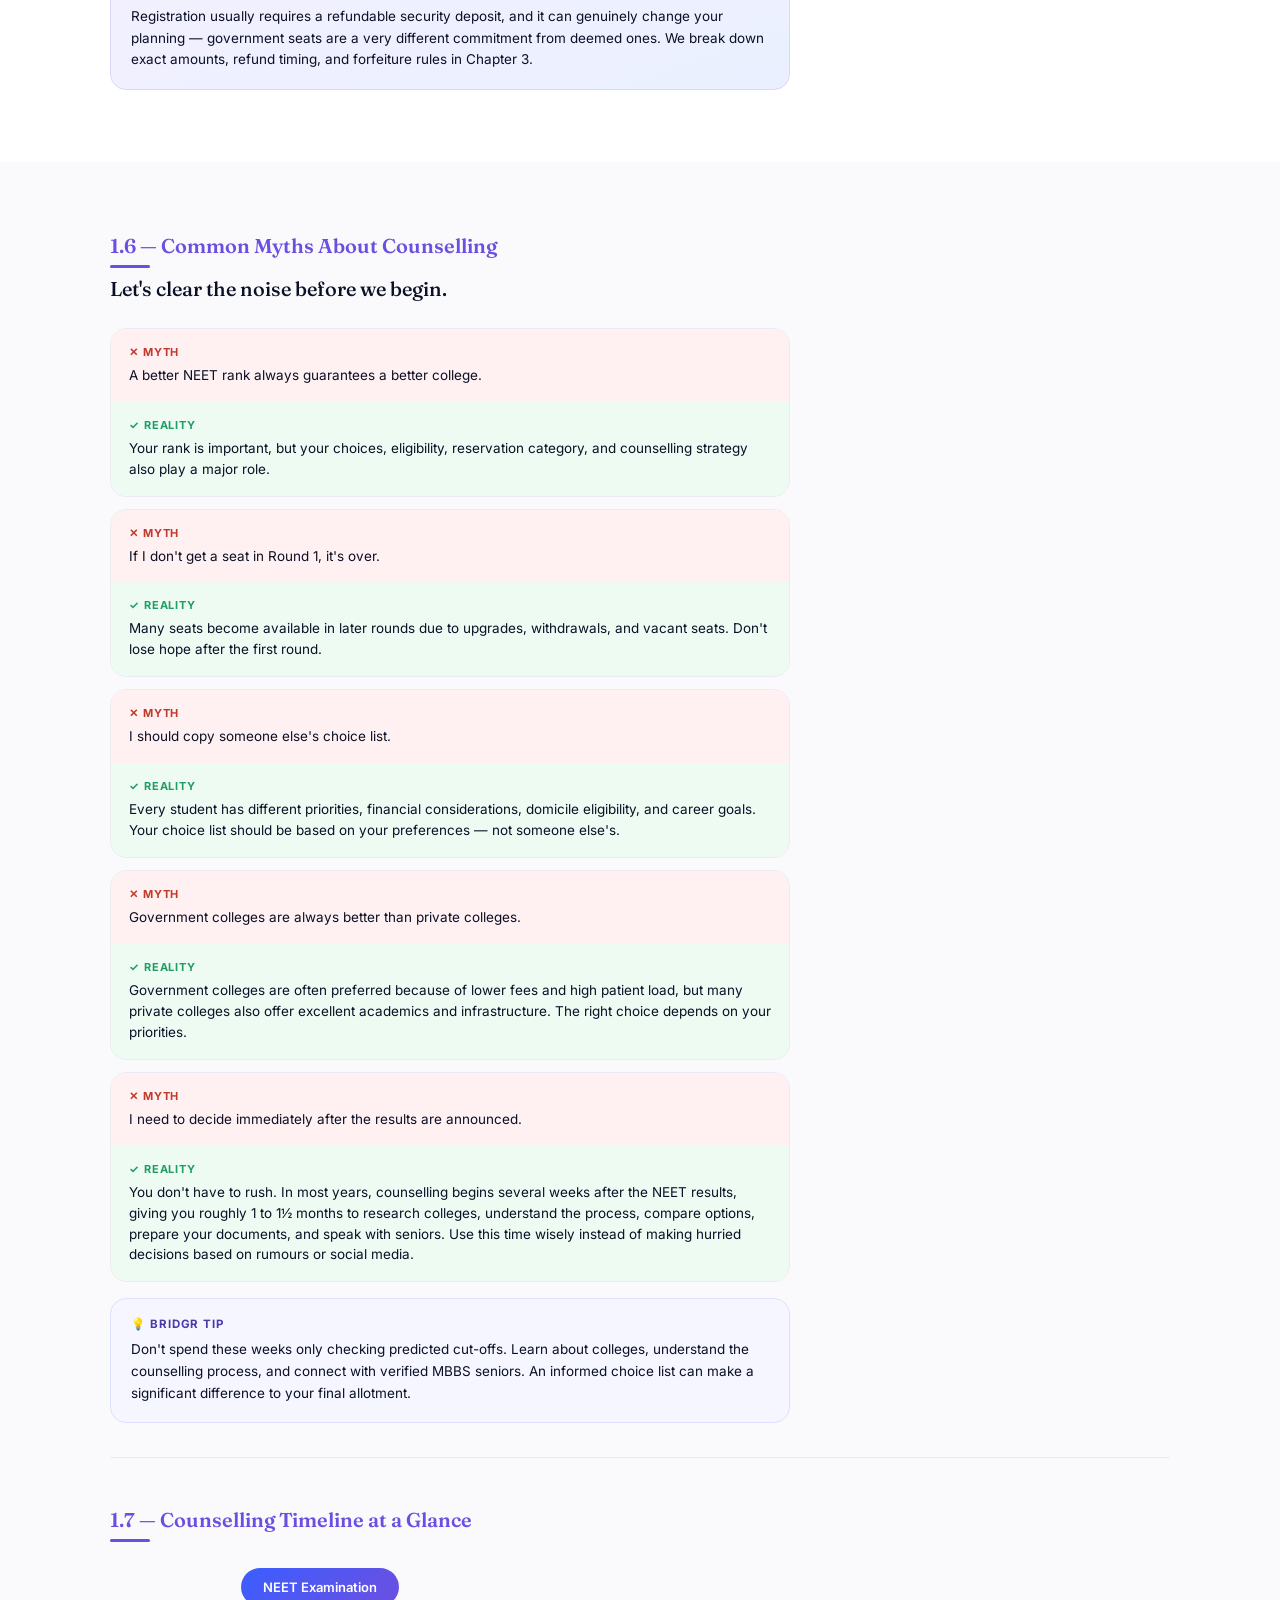
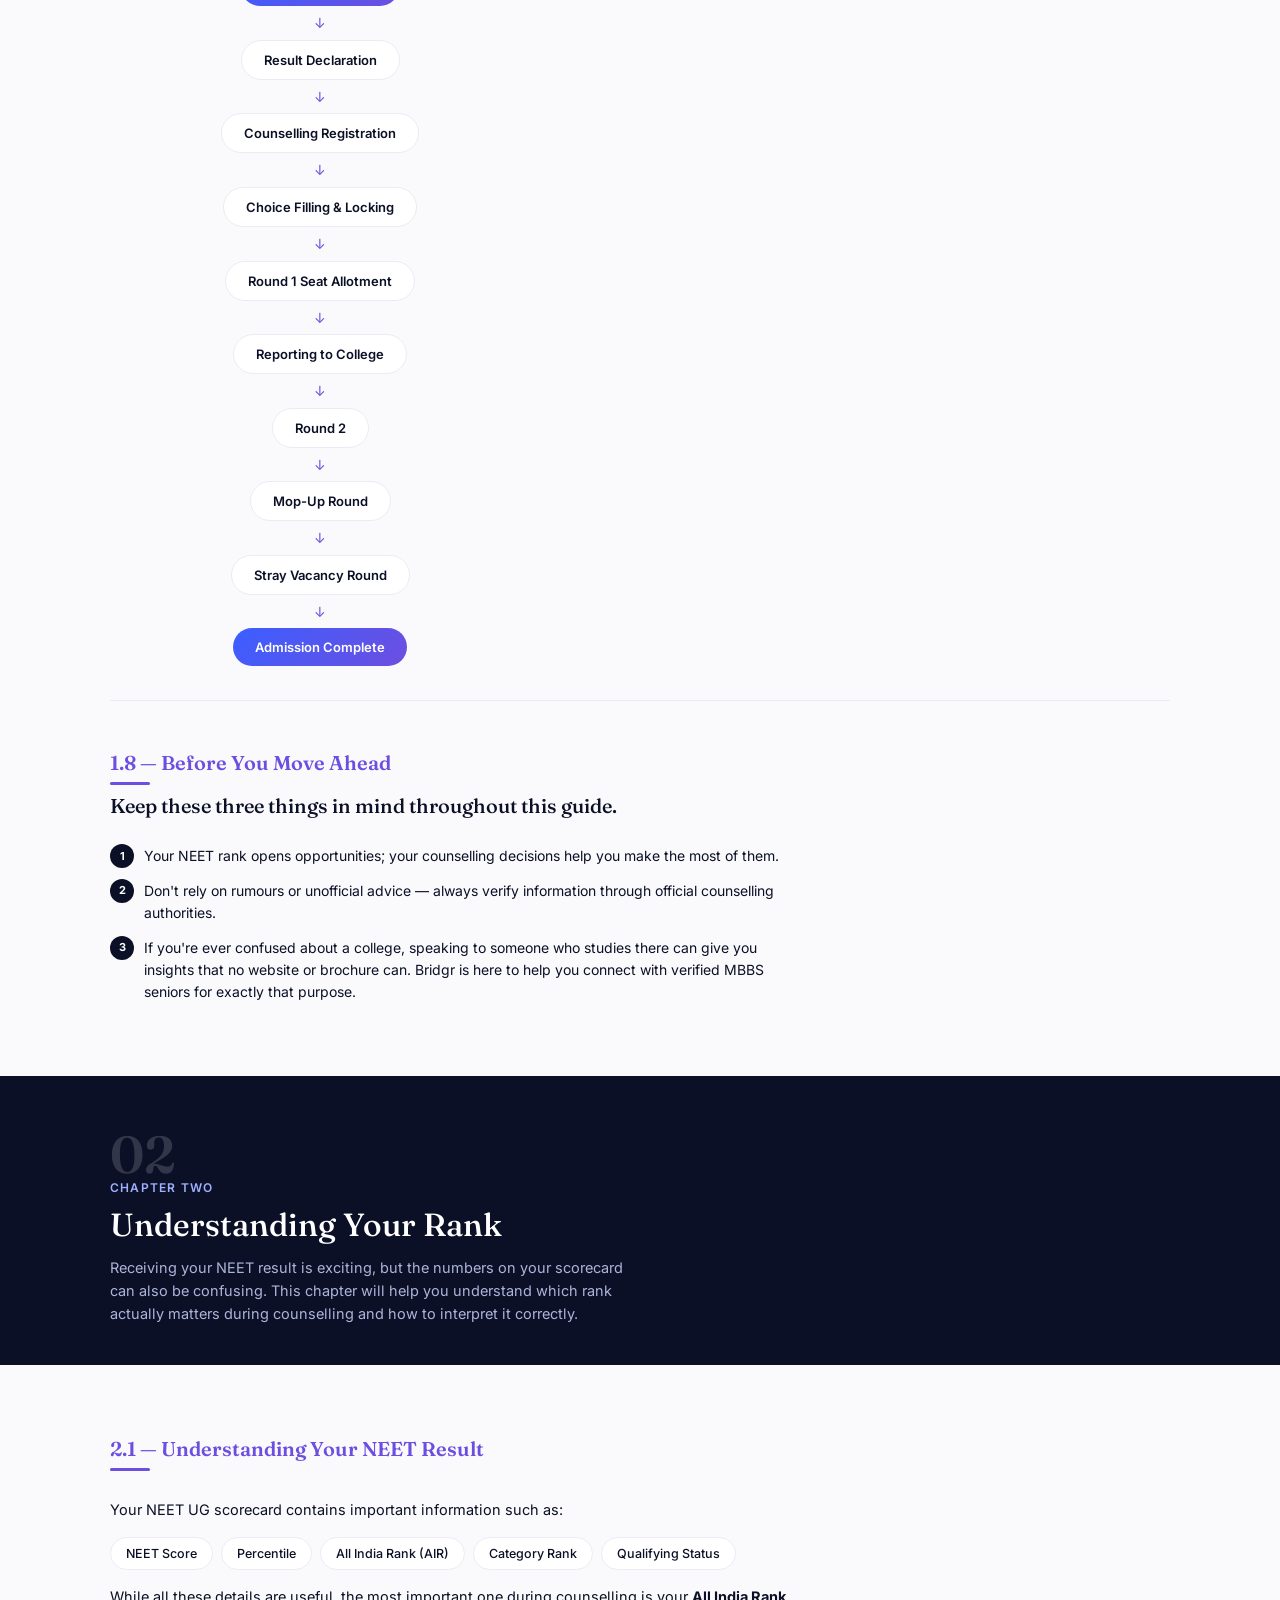
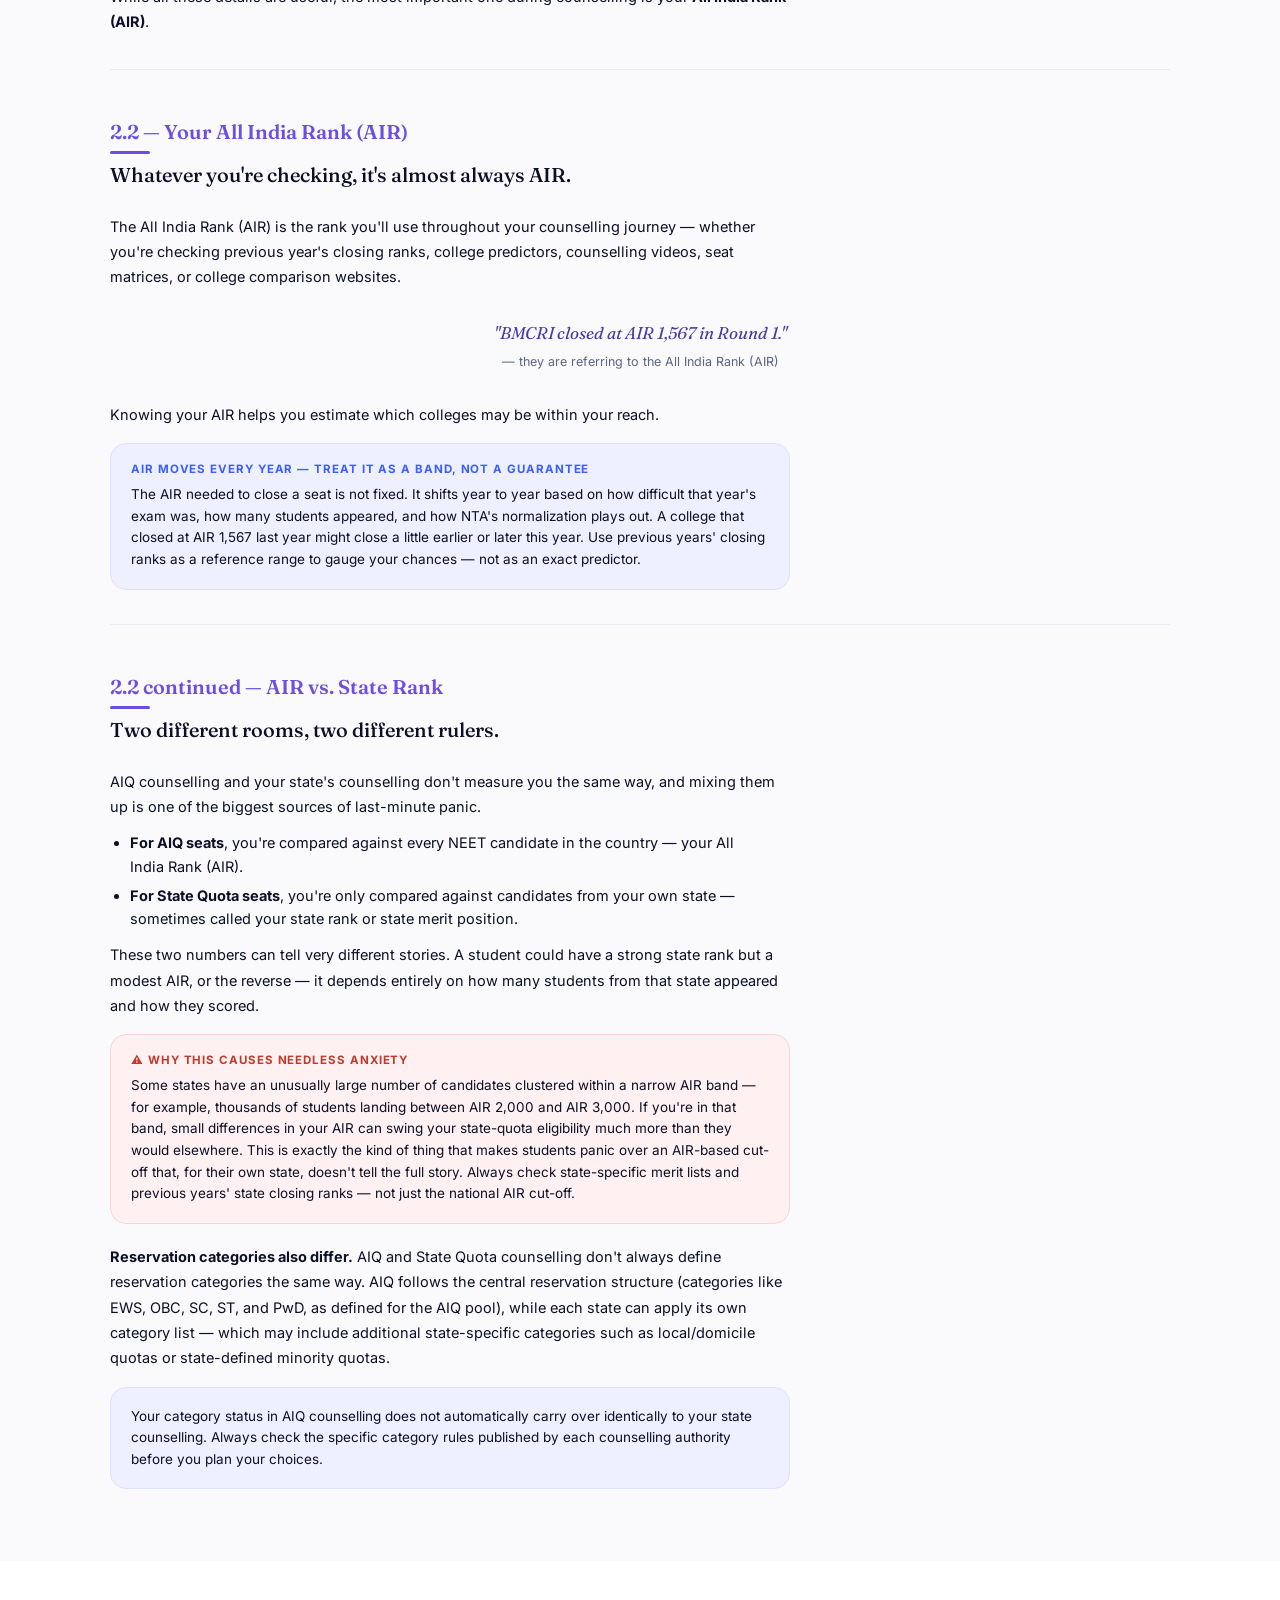
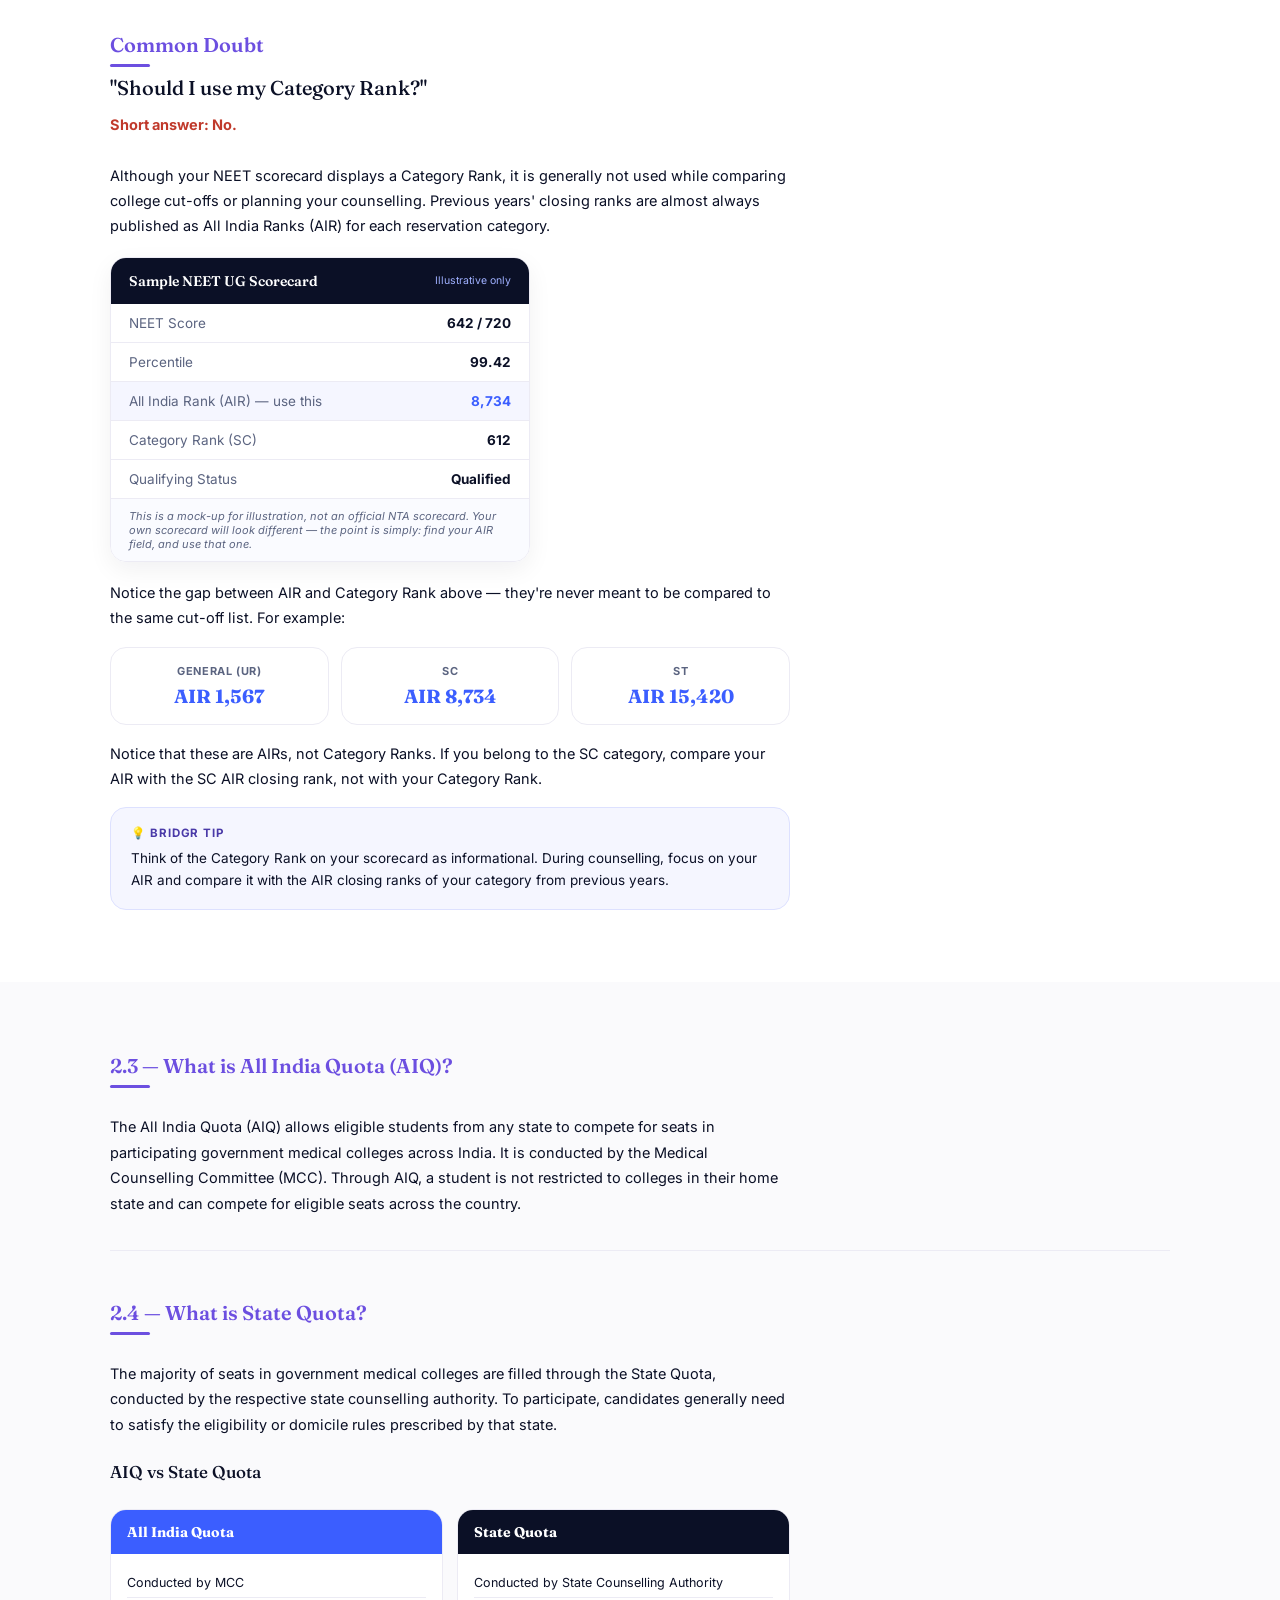
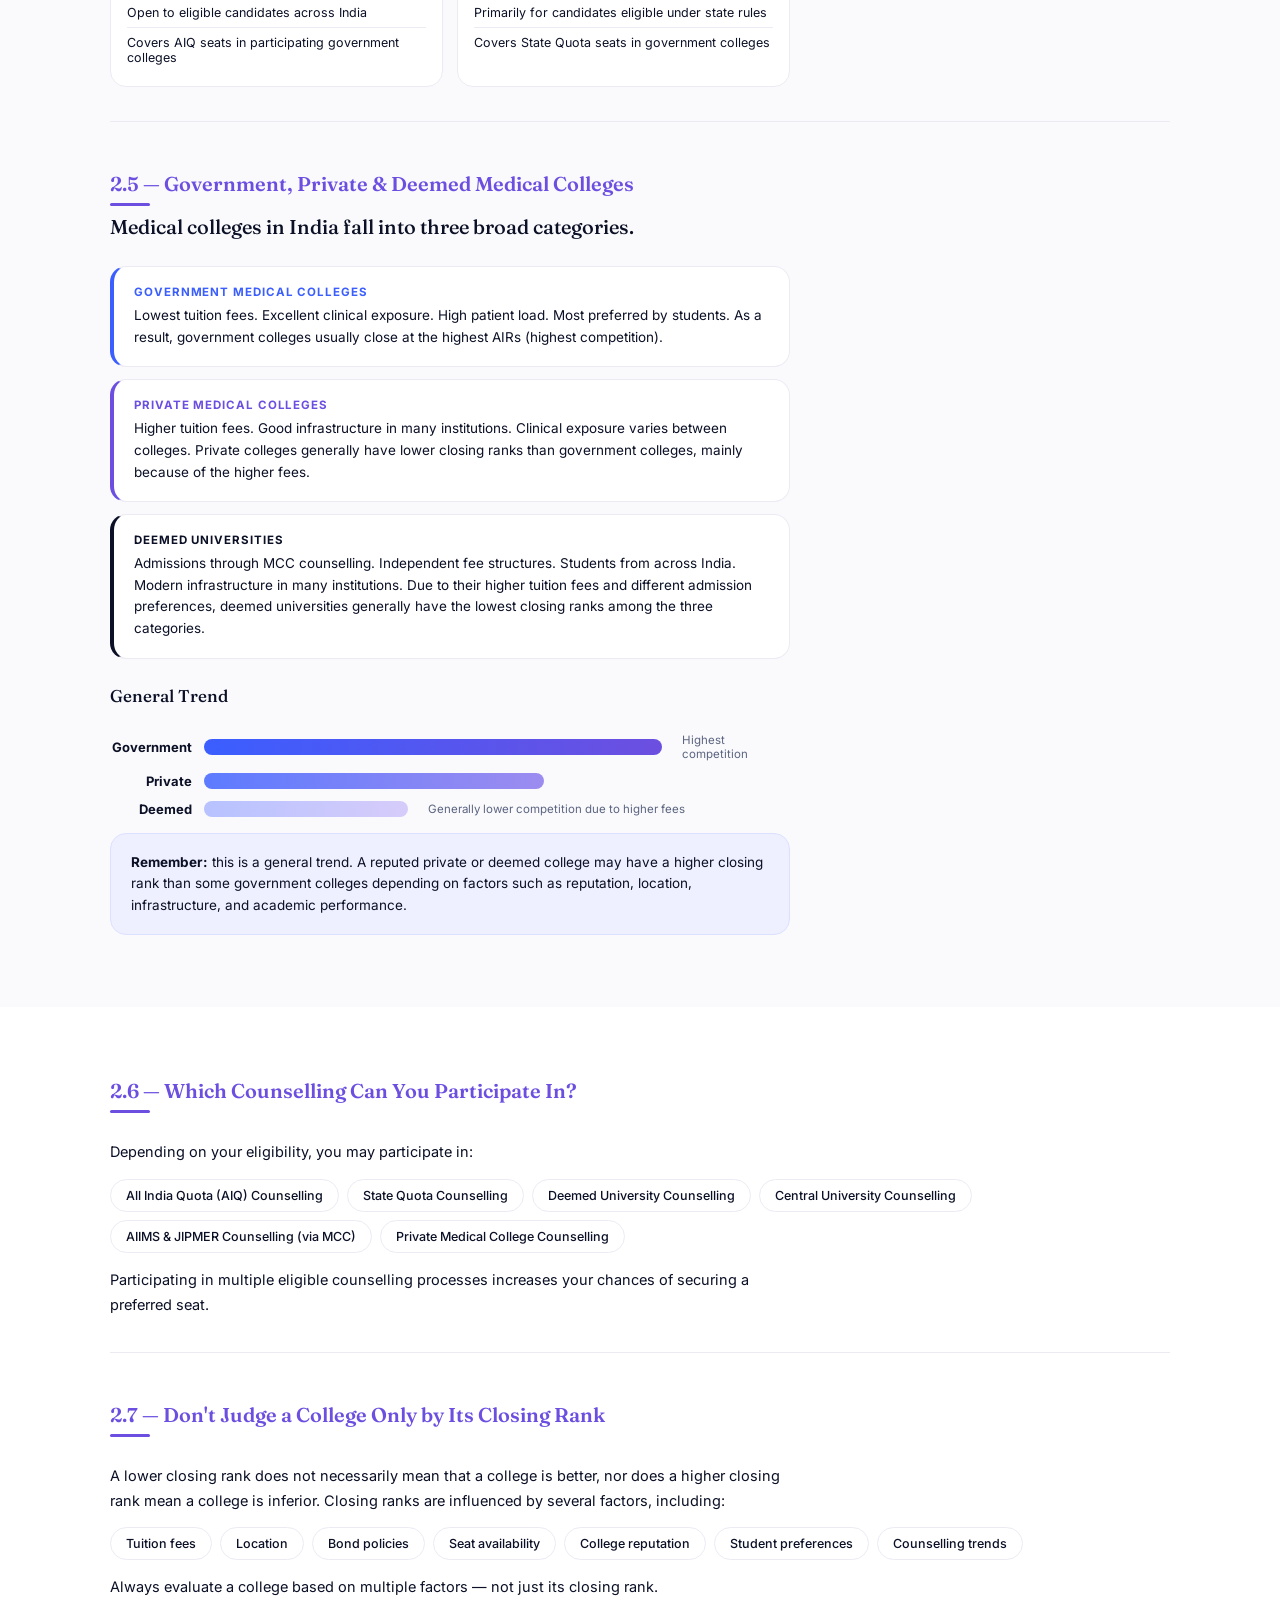
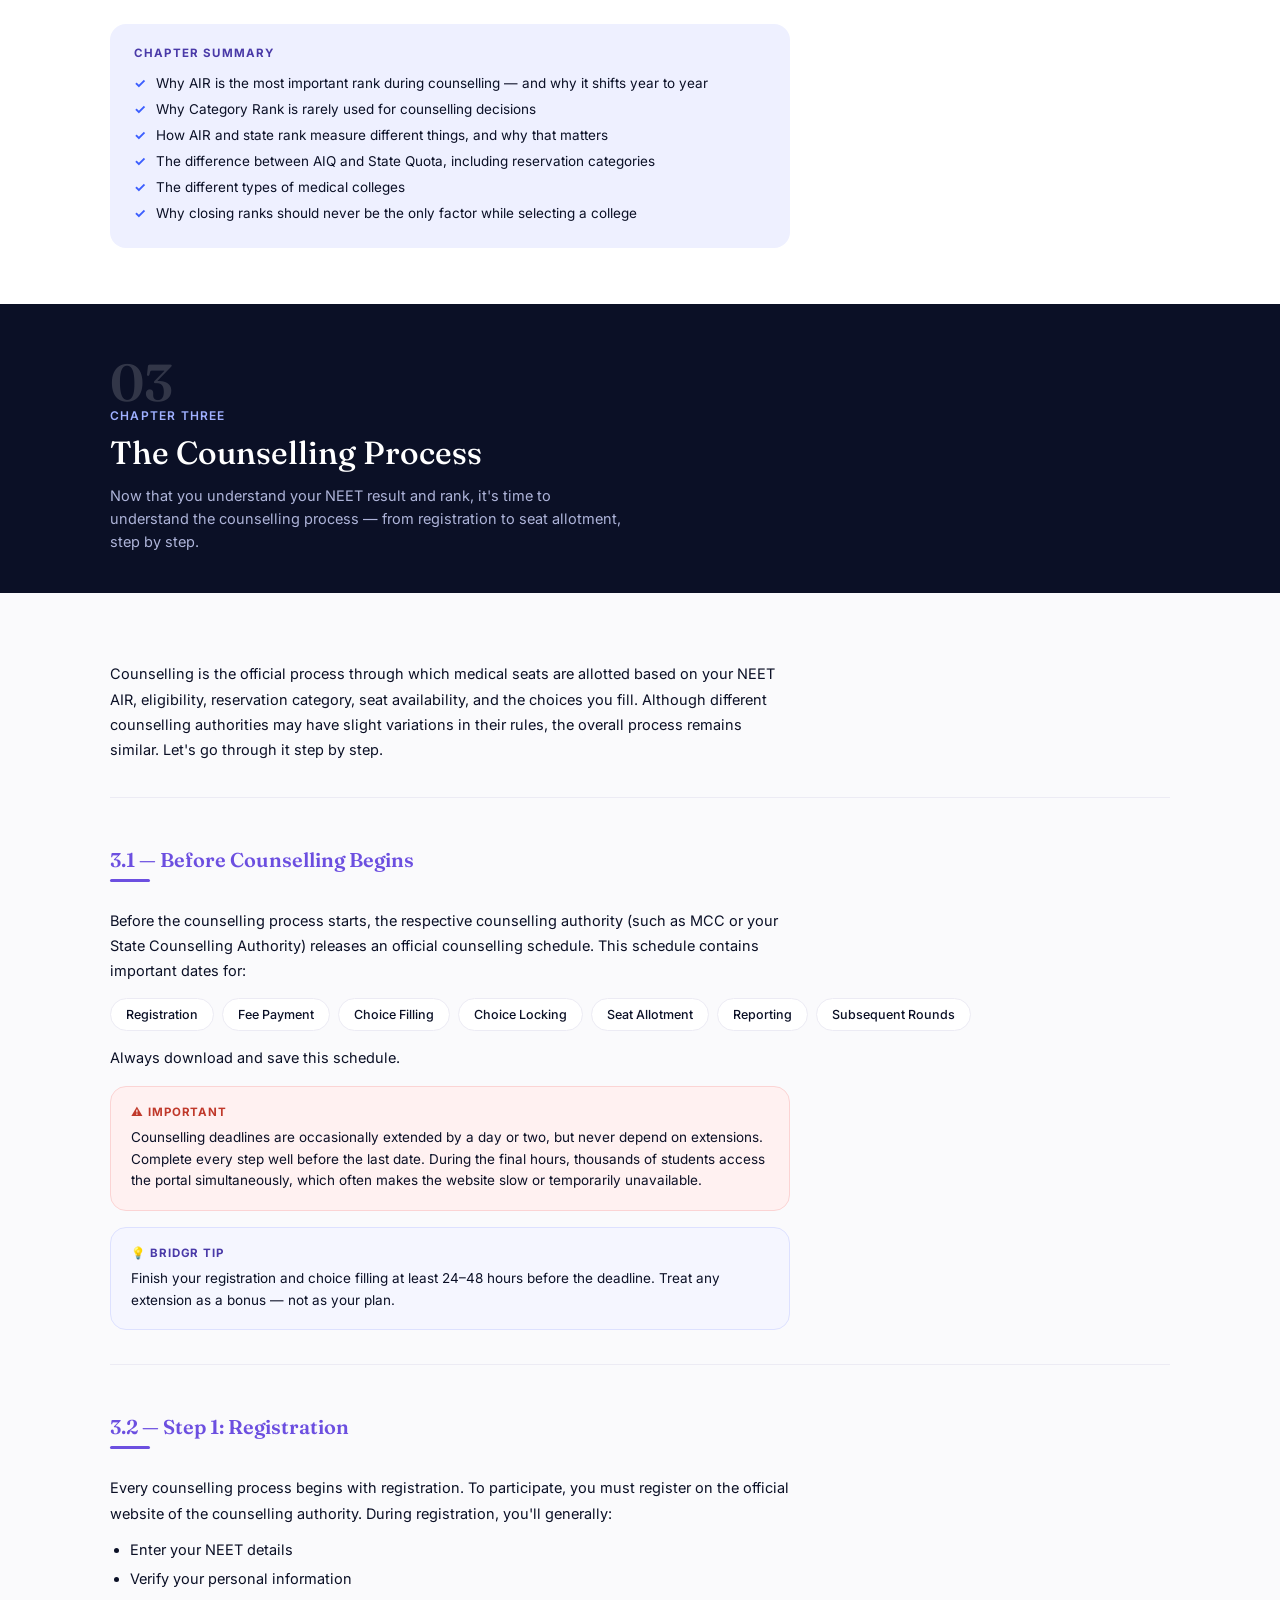
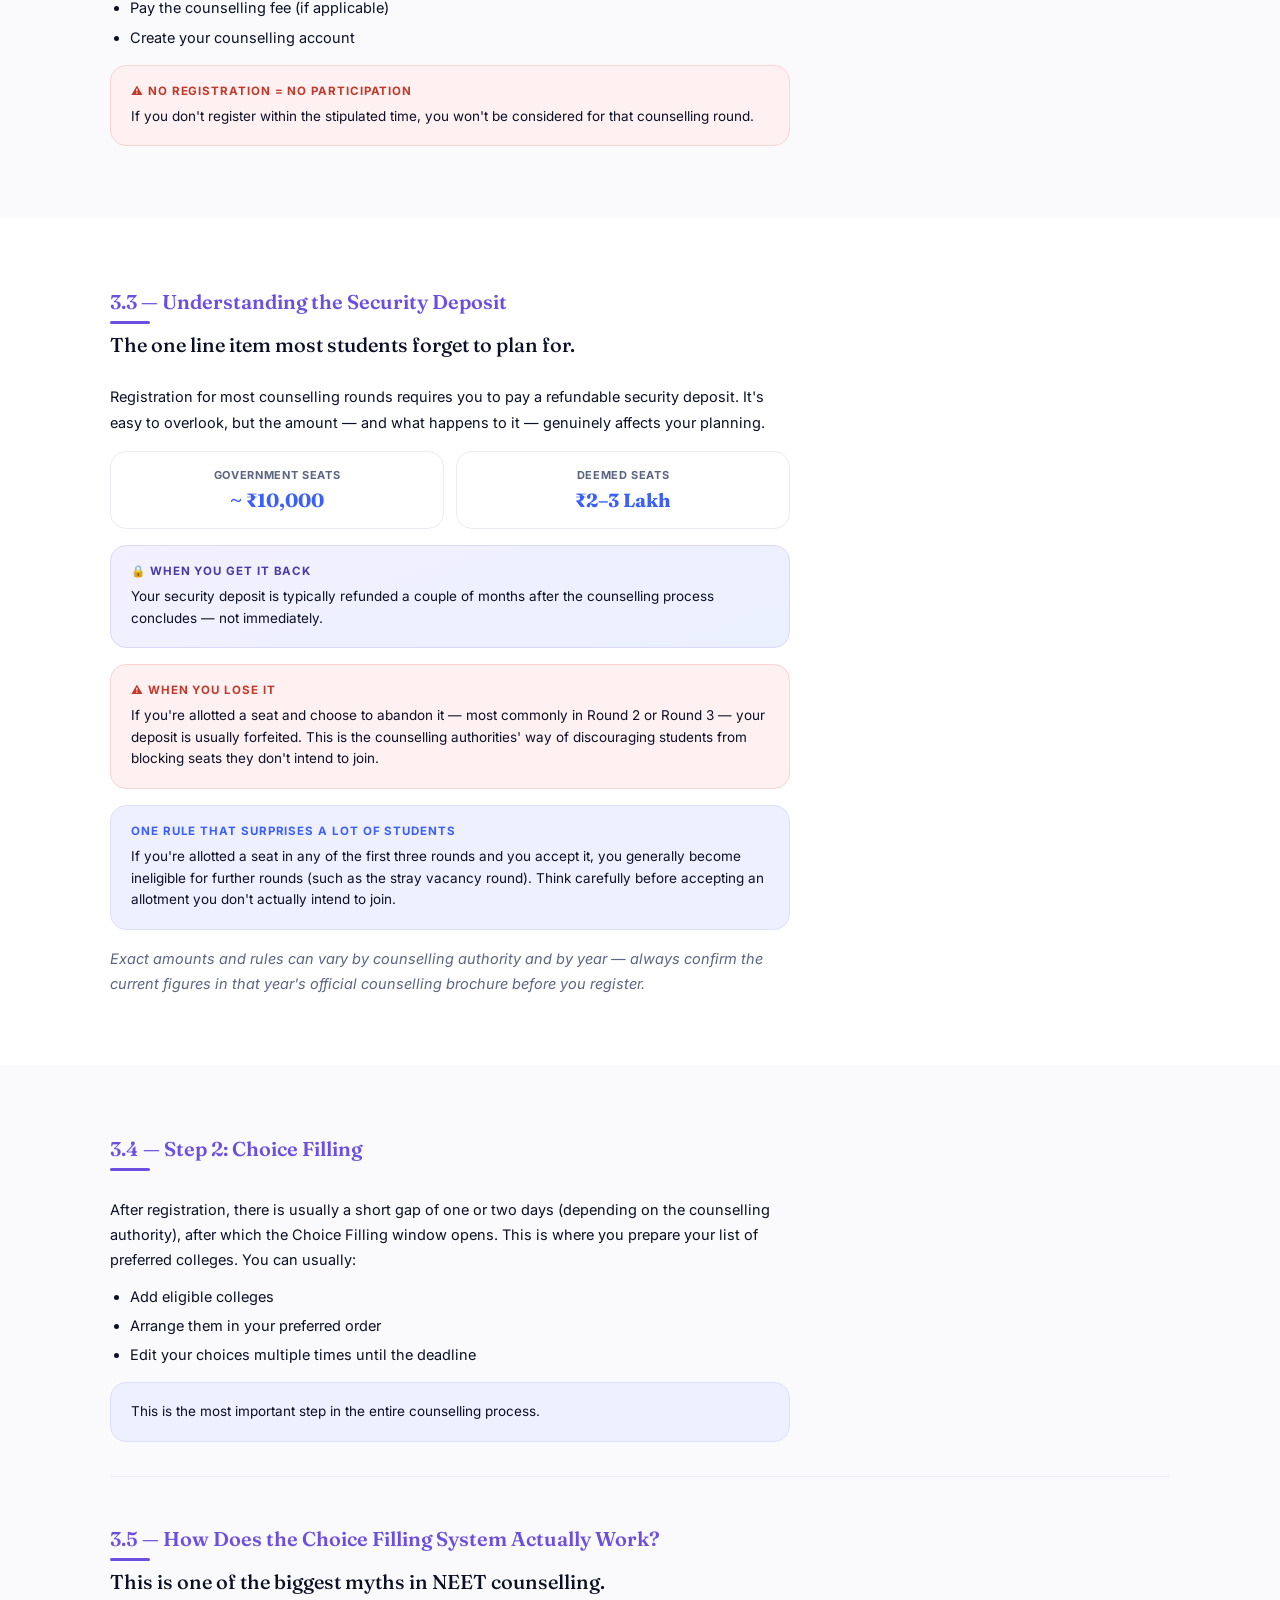
<file: handbook.html>
<!DOCTYPE html>
<html lang="en">
<head>
<meta charset="UTF-8" />
<meta name="viewport" content="width=device-width, initial-scale=1.0" />
<title>The Counselling Handbook — Bridgr</title>
<meta name="description" content="Bridgr's NEET UG Counselling Handbook — everything you need to know from your result to your seat allotment, and why Bridgr is different.">
<link rel="preconnect" href="https://fonts.googleapis.com">
<link href="https://fonts.googleapis.com/css2?family=Fraunces:opsz,wght@9..144,400;9..144,500;9..144,600;9..144,700&family=Lora:ital@0;1&family=Inter:wght@400;500;600;700&display=swap" rel="stylesheet">
<link rel="icon" type="image/png" href="logo.png">
<style>
  :root{
    --navy:#0B1026; --blue:#3B5EFF; --blue-light:#5D7BFF; --purple:#6C4FE0; --purple-2:#4A3AA8;
    --ink:#0B1026; --muted:#5B6480; --bg:#FAFAFC; --card:#FFFFFF; --line:#ECEBF4; --green:#25D366;
    --ok:#1F9D64; --ok-bg:#EEFBF3; --err:#C0392B; --err-bg:#FFF1F1; --tip-bg:#F5F6FF; --tip-line:#DDE1FF;
  }
  *{box-sizing:border-box; margin:0; padding:0;}
  html{scroll-behavior:smooth;}
  body{ font-family:'Inter', sans-serif; background:var(--bg); color:var(--ink); -webkit-font-smoothing:antialiased; }
  h1,h2,h3{ font-family:'Fraunces', serif; font-weight:500; }
  a{ text-decoration:none; color:inherit; }
  img{ max-width:100%; display:block; }
  .wrap{ max-width:1100px; margin:0 auto; padding:0 20px; }
  .reveal{ opacity:0; transform:translateY(18px); transition:opacity .6s ease, transform .6s ease; }
  .reveal.in{ opacity:1; transform:translateY(0); }

  /* ---------- header ---------- */
  header{ position:fixed; top:0; left:0; right:0; z-index:50; padding:16px 0; transition:all .3s ease; background:rgba(250,250,252,0.85); backdrop-filter:blur(10px); border-bottom:1px solid var(--line); }
  nav{ display:flex; align-items:center; justify-content:space-between; }
  .logo{ display:flex; align-items:center; gap:8px; }
  .logo img{ height:28px; border-radius:6px; }
  .logo span{ font-family:'Fraunces'; font-size:19px; color:var(--ink); }
  .nav-links{ display:none; gap:28px; align-items:center; }
  .nav-links a{ color:var(--muted); font-size:14px; }
  .nav-links a.active{ color:var(--blue); font-weight:600; }
  .menu-btn{ background:none; border:none; font-size:20px; cursor:pointer; color:var(--ink); }
  .mobile-menu{ display:none; flex-direction:column; gap:4px; background:#fff; border-top:1px solid var(--line); }
  .mobile-menu.open{ display:flex; }
  .mobile-menu a{ padding:14px 20px; font-size:14.5px; color:var(--ink); border-bottom:1px solid var(--line); }
  .mobile-menu a.active{ color:var(--blue); font-weight:600; }

  /* ---------- buttons ---------- */
  .btn{ display:inline-block; text-align:center; padding:14px 24px; border-radius:12px; font-weight:600; font-size:14.5px; cursor:pointer; border:none; transition:all .2s ease; }
  .btn-primary{ background:var(--blue); color:#fff; box-shadow:0 10px 24px rgba(59,94,255,0.35); }
  .btn-primary:hover{ background:var(--blue-light); transform:translateY(-2px); }
  .btn-ghost{ background:#fff; color:var(--ink); border:1.5px solid var(--line); }
  .btn-ghost:hover{ border-color:var(--blue); transform:translateY(-2px); }
  .btn-row{ display:flex; flex-direction:column; gap:12px; }

  /* ---------- hero ---------- */
  .h-hero{ position:relative; padding:128px 0 46px; overflow:hidden; color:#fff;
    background:linear-gradient(160deg, #0B1026 0%, #241A4A 55%, #4A3AA8 100%); text-align:center; }
  .h-hero-inner{ position:relative; z-index:2; }
  .eyebrow{ display:inline-block; font-size:12px; letter-spacing:.04em; color:#C9CFFA; background:rgba(108,79,224,0.25);
    border:1px solid rgba(108,79,224,0.4); padding:6px 14px; border-radius:999px; margin-bottom:20px; }
  .h-hero h1{ font-size:clamp(30px,7vw,50px); line-height:1.12; max-width:640px; margin:0 auto 16px; }
  .h-hero h1 .accent{ color:#B79CFF; }
  .h-hero p.sub{ color:#D9D5F5; font-size:15.5px; max-width:480px; margin:0 auto 30px; line-height:1.65; }
  .bridge-scene{ position:relative; height:150px; max-width:520px; margin:6px auto 0; opacity:.9; }
  .bridge-scene svg{ display:block; width:100%; height:100%; }

  .hero-dl{ display:flex; justify-content:center; }
  .dl-btn{ display:inline-flex; align-items:center; gap:8px; font-size:14px; font-weight:600; color:#fff;
    background:rgba(255,255,255,0.08); border:1.5px solid rgba(255,255,255,0.28); padding:12px 22px; border-radius:12px;
    transition:all .2s ease; }
  .dl-btn svg{ width:16px; height:16px; flex-shrink:0; }
  .dl-btn:hover{ background:rgba(255,255,255,0.16); border-color:rgba(255,255,255,0.5); transform:translateY(-2px); }

  .chap-nav{ position:relative; z-index:2; display:flex; flex-wrap:wrap; justify-content:center; gap:10px; margin-top:30px; }
  .chap-nav a{ font-size:12.5px; font-weight:600; color:#E4E1FA; background:rgba(255,255,255,0.08); border:1px solid rgba(255,255,255,0.18);
    padding:9px 16px; border-radius:999px; transition:all .2s ease; }
  .chap-nav a:hover{ background:rgba(255,255,255,0.16); border-color:rgba(255,255,255,0.4); }

  /* ---------- about / mission section ---------- */
  .about-sec{ background:linear-gradient(160deg, #0B1026 0%, #1A1440 55%, #34205E 100%); color:#fff; padding:72px 0; position:relative; }
  .about-sec .wrap{ max-width:760px; }
  .about-kicker{ font-size:12px; letter-spacing:.2em; text-transform:uppercase; color:#9FB0FF; font-weight:700; margin-bottom:16px; }
  .about-sec h2{ font-size:clamp(22px,4vw,30px); line-height:1.35; margin-bottom:20px; }
  .about-sec p{ font-size:15px; color:#D2D6F5; line-height:1.85; margin-bottom:14px; font-weight:300; }
  .about-line{ font-family:'Lora',serif; font-style:italic; font-size:18px; color:#fff; margin:20px 0; }
  .about-tag{ font-size:16px; font-weight:600; color:#B79CFF; margin-top:22px; }
  .about-welcome{ font-size:16px; color:#fff; font-weight:600; margin-top:6px; }

  /* ---------- differentiation ---------- */
  .vs-wrap{ display:flex; flex-direction:column; gap:16px; margin-top:24px; }
  .vs-col{ border-radius:20px; padding:26px 24px; }
  .vs-col.bad{ background:#FBF4F3; border:1px solid #F3DEDC; }
  .vs-col.good{ background:linear-gradient(160deg, var(--navy), #16295C); color:#fff; box-shadow:0 16px 36px rgba(15,25,60,.25); }
  .vs-col .vs-h{ font-family:'Fraunces'; font-size:17px; font-weight:600; margin-bottom:14px; }
  .vs-col.bad .vs-h{ color:#A23B33; }
  .vs-col.good .vs-h{ color:#B79CFF; }
  .vs-col ul{ list-style:none; }
  .vs-col li{ font-size:13.8px; padding:6px 0 6px 24px; position:relative; line-height:1.55; }
  .vs-col.bad li{ color:#7A3C36; }
  .vs-col.good li{ color:#E6ECFF; }
  .vs-col.bad li::before{ content:"✕"; position:absolute; left:0; color:#C0392B; font-weight:700; }
  .vs-col.good li::before{ content:"✓"; position:absolute; left:0; color:#B79CFF; font-weight:700; }

  /* ---------- chapter band ---------- */
  .chap-band{ background:var(--navy); color:#fff; padding:52px 0 40px; position:relative; overflow:hidden; scroll-margin-top:70px; }
  .chap-band .num{ font-family:'Fraunces'; font-weight:600; font-size:52px; color:rgba(255,255,255,0.16); line-height:1; margin-bottom:6px; }
  .chap-band .eyebrow2{ font-size:12px; letter-spacing:.1em; text-transform:uppercase; color:#9FB0FF; font-weight:600; margin-bottom:10px; display:block; }
  .chap-band h2{ font-size:clamp(24px,4.4vw,32px); color:#fff; max-width:560px; }
  .chap-band p{ color:#AEB4D9; font-size:14.5px; max-width:520px; margin-top:12px; line-height:1.6; }

  /* ---------- sections ---------- */
  .section{ padding:56px 0; }
  .section-head{ margin-bottom:26px; }
  .section-head .kicker{ color:var(--purple); font-size:20px; font-weight:600; font-family:'Fraunces'; position:relative; display:inline-block; margin-bottom:6px; }
  .section-head .kicker::after{ content:''; position:absolute; left:0; bottom:-6px; width:40px; height:3px; background:var(--purple); border-radius:2px; }
  .section-head h3{ font-size:20px; margin-top:8px; max-width:640px; line-height:1.3; }
  .section-head p{ color:var(--muted); font-size:14.5px; margin-top:12px; max-width:600px; line-height:1.6; }
  p.body{ color:var(--ink); font-size:14.5px; line-height:1.75; margin:12px 0; max-width:680px; }
  p.body b{ font-weight:700; }
  p.body i{ color:var(--muted); }
  hr.rule{ border:none; height:1px; background:var(--line); margin:34px 0; }

  ul.plain{ margin:10px 0 10px 20px; max-width:640px; }
  ul.plain li{ margin:6px 0; font-size:14.5px; color:var(--ink); line-height:1.6; }

  .pill-list{ display:flex; flex-wrap:wrap; gap:8px; margin:14px 0; }
  .pill-list span{ background:#fff; border:1px solid var(--line); border-radius:999px; padding:8px 15px; font-size:12.5px; font-weight:500; color:var(--ink); }

  .quote{ font-family:'Fraunces', serif; font-style:italic; text-align:center; font-size:20px; color:var(--purple-2);
    line-height:1.5; max-width:600px; margin:30px auto; padding:0 10px; }
  .quote span{ color:var(--muted); font-size:12.5px; display:block; margin-top:8px; font-style:normal; font-family:'Inter'; }

  .golden{ background:linear-gradient(135deg, var(--purple), var(--purple-2)); border-radius:22px; padding:28px 26px; color:#fff; margin:24px 0; max-width:680px; }
  .golden .lbl{ font-size:11.5px; font-weight:700; letter-spacing:.1em; text-transform:uppercase; color:#D9D2FF; }
  .golden .txt{ font-family:'Fraunces', serif; font-style:italic; font-size:19px; margin-top:10px; line-height:1.45; }

  .tip, .warn, .info, .deposit{ border-radius:16px; padding:18px 20px; margin:16px 0; max-width:680px; }
  .tip{ background:var(--tip-bg); border:1.5px solid var(--tip-line); }
  .warn{ background:var(--err-bg); border:1.5px solid #FBD4D4; }
  .info{ background:#EEF0FF; border:1.5px solid #DCE1FF; }
  .deposit{ background:linear-gradient(160deg,#F3F0FF,#EAF0FF); border:1px solid #DCD8FA; }
  .tip .lbl, .warn .lbl, .info .lbl, .deposit .lbl{ font-size:11.5px; font-weight:700; letter-spacing:.08em; text-transform:uppercase; display:flex; align-items:center; gap:7px; }
  .tip .lbl{ color:var(--purple-2); }
  .warn .lbl{ color:var(--err); }
  .info .lbl{ color:var(--blue); }
  .deposit .lbl{ color:var(--purple-2); }
  .tip p, .warn p, .info p, .deposit p{ font-size:13.5px; margin-top:8px; line-height:1.6; color:var(--ink); }

  .myth-card{ display:flex; flex-direction:column; border-radius:16px; overflow:hidden; margin:12px 0; border:1px solid var(--line); max-width:680px; }
  .myth-half{ padding:16px 18px; }
  .myth-half.m{ background:var(--err-bg); }
  .myth-half.r{ background:var(--ok-bg); }
  .myth-half .k{ font-size:11px; font-weight:700; letter-spacing:.08em; text-transform:uppercase; display:flex; align-items:center; gap:6px; }
  .myth-half.m .k{ color:var(--err); }
  .myth-half.r .k{ color:var(--ok); }
  .myth-half p{ font-size:13.5px; margin-top:6px; color:var(--ink); line-height:1.55; }

  .htimeline{ position:relative; margin:22px 0; padding-left:34px; max-width:680px; }
  .htimeline::before{ content:''; position:absolute; left:13px; top:2px; bottom:2px; width:2px; background:linear-gradient(180deg, var(--blue), var(--purple)); border-radius:2px; }
  .hstep{ position:relative; padding-bottom:24px; }
  .hstep:last-child{ padding-bottom:0; }
  .hstep .dot{ position:absolute; left:-34px; top:0; width:28px; height:28px; border-radius:50%; background:linear-gradient(135deg, var(--purple), var(--purple-2));
    color:#fff; font-size:12px; font-weight:700; display:flex; align-items:center; justify-content:center; box-shadow:0 0 0 4px var(--bg); }
  .hstep h4{ font-size:14.5px; font-weight:700; font-family:'Inter'; color:var(--ink); }
  .hstep p{ font-size:13.5px; color:var(--muted); margin-top:4px; line-height:1.6; }

  .flow{ display:flex; flex-direction:column; align-items:center; margin:24px 0; max-width:420px; }
  .flow .fnode{ background:#fff; border:1px solid var(--line); color:var(--ink); font-weight:600; font-size:13px;
    padding:11px 22px; border-radius:999px; text-align:center; }
  .flow .fnode.hi{ background:linear-gradient(135deg, var(--blue), var(--purple)); color:#fff; border:none; }
  .flow .farrow{ font-size:14px; color:var(--purple); line-height:2.4; }

  .stat-row{ display:flex; gap:12px; margin:16px 0; max-width:680px; flex-wrap:wrap; }
  .stat{ flex:1; min-width:140px; background:#fff; border:1px solid var(--line); border-radius:16px; padding:16px; text-align:center; }
  .stat .cat{ font-size:11px; letter-spacing:.06em; text-transform:uppercase; color:var(--muted); font-weight:700; }
  .stat .rank{ font-size:19px; font-weight:700; color:var(--blue); margin-top:6px; font-family:'Fraunces'; }

  .compare{ display:flex; gap:14px; margin:20px 0; max-width:680px; flex-wrap:wrap; }
  .compare .col{ flex:1; min-width:230px; border-radius:16px; overflow:hidden; border:1px solid var(--line); background:#fff; }
  .compare .col .hd{ padding:13px 16px; font-weight:700; font-size:14px; color:#fff; font-family:'Fraunces'; }
  .compare .col.a .hd{ background:var(--blue); }
  .compare .col.b .hd{ background:var(--navy); }
  .compare .col .bd{ padding:14px 16px; font-size:12.5px; color:var(--ink); }
  .compare .col .bd div{ padding:7px 0; border-bottom:1px solid var(--line); }
  .compare .col .bd div:last-child{ border-bottom:none; }

  .tri{ display:flex; flex-direction:column; gap:12px; margin:20px 0; max-width:680px; }
  .tri-card{ border-radius:16px; padding:18px 20px; background:#fff; border:1px solid var(--line); border-left-width:4px; border-left-style:solid; border-left-color:var(--blue); }
  .tri-card.p{ border-left-color:var(--purple); }
  .tri-card.d{ border-left-color:var(--navy); }
  .tri-card .lbl{ font-size:11.5px; font-weight:700; letter-spacing:.08em; text-transform:uppercase; color:var(--blue); }
  .tri-card.p .lbl{ color:var(--purple); }
  .tri-card.d .lbl{ color:var(--navy); }
  .tri-card p{ font-size:13.5px; color:var(--ink); margin-top:6px; line-height:1.6; }

  .trend{ margin:22px 0 10px 0; max-width:680px; }
  .trend .row{ display:flex; align-items:center; gap:12px; margin-bottom:12px; }
  .trend .lab{ width:82px; font-size:13px; font-weight:700; color:var(--ink); text-align:right; flex-shrink:0; }
  .trend .bar{ height:16px; border-radius:8px; }
  .trend .bar.b1{ width:70%; background:linear-gradient(90deg,var(--blue),var(--purple)); }
  .trend .bar.b2{ width:50%; background:linear-gradient(90deg,var(--blue-light),#9C8CF0); }
  .trend .bar.b3{ width:30%; background:linear-gradient(90deg,#B7C2FF,#D6CCFA); }
  .trend .note{ font-size:11.5px; color:var(--muted); }

  /* ---------- scorecard mockup ---------- */
  .scorecard{ border:1px solid var(--line); border-radius:16px; overflow:hidden; margin:18px 0; max-width:420px; box-shadow:0 8px 24px rgba(11,16,38,.06); }
  .scorecard .sc-head{ background:var(--navy); color:#fff; padding:14px 18px; display:flex; justify-content:space-between; align-items:center; }
  .scorecard .sc-head b{ font-size:14px; font-family:'Fraunces'; font-weight:600; }
  .scorecard .sc-head span{ font-size:10.5px; color:#9FB0FF; }
  .scorecard .sc-row{ display:flex; justify-content:space-between; padding:11px 18px; font-size:13.5px; background:#fff; border-bottom:1px solid var(--line); }
  .scorecard .sc-row.hi{ background:var(--tip-bg); }
  .scorecard .sc-row .k{ color:var(--muted); }
  .scorecard .sc-row .v{ font-weight:700; color:var(--ink); }
  .scorecard .sc-row.hi .v{ color:var(--blue); }
  .scorecard .sc-note{ padding:10px 18px; font-size:11px; color:var(--muted); font-style:italic; background:#FAFBFF; }

  .example{ border:1.5px dashed #C9D0FF; border-radius:16px; padding:18px 20px; margin:18px 0; background:#F8F9FF; max-width:680px; }
  .example .lbl{ font-size:11px; font-weight:700; letter-spacing:.08em; text-transform:uppercase; color:var(--blue); }
  .example p{ font-size:13.5px; color:var(--ink); margin-top:8px; line-height:1.6; }

  .mistakes{ list-style:none; margin:16px 0; max-width:680px; }
  .mistakes li{ font-size:14px; padding:8px 0 8px 26px; position:relative; color:var(--ink); border-bottom:1px solid var(--line); }
  .mistakes li:last-child{ border-bottom:none; }
  .mistakes li::before{ content:'✕'; position:absolute; left:0; color:var(--err); font-weight:700; font-size:12px; top:10px; }

  .summary{ background:#EEF0FF; border-radius:16px; padding:22px 24px; margin-top:24px; max-width:680px; }
  .summary .lbl{ font-size:11.5px; font-weight:700; letter-spacing:.1em; text-transform:uppercase; color:var(--purple-2); margin-bottom:10px; }
  .summary ul{ list-style:none; }
  .summary li{ font-size:13.5px; padding:5px 0 5px 22px; position:relative; color:var(--ink); }
  .summary li::before{ content:'✓'; position:absolute; left:0; color:var(--blue); font-weight:700; }

  .numlist{ counter-reset:step; margin:16px 0; max-width:680px; }
  .numlist li{ list-style:none; counter-increment:step; position:relative; padding-left:34px; margin-bottom:12px; font-size:14px; color:var(--ink); line-height:1.6; }
  .numlist li::before{ content:counter(step); position:absolute; left:0; top:-1px; width:24px; height:24px; border-radius:50%;
    background:var(--navy); color:#fff; font-size:11px; font-weight:700; display:flex; align-items:center; justify-content:center; }

  .q-chip-grid{ display:flex; flex-wrap:wrap; gap:10px; margin:18px 0; max-width:680px; }
  .q-chip{ background:#fff; border:1px solid var(--line); border-radius:12px; padding:11px 15px; font-size:13.5px; color:var(--ink); box-shadow:0 2px 8px rgba(11,16,38,.04); }

  .more-pill{ display:inline-flex; align-items:center; gap:6px; margin-top:20px; border:1px solid var(--line); border-radius:999px; padding:10px 18px; font-size:13px; color:var(--purple); background:#fff; }

  .cta-banner{ background:linear-gradient(135deg, var(--purple), var(--purple-2)); border-radius:24px; padding:32px 24px; color:#fff; display:flex; flex-direction:column; gap:16px; align-items:flex-start; margin:0 20px 64px; }
  .cta-banner h3{ font-size:20px; }
  .cta-banner p{ color:#DCD6FF; font-size:14px; }
  .cta-banner .btn-ghost{ background:transparent; color:#fff; border-color:rgba(255,255,255,0.6); }
  .cta-banner .btn-ghost:hover{ background:rgba(255,255,255,0.1); }

  footer{ background:var(--navy); color:#8A92BE; padding:32px 0; text-align:center; font-size:12px; }
  footer img{ height:32px; margin:0 auto 10px; border-radius:6px; }
  footer .flinks{ display:flex; flex-wrap:wrap; gap:20px; justify-content:center; margin-top:12px; }
  footer .flinks a{ color:#B9C0E8; }

  .wa-float{ position:fixed; bottom:22px; right:22px; z-index:40; width:52px; height:52px; border-radius:50%; background:var(--green);
    display:flex; align-items:center; justify-content:center; box-shadow:0 10px 24px rgba(37,211,102,0.4); }

  @media(min-width:760px){
    .nav-links{ display:flex; } .menu-btn{ display:none; } .mobile-menu{ display:none !important; }
    .btn-row{ flex-direction:row; }
    .compare{ flex-wrap:nowrap; }
    .vs-wrap{ flex-direction:row; }
    .cta-banner{ flex-direction:row; align-items:center; justify-content:space-between; margin:0 auto 80px; max-width:1100px; padding:40px 48px; }
  }
</style>
</head>
<body>

<header id="siteHeader">
  <div class="wrap">
    <nav>
      <a href="index.html" class="logo"><img src="logo.png" alt="Bridgr"><span>Bridgr</span></a>
      <div class="nav-links">
        <a href="index.html">Home</a>
        <a href="aspirants.html">Aspirants</a>
        <a href="mentor.html">Mentors</a>
        <a href="handbook.html" class="active">Handbook</a>
        <a href="about.html">About Us</a>
      </div>
      <button class="menu-btn" id="menuBtn" aria-label="Menu">☰</button>
    </nav>
  </div>
  <div class="mobile-menu" id="mobileMenu">
    <a href="index.html">Home</a>
    <a href="aspirants.html">Aspirants</a>
    <a href="mentor.html">Mentors</a>
    <a href="handbook.html" class="active">Handbook</a>
    <a href="about.html">About Us</a>
  </div>
</header>

<!-- ============ HERO ============ -->
<section class="h-hero">
  <div class="wrap h-hero-inner">
    <span class="eyebrow reveal in">Bridgr Presents</span>
    <h1 class="reveal in">Welcome to<br/><span class="accent">Counselling.</span></h1>
    <p class="sub reveal in">A NEET UG student's field guide — from the moment your result drops to the day you walk into your medical college.</p>
    <div class="hero-dl reveal in">
      <a class="dl-btn" href="Bridgr-Counselling-MasterPDF.pdf" download>
        <svg viewBox="0 0 24 24" fill="none" stroke="currentColor" stroke-width="2"><path d="M12 3v12"/><path d="m7 10 5 5 5-5"/><path d="M5 21h14"/></svg>
        Download as PDF
      </a>
    </div>
    <div class="bridge-scene reveal in">
      <svg viewBox="0 0 500 170" preserveAspectRatio="xMidYMax meet">
        <defs>
          <radialGradient id="sunGlow2" cx="50%" cy="100%" r="75%">
            <stop offset="0%" stop-color="#B79CFF" stop-opacity="0.55"/>
            <stop offset="45%" stop-color="#6C4FE0" stop-opacity="0.35"/>
            <stop offset="100%" stop-color="#6C4FE0" stop-opacity="0"/>
          </radialGradient>
        </defs>
        <ellipse cx="250" cy="130" rx="230" ry="110" fill="url(#sunGlow2)"/>
        <path d="M20 120 C 120 40, 380 40, 480 120" stroke="rgba(255,255,255,0.85)" stroke-width="3" fill="none"/>
        <g stroke="rgba(255,255,255,0.55)" stroke-width="1.4">
          <line x1="60" y1="108" x2="60" y2="138"/>
          <line x1="120" y1="80" x2="120" y2="138"/>
          <line x1="180" y1="62" x2="180" y2="138"/>
          <line x1="250" y1="55" x2="250" y2="138"/>
          <line x1="320" y1="62" x2="320" y2="138"/>
          <line x1="380" y1="80" x2="380" y2="138"/>
          <line x1="440" y1="108" x2="440" y2="138"/>
        </g>
        <rect x="10" y="138" width="480" height="4" rx="2" fill="rgba(255,255,255,0.85)"/>
      </svg>
    </div>
    <nav class="chap-nav reveal in">
      <a href="#about">About Bridgr</a>
      <a href="#ch1">01 · Welcome</a>
      <a href="#ch2">02 · Your Rank</a>
      <a href="#ch3">03 · The Process</a>
      <a href="#ch4">04 · Smart Choices</a>
      <a href="#ch7">07 · Beyond Counselling</a>
    </nav>
  </div>
</section>

<!-- ============ ABOUT / THE BRIDGR JOURNEY ============ -->
<section class="about-sec" id="about">
  <div class="wrap">
    <div class="about-kicker reveal in">The Bridgr Journey</div>
    <h2 class="reveal in">Bridgr is more than a counselling platform — it's a community built by medical students, for future medical students.</h2>
    <p class="reveal in">It begins by helping NEET UG aspirants make informed counselling decisions through guidance from verified MBBS students across medical colleges in India. From choosing the right college to understanding campus life, academics, hostels, and career opportunities, Bridgr connects students with seniors who have already walked the same path.</p>
    <p class="about-line reveal in">But the journey doesn't end after admission.</p>
    <p class="reveal in">As you progress through MBBS, Bridgr continues to be a place where you can seek guidance, learn from seniors across institutions — including premier institutes like AIIMS — and become part of a nationwide network of medical students.</p>
    <p class="reveal in">And one day, when you've gained your own experiences, we hope you'll return as a mentor to help the next generation make informed choices with confidence.</p>
    <div class="about-tag reveal in">Learn. Connect. Grow. Give Back.</div>
    <div class="about-welcome reveal in">Welcome to the Bridgr community.</div>
  </div>
</section>

<!-- ============ WHY BRIDGR IS DIFFERENT ============ -->
<section class="section">
  <div class="wrap">
    <div class="section-head reveal in">
      <p class="kicker">Before We Begin</p>
      <h3>This isn't a generic counselling brochure.</h3>
      <p>Most counselling "help" you'll find looks the same: collect your documents, one rushed call before the deadline, and advice based on nothing but predicted cut-offs. Bridgr works differently — because it's built by people who sat exactly where you're sitting, not a call-centre script.</p>
    </div>

    <div class="vs-wrap reveal in">
      <div class="vs-col bad">
        <div class="vs-h">Typical Counselling Agencies</div>
        <ul>
          <li>Collect your documents and basic details</li>
          <li>One generic call, right before the choice-filling deadline</li>
          <li>Advice based on predicted cut-offs, not lived experience</li>
          <li>You rarely know who is actually advising you</li>
          <li>Contact usually ends the moment a seat is allotted</li>
        </ul>
      </div>
      <div class="vs-col good">
        <div class="vs-h">Bridgr</div>
        <ul>
          <li>Matched with a verified MBBS student mentor, by name</li>
          <li>Ongoing conversations — not a single rushed call</li>
          <li>Insider advice on colleges, hostels, and choice-filling strategy from someone who has actually lived it</li>
          <li>Fully transparent — you always know exactly who is guiding you, and why</li>
          <li>Your mentor stays reachable well after your seat is confirmed</li>
        </ul>
      </div>
    </div>

    <div class="info">
      <div class="lbl">What makes the difference</div>
      <p>Cut-off predictors and generic checklists are everywhere. What you can't get from a website is the honest, specific stuff — what a college's hostel is actually like, which choice order makes sense for your situation, what a professor is really like to work under. That's the insider knowledge this handbook, and Bridgr's mentors, are built to give you.</p>
    </div>
  </div>
</section>

<!-- ============ CHAPTER 1 ============ -->
<section class="chap-band" id="ch1">
  <div class="wrap">
    <span class="num">01</span>
    <span class="eyebrow2">Chapter One</span>
    <h2>Welcome to Counselling</h2>
    <p>Congratulations on completing one of the toughest entrance examinations in the country. Here's what comes next, and how to get through it with a clear head.</p>
  </div>
</section>

<section class="section">
  <div class="wrap">
    <div class="section-head reveal in">
      <p class="kicker">1.1 — Welcome</p>
    </div>
    <p class="body">While the NEET exam is over, an equally important phase now begins — NEET UG Counselling. This is the process that determines which medical college you will join.</p>
    <p class="body">Every year, many students miss out on better opportunities — not because of their NEET rank, but because they don't fully understand the counselling process. Missing deadlines, filling choices without a strategy, or relying on misinformation can affect your final allotment.</p>
    <p class="body">This handbook is designed to help you understand counselling in a simple, practical, and stress-free way, so you can make informed decisions with confidence.</p>

    <hr class="rule">

    <div class="section-head reveal in">
      <p class="kicker">1.2 — What is NEET UG Counselling?</p>
      <h3>The bridge between your result and your college.</h3>
    </div>
    <p class="body">NEET UG Counselling is the official admission process through which medical seats are allotted based on:</p>
    <div class="pill-list">
      <span>NEET Rank</span><span>Eligibility</span><span>Reservation Category</span><span>Choices filled by the candidate</span><span>Seat availability</span>
    </div>
    <p class="body">Simply qualifying NEET does not guarantee admission. You must participate in counselling and complete the required steps to secure a seat.</p>
    <div class="quote">"Think of counselling as the bridge between your NEET result and your medical college."</div>

    <hr class="rule">

    <div class="section-head reveal in">
      <p class="kicker">1.3 — Why is Counselling Important?</p>
      <h3>Your rank opens the door, your decisions choose the room.</h3>
    </div>
    <p class="body">Your NEET rank decides the colleges you are eligible for, but your counselling decisions decide where you finally study. Two students with similar ranks can end up in completely different colleges because of:</p>
    <ul class="plain">
      <li>Different choice-filling strategies</li>
      <li>Better understanding of quotas</li>
      <li>Knowledge of counselling rules</li>
      <li>Participation in later rounds</li>
    </ul>
    <div class="info"><div class="lbl">Bottom line</div><p>A well-planned counselling strategy can help you make the most of your NEET rank.</p></div>

    <hr class="rule">

    <div class="section-head reveal in">
      <p class="kicker">1.4 — Who Conducts Counselling?</p>
      <p>There are two main counselling authorities — and if you're eligible, you can usually participate in both simultaneously.</p>
    </div>
    <div class="compare">
      <div class="col a">
        <div class="hd">Medical Counselling Committee (MCC)</div>
        <div class="bd">
          <div>15% All India Quota (AIQ) seats</div>
          <div>AIIMS</div>
          <div>JIPMER</div>
          <div>Central Universities</div>
          <div>Deemed Universities &amp; other participating institutes</div>
        </div>
      </div>
      <div class="col b">
        <div class="hd">State Counselling Authorities</div>
        <div class="bd">
          <div>Each state conducts counselling for its own 85% State Quota seats through its respective counselling authority.</div>
        </div>
      </div>
    </div>
  </div>
</section>

<section class="section" style="background:#fff;">
  <div class="wrap">
    <div class="section-head reveal in">
      <p class="kicker">1.5 — What Happens During Counselling?</p>
      <h3>Seven steps, one destination.</h3>
      <p>Each step is explained in detail in the chapters ahead.</p>
    </div>
    <div class="htimeline">
      <div class="hstep"><div class="dot">1</div><h4>Registration</h4></div>
      <div class="hstep"><div class="dot">2</div><h4>Choice Filling</h4></div>
      <div class="hstep"><div class="dot">3</div><h4>Choice Locking</h4></div>
      <div class="hstep"><div class="dot">4</div><h4>Seat Allotment</h4></div>
      <div class="hstep"><div class="dot">5</div><h4>Reporting to the allotted college</h4></div>
      <div class="hstep"><div class="dot">6</div><h4>Upgradation <span style="font-weight:400; color:var(--muted);">(if applicable)</span></h4></div>
      <div class="hstep"><div class="dot">7</div><h4>Further counselling rounds <span style="font-weight:400; color:var(--muted);">(if eligible)</span></h4></div>
    </div>

    <div class="deposit">
      <div class="lbl">🔒 Don't forget the security deposit</div>
      <p>Registration usually requires a refundable security deposit, and it can genuinely change your planning — government seats are a very different commitment from deemed ones. We break down exact amounts, refund timing, and forfeiture rules in Chapter 3.</p>
    </div>
  </div>
</section>

<section class="section">
  <div class="wrap">
    <div class="section-head reveal in">
      <p class="kicker">1.6 — Common Myths About Counselling</p>
      <h3>Let's clear the noise before we begin.</h3>
    </div>

    <div class="myth-card">
      <div class="myth-half m"><div class="k">✕ Myth</div><p>A better NEET rank always guarantees a better college.</p></div>
      <div class="myth-half r"><div class="k">✓ Reality</div><p>Your rank is important, but your choices, eligibility, reservation category, and counselling strategy also play a major role.</p></div>
    </div>
    <div class="myth-card">
      <div class="myth-half m"><div class="k">✕ Myth</div><p>If I don't get a seat in Round 1, it's over.</p></div>
      <div class="myth-half r"><div class="k">✓ Reality</div><p>Many seats become available in later rounds due to upgrades, withdrawals, and vacant seats. Don't lose hope after the first round.</p></div>
    </div>
    <div class="myth-card">
      <div class="myth-half m"><div class="k">✕ Myth</div><p>I should copy someone else's choice list.</p></div>
      <div class="myth-half r"><div class="k">✓ Reality</div><p>Every student has different priorities, financial considerations, domicile eligibility, and career goals. Your choice list should be based on your preferences — not someone else's.</p></div>
    </div>
    <div class="myth-card">
      <div class="myth-half m"><div class="k">✕ Myth</div><p>Government colleges are always better than private colleges.</p></div>
      <div class="myth-half r"><div class="k">✓ Reality</div><p>Government colleges are often preferred because of lower fees and high patient load, but many private colleges also offer excellent academics and infrastructure. The right choice depends on your priorities.</p></div>
    </div>
    <div class="myth-card">
      <div class="myth-half m"><div class="k">✕ Myth</div><p>I need to decide immediately after the results are announced.</p></div>
      <div class="myth-half r"><div class="k">✓ Reality</div><p>You don't have to rush. In most years, counselling begins several weeks after the NEET results, giving you roughly 1 to 1½ months to research colleges, understand the process, compare options, prepare your documents, and speak with seniors. Use this time wisely instead of making hurried decisions based on rumours or social media.</p></div>
    </div>

    <div class="tip">
      <div class="lbl">💡 Bridgr Tip</div>
      <p>Don't spend these weeks only checking predicted cut-offs. Learn about colleges, understand the counselling process, and connect with verified MBBS seniors. An informed choice list can make a significant difference to your final allotment.</p>
    </div>

    <hr class="rule">

    <div class="section-head reveal in">
      <p class="kicker">1.7 — Counselling Timeline at a Glance</p>
    </div>
    <div class="flow">
      <div class="fnode hi">NEET Examination</div><div class="farrow">↓</div>
      <div class="fnode">Result Declaration</div><div class="farrow">↓</div>
      <div class="fnode">Counselling Registration</div><div class="farrow">↓</div>
      <div class="fnode">Choice Filling &amp; Locking</div><div class="farrow">↓</div>
      <div class="fnode">Round 1 Seat Allotment</div><div class="farrow">↓</div>
      <div class="fnode">Reporting to College</div><div class="farrow">↓</div>
      <div class="fnode">Round 2</div><div class="farrow">↓</div>
      <div class="fnode">Mop-Up Round</div><div class="farrow">↓</div>
      <div class="fnode">Stray Vacancy Round</div><div class="farrow">↓</div>
      <div class="fnode hi">Admission Complete</div>
    </div>

    <hr class="rule">

    <div class="section-head reveal in">
      <p class="kicker">1.8 — Before You Move Ahead</p>
      <h3>Keep these three things in mind throughout this guide.</h3>
    </div>
    <div class="numlist">
      <li>Your NEET rank opens opportunities; your counselling decisions help you make the most of them.</li>
      <li>Don't rely on rumours or unofficial advice — always verify information through official counselling authorities.</li>
      <li>If you're ever confused about a college, speaking to someone who studies there can give you insights that no website or brochure can. Bridgr is here to help you connect with verified MBBS seniors for exactly that purpose.</li>
    </div>
  </div>
</section>

<!-- ============ CHAPTER 2 ============ -->
<section class="chap-band" id="ch2">
  <div class="wrap">
    <span class="num">02</span>
    <span class="eyebrow2">Chapter Two</span>
    <h2>Understanding Your Rank</h2>
    <p>Receiving your NEET result is exciting, but the numbers on your scorecard can also be confusing. This chapter will help you understand which rank actually matters during counselling and how to interpret it correctly.</p>
  </div>
</section>

<section class="section">
  <div class="wrap">
    <div class="section-head reveal in">
      <p class="kicker">2.1 — Understanding Your NEET Result</p>
    </div>
    <p class="body">Your NEET UG scorecard contains important information such as:</p>
    <div class="pill-list"><span>NEET Score</span><span>Percentile</span><span>All India Rank (AIR)</span><span>Category Rank</span><span>Qualifying Status</span></div>
    <p class="body">While all these details are useful, the most important one during counselling is your <b>All India Rank (AIR)</b>.</p>

    <hr class="rule">

    <div class="section-head reveal in">
      <p class="kicker">2.2 — Your All India Rank (AIR)</p>
      <h3>Whatever you're checking, it's almost always AIR.</h3>
    </div>
    <p class="body">The All India Rank (AIR) is the rank you'll use throughout your counselling journey — whether you're checking previous year's closing ranks, college predictors, counselling videos, seat matrices, or college comparison websites.</p>
    <div class="quote" style="font-size:17px;">"BMCRI closed at AIR 1,567 in Round 1."<span>— they are referring to the All India Rank (AIR)</span></div>
    <p class="body">Knowing your AIR helps you estimate which colleges may be within your reach.</p>

    <div class="info">
      <div class="lbl">AIR moves every year — treat it as a band, not a guarantee</div>
      <p>The AIR needed to close a seat is not fixed. It shifts year to year based on how difficult that year's exam was, how many students appeared, and how NTA's normalization plays out. A college that closed at AIR 1,567 last year might close a little earlier or later this year. Use previous years' closing ranks as a reference range to gauge your chances — not as an exact predictor.</p>
    </div>

    <hr class="rule">

    <div class="section-head reveal in">
      <p class="kicker">2.2 continued — AIR vs. State Rank</p>
      <h3>Two different rooms, two different rulers.</h3>
    </div>
    <p class="body">AIQ counselling and your state's counselling don't measure you the same way, and mixing them up is one of the biggest sources of last-minute panic.</p>
    <ul class="plain">
      <li><b>For AIQ seats</b>, you're compared against every NEET candidate in the country — your All India Rank (AIR).</li>
      <li><b>For State Quota seats</b>, you're only compared against candidates from your own state — sometimes called your state rank or state merit position.</li>
    </ul>
    <p class="body">These two numbers can tell very different stories. A student could have a strong state rank but a modest AIR, or the reverse — it depends entirely on how many students from that state appeared and how they scored.</p>

    <div class="warn">
      <div class="lbl">⚠ Why this causes needless anxiety</div>
      <p>Some states have an unusually large number of candidates clustered within a narrow AIR band — for example, thousands of students landing between AIR 2,000 and AIR 3,000. If you're in that band, small differences in your AIR can swing your state-quota eligibility much more than they would elsewhere. This is exactly the kind of thing that makes students panic over an AIR-based cut-off that, for their own state, doesn't tell the full story. Always check state-specific merit lists and previous years' state closing ranks — not just the national AIR cut-off.</p>
    </div>

    <p class="body" style="margin-top:20px;"><b>Reservation categories also differ.</b> AIQ and State Quota counselling don't always define reservation categories the same way. AIQ follows the central reservation structure (categories like EWS, OBC, SC, ST, and PwD, as defined for the AIQ pool), while each state can apply its own category list — which may include additional state-specific categories such as local/domicile quotas or state-defined minority quotas.</p>
    <div class="info"><p style="margin:0;">Your category status in AIQ counselling does not automatically carry over identically to your state counselling. Always check the specific category rules published by each counselling authority before you plan your choices.</p></div>
  </div>
</section>

<section class="section" style="background:#fff;">
  <div class="wrap">
    <div class="section-head reveal in">
      <p class="kicker">Common Doubt</p>
      <h3>"Should I use my Category Rank?"</h3>
      <p style="font-weight:700; color:var(--err);">Short answer: No.</p>
    </div>
    <p class="body">Although your NEET scorecard displays a Category Rank, it is generally not used while comparing college cut-offs or planning your counselling. Previous years' closing ranks are almost always published as All India Ranks (AIR) for each reservation category.</p>

    <div class="scorecard">
      <div class="sc-head"><b>Sample NEET UG Scorecard</b><span>Illustrative only</span></div>
      <div class="sc-row"><div class="k">NEET Score</div><div class="v">642 / 720</div></div>
      <div class="sc-row"><div class="k">Percentile</div><div class="v">99.42</div></div>
      <div class="sc-row hi"><div class="k">All India Rank (AIR) — use this</div><div class="v">8,734</div></div>
      <div class="sc-row"><div class="k">Category Rank (SC)</div><div class="v">612</div></div>
      <div class="sc-row"><div class="k">Qualifying Status</div><div class="v">Qualified</div></div>
      <div class="sc-note">This is a mock-up for illustration, not an official NTA scorecard. Your own scorecard will look different — the point is simply: find your AIR field, and use that one.</div>
    </div>

    <p class="body">Notice the gap between AIR and Category Rank above — they're never meant to be compared to the same cut-off list. For example:</p>
    <div class="stat-row">
      <div class="stat"><div class="cat">General (UR)</div><div class="rank">AIR 1,567</div></div>
      <div class="stat"><div class="cat">SC</div><div class="rank">AIR 8,734</div></div>
      <div class="stat"><div class="cat">ST</div><div class="rank">AIR 15,420</div></div>
    </div>
    <p class="body">Notice that these are AIRs, not Category Ranks. If you belong to the SC category, compare your AIR with the SC AIR closing rank, not with your Category Rank.</p>

    <div class="tip">
      <div class="lbl">💡 Bridgr Tip</div>
      <p>Think of the Category Rank on your scorecard as informational. During counselling, focus on your AIR and compare it with the AIR closing ranks of your category from previous years.</p>
    </div>
  </div>
</section>

<section class="section">
  <div class="wrap">
    <div class="section-head reveal in">
      <p class="kicker">2.3 — What is All India Quota (AIQ)?</p>
    </div>
    <p class="body">The All India Quota (AIQ) allows eligible students from any state to compete for seats in participating government medical colleges across India. It is conducted by the Medical Counselling Committee (MCC). Through AIQ, a student is not restricted to colleges in their home state and can compete for eligible seats across the country.</p>

    <hr class="rule">

    <div class="section-head reveal in">
      <p class="kicker">2.4 — What is State Quota?</p>
    </div>
    <p class="body">The majority of seats in government medical colleges are filled through the State Quota, conducted by the respective state counselling authority. To participate, candidates generally need to satisfy the eligibility or domicile rules prescribed by that state.</p>

    <div class="section-head reveal in" style="margin-top:24px;"><h3 style="font-size:17px;">AIQ vs State Quota</h3></div>
    <div class="compare">
      <div class="col a">
        <div class="hd">All India Quota</div>
        <div class="bd"><div>Conducted by MCC</div><div>Open to eligible candidates across India</div><div>Covers AIQ seats in participating government colleges</div></div>
      </div>
      <div class="col b">
        <div class="hd">State Quota</div>
        <div class="bd"><div>Conducted by State Counselling Authority</div><div>Primarily for candidates eligible under state rules</div><div>Covers State Quota seats in government colleges</div></div>
      </div>
    </div>

    <hr class="rule">

    <div class="section-head reveal in">
      <p class="kicker">2.5 — Government, Private &amp; Deemed Medical Colleges</p>
      <h3>Medical colleges in India fall into three broad categories.</h3>
    </div>
    <div class="tri">
      <div class="tri-card">
        <div class="lbl">Government Medical Colleges</div>
        <p>Lowest tuition fees. Excellent clinical exposure. High patient load. Most preferred by students. As a result, government colleges usually close at the highest AIRs (highest competition).</p>
      </div>
      <div class="tri-card p">
        <div class="lbl">Private Medical Colleges</div>
        <p>Higher tuition fees. Good infrastructure in many institutions. Clinical exposure varies between colleges. Private colleges generally have lower closing ranks than government colleges, mainly because of the higher fees.</p>
      </div>
      <div class="tri-card d">
        <div class="lbl">Deemed Universities</div>
        <p>Admissions through MCC counselling. Independent fee structures. Students from across India. Modern infrastructure in many institutions. Due to their higher tuition fees and different admission preferences, deemed universities generally have the lowest closing ranks among the three categories.</p>
      </div>
    </div>

    <div class="section-head reveal in" style="margin-top:26px;"><h3 style="font-size:17px;">General Trend</h3></div>
    <div class="trend">
      <div class="row"><div class="lab">Government</div><div class="bar b1"></div><span class="note" style="margin-left:8px;">Highest competition</span></div>
      <div class="row"><div class="lab">Private</div><div class="bar b2"></div></div>
      <div class="row"><div class="lab">Deemed</div><div class="bar b3"></div><span class="note" style="margin-left:8px;">Generally lower competition due to higher fees</span></div>
    </div>
    <div class="info"><p style="margin:0;"><b>Remember:</b> this is a general trend. A reputed private or deemed college may have a higher closing rank than some government colleges depending on factors such as reputation, location, infrastructure, and academic performance.</p></div>
  </div>
</section>

<section class="section" style="background:#fff;">
  <div class="wrap">
    <div class="section-head reveal in">
      <p class="kicker">2.6 — Which Counselling Can You Participate In?</p>
    </div>
    <p class="body">Depending on your eligibility, you may participate in:</p>
    <div class="pill-list">
      <span>All India Quota (AIQ) Counselling</span><span>State Quota Counselling</span><span>Deemed University Counselling</span>
      <span>Central University Counselling</span><span>AIIMS &amp; JIPMER Counselling (via MCC)</span><span>Private Medical College Counselling</span>
    </div>
    <p class="body">Participating in multiple eligible counselling processes increases your chances of securing a preferred seat.</p>

    <hr class="rule">

    <div class="section-head reveal in">
      <p class="kicker">2.7 — Don't Judge a College Only by Its Closing Rank</p>
    </div>
    <p class="body">A lower closing rank does not necessarily mean that a college is better, nor does a higher closing rank mean a college is inferior. Closing ranks are influenced by several factors, including:</p>
    <div class="pill-list"><span>Tuition fees</span><span>Location</span><span>Bond policies</span><span>Seat availability</span><span>College reputation</span><span>Student preferences</span><span>Counselling trends</span></div>
    <p class="body">Always evaluate a college based on multiple factors — not just its closing rank.</p>

    <div class="summary">
      <div class="lbl">Chapter Summary</div>
      <ul>
        <li>Why AIR is the most important rank during counselling — and why it shifts year to year</li>
        <li>Why Category Rank is rarely used for counselling decisions</li>
        <li>How AIR and state rank measure different things, and why that matters</li>
        <li>The difference between AIQ and State Quota, including reservation categories</li>
        <li>The different types of medical colleges</li>
        <li>Why closing ranks should never be the only factor while selecting a college</li>
      </ul>
    </div>
  </div>
</section>

<!-- ============ CHAPTER 3 ============ -->
<section class="chap-band" id="ch3">
  <div class="wrap">
    <span class="num">03</span>
    <span class="eyebrow2">Chapter Three</span>
    <h2>The Counselling Process</h2>
    <p>Now that you understand your NEET result and rank, it's time to understand the counselling process — from registration to seat allotment, step by step.</p>
  </div>
</section>

<section class="section">
  <div class="wrap">
    <p class="body">Counselling is the official process through which medical seats are allotted based on your NEET AIR, eligibility, reservation category, seat availability, and the choices you fill. Although different counselling authorities may have slight variations in their rules, the overall process remains similar. Let's go through it step by step.</p>

    <hr class="rule">

    <div class="section-head reveal in">
      <p class="kicker">3.1 — Before Counselling Begins</p>
    </div>
    <p class="body">Before the counselling process starts, the respective counselling authority (such as MCC or your State Counselling Authority) releases an official counselling schedule. This schedule contains important dates for:</p>
    <div class="pill-list"><span>Registration</span><span>Fee Payment</span><span>Choice Filling</span><span>Choice Locking</span><span>Seat Allotment</span><span>Reporting</span><span>Subsequent Rounds</span></div>
    <p class="body">Always download and save this schedule.</p>

    <div class="warn">
      <div class="lbl">⚠ Important</div>
      <p>Counselling deadlines are occasionally extended by a day or two, but never depend on extensions. Complete every step well before the last date. During the final hours, thousands of students access the portal simultaneously, which often makes the website slow or temporarily unavailable.</p>
    </div>
    <div class="tip">
      <div class="lbl">💡 Bridgr Tip</div>
      <p>Finish your registration and choice filling at least 24–48 hours before the deadline. Treat any extension as a bonus — not as your plan.</p>
    </div>

    <hr class="rule">

    <div class="section-head reveal in">
      <p class="kicker">3.2 — Step 1: Registration</p>
    </div>
    <p class="body">Every counselling process begins with registration. To participate, you must register on the official website of the counselling authority. During registration, you'll generally:</p>
    <ul class="plain"><li>Enter your NEET details</li><li>Verify your personal information</li><li>Pay the counselling fee (if applicable)</li><li>Create your counselling account</li></ul>
    <div class="warn"><div class="lbl">⚠ No registration = No participation</div><p>If you don't register within the stipulated time, you won't be considered for that counselling round.</p></div>
  </div>
</section>

<section class="section" style="background:#fff;">
  <div class="wrap">
    <div class="section-head reveal in">
      <p class="kicker">3.3 — Understanding the Security Deposit</p>
      <h3>The one line item most students forget to plan for.</h3>
    </div>
    <p class="body">Registration for most counselling rounds requires you to pay a refundable security deposit. It's easy to overlook, but the amount — and what happens to it — genuinely affects your planning.</p>

    <div class="stat-row">
      <div class="stat"><div class="cat">Government Seats</div><div class="rank">~ ₹10,000</div></div>
      <div class="stat"><div class="cat">Deemed Seats</div><div class="rank">₹2–3 Lakh</div></div>
    </div>

    <div class="deposit">
      <div class="lbl">🔒 When you get it back</div>
      <p>Your security deposit is typically refunded a couple of months after the counselling process concludes — not immediately.</p>
    </div>
    <div class="warn">
      <div class="lbl">⚠ When you lose it</div>
      <p>If you're allotted a seat and choose to abandon it — most commonly in Round 2 or Round 3 — your deposit is usually forfeited. This is the counselling authorities' way of discouraging students from blocking seats they don't intend to join.</p>
    </div>
    <div class="info">
      <div class="lbl">One rule that surprises a lot of students</div>
      <p>If you're allotted a seat in any of the first three rounds and you accept it, you generally become ineligible for further rounds (such as the stray vacancy round). Think carefully before accepting an allotment you don't actually intend to join.</p>
    </div>
    <p class="body" style="color:var(--muted); font-style:italic;">Exact amounts and rules can vary by counselling authority and by year — always confirm the current figures in that year's official counselling brochure before you register.</p>
  </div>
</section>

<section class="section">
  <div class="wrap">
    <div class="section-head reveal in">
      <p class="kicker">3.4 — Step 2: Choice Filling</p>
    </div>
    <p class="body">After registration, there is usually a short gap of one or two days (depending on the counselling authority), after which the Choice Filling window opens. This is where you prepare your list of preferred colleges. You can usually:</p>
    <ul class="plain"><li>Add eligible colleges</li><li>Arrange them in your preferred order</li><li>Edit your choices multiple times until the deadline</li></ul>
    <div class="info"><p style="margin:0;">This is the most important step in the entire counselling process.</p></div>

    <hr class="rule">

    <div class="section-head reveal in">
      <p class="kicker">3.5 — How Does the Choice Filling System Actually Work?</p>
      <h3>This is one of the biggest myths in NEET counselling.</h3>
    </div>
    <p class="body">Many students think they should arrange colleges based on their chances of getting them. <b>This is completely wrong.</b></p>
    <p class="body">The counselling software checks your choices one by one, starting from Choice No. 1 and moving down the list until it finds the first college where you're eligible and a seat is available. For example:</p>
    <div class="pill-list">
      <span>1. AIIMS New Delhi</span><span>2. Maulana Azad Medical College</span><span>3. BMCRI</span><span>4. Mysore Medical College</span><span>5. KIMS Hubballi</span>
    </div>
    <p class="body">The system asks: <i>Can this candidate get Choice No. 1?</i></p>
    <ul class="plain">
      <li><b>Yes</b> → Seat allotted. Process stops.</li>
      <li><b>No</b> → Check Choice No. 2.</li>
    </ul>
    <p class="body">If Choice No. 2 isn't possible, it moves to Choice No. 3, then Choice No. 4, and so on. Once a seat is allotted, the system stops checking the remaining choices.</p>

    <div class="golden">
      <div class="lbl">The Golden Rule of Choice Filling</div>
      <div class="txt">Never arrange your choices based on probability. Always arrange them based on your preference.</div>
    </div>

    <p class="body">Don't think: <i>"My AIR is 50,000. I won't get AIIMS Delhi, so I'll keep it lower."</i></p>
    <p class="body">Instead ask yourself: <i>"If I became eligible for AIIMS Delhi, would I choose it over every other college?"</i></p>
    <p class="body">If the answer is <b>Yes</b>, then AIIMS Delhi should be your Choice No. 1, irrespective of your current rank. Your job is not to predict what you'll get. Your job is to tell the software what you want, in the exact order of your preference. The counselling software will automatically determine what you're eligible for.</p>

    <div class="example">
      <div class="lbl">Example</div>
      <p>Suppose your AIR is 50,000. Your dream college is AIIMS Delhi. Even if the chances are extremely low, AIIMS Delhi should still be your first choice if that's where you would most like to study.</p>
      <p><b>Why?</b> Because if, due to counselling dynamics, reservation policies, seat movement, or any other valid reason, you become eligible, the software can allot it. If you don't include it in your choice list, the software will never consider it.</p>
      <p style="font-weight:700; color:var(--blue);">Never eliminate yourself before the counselling system does.</p>
    </div>

    <div class="quote">"Your Choice List is a Wishlist — not a Prediction List."</div>
  </div>
</section>

<section class="section" style="background:#fff;">
  <div class="wrap">
    <div class="section-head reveal in">
      <p class="kicker">3.6 – 3.10 — From Locking to Later Rounds</p>
      <h3>The rest of the journey, mapped.</h3>
    </div>
    <div class="htimeline">
      <div class="hstep">
        <div class="dot">3</div>
        <h4>Choice Locking</h4>
        <p>Once you're satisfied with your preference list, lock your choices before the deadline (where required). After locking, your preference order is finalized and no further changes can be made for that round. Some authorities auto-lock your last saved choices after the deadline — but don't rely on this. Complete the process well before the last day.</p>
      </div>
      <div class="hstep">
        <div class="dot">4</div>
        <h4>Seat Allotment</h4>
        <p>Once the choice-filling window closes, the counselling authority processes all candidates. Your seat is allotted based on your AIR, reservation category, eligibility, seat availability, and the order of colleges in your choice list. The result is published on the official counselling website, and if allotted, you can download your Seat Allotment Letter.</p>
      </div>
      <div class="hstep">
        <div class="dot">5</div>
        <h4>Reporting to the College</h4>
        <p>After receiving a seat, you must report to the allotted college (or complete online reporting, wherever applicable) within the specified time — carrying required original documents, completing document verification, paying admission fees, and confirming admission. Failing to report within the deadline may result in cancellation of your allotted seat.</p>
      </div>
      <div class="hstep">
        <div class="dot">6</div>
        <h4>Upgradation</h4>
        <p>If you're satisfied with your allotted college, you may retain it, subject to the counselling rules. If you wish to secure a higher-preference college, you may be eligible for upgradation in the next round. Always read the official guidelines to understand how upgradation works for that counselling authority.</p>
      </div>
      <div class="hstep">
        <div class="dot">7</div>
        <h4>Further Counselling Rounds</h4>
        <p>Not all seats are filled in the first round. Seats become vacant because some students upgrade, withdraw, do not report, or become ineligible. These seats are offered again in Round 2, the Mop-Up Round, and the Stray Vacancy Round (where applicable). Many students receive excellent colleges in these later rounds — don't lose hope if Round 1 doesn't go your way.</p>
      </div>
    </div>

    <hr class="rule">

    <div class="section-head reveal in">
      <p class="kicker">3.11 — Counselling Flow</p>
    </div>
    <div class="flow">
      <div class="fnode hi">NEET Result</div><div class="farrow">↓</div>
      <div class="fnode">Counselling Schedule Released</div><div class="farrow">↓</div>
      <div class="fnode">Registration</div><div class="farrow">↓</div>
      <div class="fnode">Choice Filling</div><div class="farrow">↓</div>
      <div class="fnode">Choice Locking</div><div class="farrow">↓</div>
      <div class="fnode">Seat Allotment</div><div class="farrow">↓</div>
      <div class="fnode">Reporting</div><div class="farrow">↓</div>
      <div class="fnode" style="text-align:center;">Satisfied? — Yes: Admission Confirmed · No: Next Round</div><div class="farrow">↓</div>
      <div class="fnode">Round 2 → Mop-Up → Stray Vacancy</div><div class="farrow">↓</div>
      <div class="fnode hi">Admission Complete</div>
    </div>
  </div>
</section>

<section class="section">
  <div class="wrap">
    <div class="section-head reveal in">
      <p class="kicker">3.12 — Common Mistakes to Avoid</p>
    </div>
    <ul class="mistakes">
      <li>Waiting until the last day to register.</li>
      <li>Waiting until the last few hours to fill or lock choices.</li>
      <li>Filling very few college choices.</li>
      <li>Arranging colleges based on probability instead of preference.</li>
      <li>Missing reporting deadlines.</li>
      <li>Depending only on YouTube videos, WhatsApp forwards, or unofficial advice.</li>
    </ul>

    <div class="tip">
      <div class="lbl">💡 Bridgr Tip</div>
      <p>The counselling system can tell you which college you're eligible for — it can't tell you what it's actually like to study there. Before locking your choices or deciding whether to accept or upgrade a seat, speak to verified MBBS students from those colleges. Their first-hand experience can help you make a more informed decision than rankings or brochures alone. Bridgr is here to help you make those connections.</p>
    </div>

    <div class="summary">
      <div class="lbl">Chapter Summary</div>
      <ul>
        <li>The complete counselling process from registration to admission</li>
        <li>Why deadlines matter</li>
        <li>How the security deposit works, and how to avoid losing it</li>
        <li>How the choice-filling algorithm actually works</li>
        <li>Why your preference list should always be based on what you want, not what you think you'll get</li>
        <li>The purpose of seat allotment, reporting, upgradation, and later counselling rounds</li>
      </ul>
    </div>
  </div>
</section>

<!-- ============ CHAPTER 4 ============ -->
<section class="chap-band" id="ch4">
  <div class="wrap">
    <span class="num">04</span>
    <span class="eyebrow2">Chapter Four</span>
    <h2>How to Fill Choices Smartly</h2>
    <p>Now that you understand how the counselling system works, the next step is preparing your choice list — one of the most important parts of the entire counselling process.</p>
  </div>
</section>

<section class="section">
  <div class="wrap">
    <p class="body">A well-planned choice list can help you make the best use of your NEET rank. Remember, there is no "perfect" choice list. The best choice list is one that reflects your preferences, not someone else's.</p>

    <hr class="rule">

    <div class="section-head reveal in">
      <p class="kicker">4.1 — The Golden Rule</p>
    </div>
    <p class="body">If you remember only one thing from this handbook, let it be this:</p>
    <div class="golden">
      <div class="lbl">Remember Forever</div>
      <div class="txt">Arrange colleges based on where you WANT to study — not where you THINK you'll get a seat.</div>
    </div>
    <p class="body">Your choice list is a preference list, not a prediction list. The counselling software will decide what you're eligible for. Your job is simply to tell the software:</p>
    <div class="quote">"If every college were available to me, this is the order in which I'd choose them."</div>

    <hr class="rule">

    <div class="section-head reveal in">
      <p class="kicker">4.2 — Start with Your Dream Colleges</p>
    </div>
    <p class="body">Never hesitate to include your dream colleges at the top of your list. Even if you…</p>

    <div class="info">
      <div class="lbl">📖 More coming soon</div>
      <p>Chapters 5 and 6 — covering document preparation and choosing between multiple allotments — are being finalized and will be added to this handbook shortly.</p>
    </div>
  </div>
</section>

<!-- ============ CHAPTER 7 ============ -->
<section class="chap-band" id="ch7">
  <div class="wrap">
    <span class="num">07</span>
    <span class="eyebrow2">Chapter Seven</span>
    <h2>Your Journey Doesn't End with Counselling</h2>
    <p>Congratulations! By now, you've learned how counselling works, how to build your preference list, and how to avoid common mistakes. But here's something every medical student eventually realizes.</p>
  </div>
</section>

<section class="section">
  <div class="wrap">
    <div class="golden" style="max-width:100%;">
      <div class="lbl">Something worth remembering</div>
      <div class="txt">Getting a medical seat isn't the finish line. It's the starting line.</div>
    </div>
    <p class="body">The next five and a half years will bring new experiences, new challenges, and countless opportunities to learn — not just from textbooks, but from patients, classmates, teachers, and seniors.</p>

    <hr class="rule">

    <div class="section-head reveal in">
      <p class="kicker">Every Medical Student Needs a Senior</p>
      <h3>The questions don't stop once counselling ends. That's when new ones begin.</h3>
    </div>
    <div class="q-chip-grid">
      <div class="q-chip">Which books should I buy?</div>
      <div class="q-chip">What should I carry on the first day?</div>
      <div class="q-chip">How is hostel life?</div>
      <div class="q-chip">How do I prepare for anatomy?</div>
      <div class="q-chip">How do I manage internals?</div>
      <div class="q-chip">What clubs and fests should I join?</div>
      <div class="q-chip">How do I find research opportunities?</div>
      <div class="q-chip">What should I know before clinical postings?</div>
      <div class="q-chip">How do I prepare for NEXT / NEET PG?</div>
    </div>
    <p class="body" style="color:var(--muted);">Sometimes, all you need is a conversation with someone who's already been through it.</p>
  </div>
</section>

<section class="section" style="background:#fff;">
  <div class="wrap">
    <div class="section-head reveal in">
      <p class="kicker">That's Why We Built Bridgr</p>
      <h3>No student should have to navigate MBBS alone.</h3>
    </div>
    <p class="body">Whether you're joining a newly established medical college or an institute like AIIMS, JIPMER, CMC, KMC, or a state government medical college, every student deserves access to genuine guidance from seniors who've experienced that journey.</p>
    <p class="body">Through Bridgr, you can connect with verified MBBS students from medical colleges across India to ask questions, seek advice, and learn from real experiences — not rumours.</p>
    <div class="quote" style="font-size:17px;">"Sometimes, a ten-minute conversation with the right senior is more valuable than hours of searching online."</div>

    <hr class="rule">

    <div class="section-head reveal in">
      <p class="kicker">Learn Today. Guide Tomorrow.</p>
    </div>
    <p class="body">One day, you'll no longer be the junior asking questions. You'll be the senior who has the answers. When that day comes, we invite you to become a part of the Bridgr community — not just as a learner, but as a mentor.</p>
    <div class="numlist">
      <li>Share your experiences.</li>
      <li>Help students make informed decisions.</li>
      <li>Answer the questions you once had.</li>
      <li>Become the senior you wish you had during your counselling journey.</li>
    </div>
    <div class="info"><p style="margin:0;">By helping even one student choose the right college or settle into MBBS with confidence, you'll be making a meaningful difference.</p></div>
  </div>
</section>

<section class="section">
  <div class="wrap">
    <div class="section-head reveal in">
      <p class="kicker">The Bridgr Community</p>
      <h3>Bridgr isn't just about counselling. It's a growing community of medical students supporting one another throughout their MBBS journey.</h3>
    </div>
    <p class="body">Whether you need guidance about:</p>
    <div class="pill-list">
      <span>Counselling & college selection</span><span>Hostel life</span><span>Academics & books</span><span>Internals & university exams</span>
      <span>Research opportunities</span><span>Student activities & fests</span><span>Career planning</span><span>Life in MBBS</span>
    </div>
    <p class="body">...there's always someone who's been there before and is willing to help. And one day, you'll do the same for someone else.</p>

    <hr class="rule">

    <div class="section-head reveal in">
      <p class="kicker">A Final Message</p>
    </div>
    <p class="body">Medicine is built on learning, teaching, and helping others. That journey begins long before you wear your first white coat.</p>
    <p class="body">We hope this handbook has helped you approach counselling with greater clarity and confidence. And we hope Bridgr becomes a part of your MBBS journey — not only as a place to seek guidance, but as a community where you'll eventually guide the next generation of future doctors.</p>
    <div class="quote">"You're not choosing your entire life — you're choosing where your medical journey begins."</div>
    <p class="body" style="text-align:center; color:var(--muted);">We wish you all the very best for your counselling and your journey into medicine.<br><b style="color:var(--ink);">See you on the other side.</b></p>
  </div>
</section>

<div class="cta-banner reveal in">
  <div><h3>Still have questions?</h3><p>Talk to a verified MBBS senior who's already walked this exact bridge.</p></div>
  <div style="display:flex; gap:10px; flex-wrap:wrap;">
    <a class="btn btn-ghost" href="form.html">Find My Mentor</a>
    <a class="btn btn-ghost" href="https://chat.whatsapp.com/FCxniqSXUYDHcK1VcQtfHZ?s=cl&p=a&mlu=4&amv=2" target="_blank" rel="noreferrer">Chat on WhatsApp</a>
  </div>
</div>

<footer id="footer">
  <div class="wrap">
    <img src="logo.png" alt="Bridgr">
    <div class="flinks">
      <a href="about.html">About</a>
      <a href="handbook.html">Handbook</a>
      <a href="#">Privacy Policy</a>
      <a href="#">Terms &amp; Conditions</a>
      <a href="https://chat.whatsapp.com/FCxniqSXUYDHcK1VcQtfHZ?s=cl&p=a&mlu=4&amv=2" target="_blank" rel="noreferrer">WhatsApp</a>
    </div>
    <p style="margin-top:16px;">© 2026 Bridgr. All rights reserved.</p>
  </div>
</footer>

<a class="wa-float" href="https://chat.whatsapp.com/FCxniqSXUYDHcK1VcQtfHZ?s=cl&p=a&mlu=4&amv=2" target="_blank" rel="noreferrer" aria-label="WhatsApp">
  <svg width="22" height="22" viewBox="0 0 24 24" fill="#fff"><path d="M12 2a10 10 0 0 0-8.6 15L2 22l5.2-1.4A10 10 0 1 0 12 2Zm0 18a8 8 0 0 1-4.1-1.1l-.3-.2-3.1.8.8-3-.2-.3A8 8 0 1 1 12 20Zm4.4-6c-.2-.1-1.4-.7-1.6-.8-.2-.1-.4-.1-.5.1-.2.2-.6.8-.8 1-.1.2-.3.2-.5.1-1.3-.6-2.1-1.1-2.9-2.5-.2-.4.2-.4.6-1.2.1-.2 0-.4 0-.5C10.4 9 10 8 9.8 7.6c-.1-.4-.3-.3-.5-.3h-.4c-.2 0-.5.1-.7.3-.2.2-1 1-1 2.3 0 1.4 1 2.7 1.1 2.9.1.2 2 3.1 4.9 4.2.7.3 1.2.4 1.6.6.7.2 1.3.2 1.8.1.5-.1 1.4-.6 1.6-1.1.2-.5.2-1 .1-1.1-.1-.1-.2-.2-.4-.3Z"/></svg>
</a>

<script>
  const menuBtn = document.getElementById('menuBtn');
  const mobileMenu = document.getElementById('mobileMenu');
  menuBtn.addEventListener('click', () => mobileMenu.classList.toggle('open'));
  mobileMenu.querySelectorAll('a').forEach(a => a.addEventListener('click', () => mobileMenu.classList.remove('open')));

  const revealEls = document.querySelectorAll('.reveal');
  const io = new IntersectionObserver((entries) => {
    entries.forEach(e => { if(e.isIntersecting){ e.target.classList.add('in'); io.unobserve(e.target); } });
  }, {threshold:0.12});
  revealEls.forEach(el => io.observe(el));
</script>

</body>
</html>
</file>
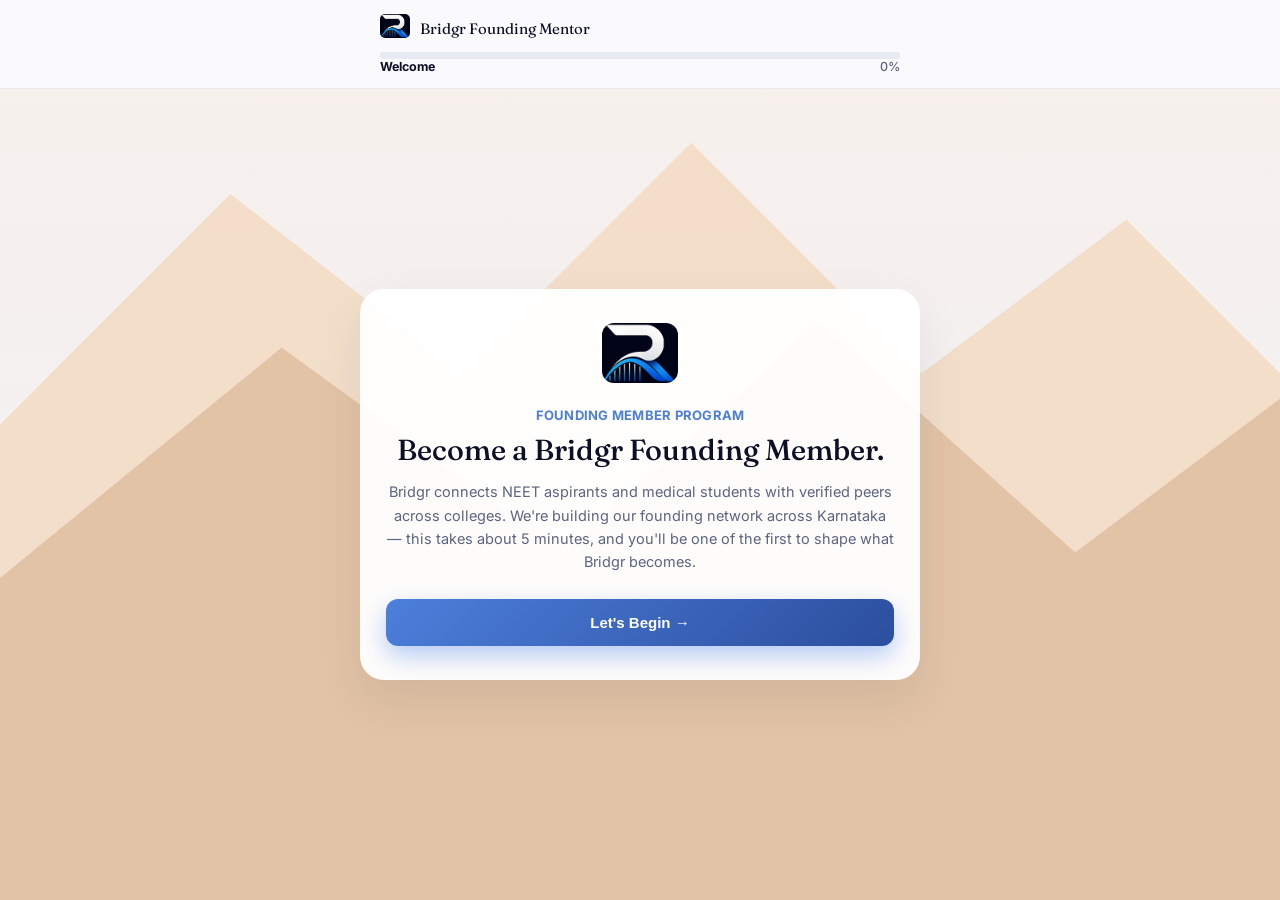
<file: mentor-form.html>
<!DOCTYPE html>
<html lang="en">
<head>
<meta charset="UTF-8" />
<meta name="viewport" content="width=device-width, initial-scale=1.0" />
<title>Join as a Mentor — Bridgr</title>
<link rel="preconnect" href="https://fonts.googleapis.com">
<link href="https://fonts.googleapis.com/css2?family=Fraunces:opsz,wght@9..144,400;9..144,500;9..144,600&family=Inter:wght@400;500;600;700&display=swap" rel="stylesheet">
<link rel="icon" type="image/png" href="logo.png">
<style>
  :root{ --navy:#0B1026; --blue:#4C7FDB; --blue-light:#8FB8F5; --blue-deep:#2C4E9E; --ink:#0B1026; --muted:#5B6480; --bg:#FAFAFC; --card:#FFFFFF; --line:#ECEBF4; }
  *{box-sizing:border-box; margin:0; padding:0;}
  body{ font-family:'Inter', sans-serif; background:var(--bg); color:var(--ink); -webkit-font-smoothing:antialiased; }
  h1,h2{ font-family:'Fraunces', serif; font-weight:500; }
  a{ text-decoration:none; color:inherit; }
  .wrap{ max-width:1100px; margin:0 auto; padding:0 20px; }

  .btn{ display:inline-block; text-align:center; padding:15px 24px; border-radius:12px; font-weight:600; font-size:15px; cursor:pointer; border:none; transition:all .2s ease; width:100%; }
  .btn-primary{ background:linear-gradient(135deg, var(--blue), var(--blue-deep)); color:#fff; box-shadow:0 10px 24px rgba(47,111,237,0.35); }
  .btn-primary:hover{ transform:translateY(-2px); }
  .btn-primary:disabled{ opacity:0.5; cursor:not-allowed; transform:none; }
  .btn-ghost{ background:rgba(255,255,255,0.85); color:var(--ink); border:1.5px solid var(--line); }
  .btn-ghost:hover{ border-color:var(--blue); }

  .form-shell{ min-height:100vh; display:flex; flex-direction:column; position:relative; }
  .scenery{ position:fixed; inset:0; z-index:0; }
  .scenery svg{ width:100%; height:100%; }
  .form-topbar, .form-body{ position:relative; z-index:1; }
  .form-topbar{ position:sticky; top:0; z-index:30; background:rgba(250,250,252,0.92); backdrop-filter:blur(10px); border-bottom:1px solid var(--line); padding:14px 0; }
  .form-progress-track{ height:7px; background:#E7E9F3; border-radius:999px; overflow:hidden; margin-top:10px; }
  .form-progress-fill{ height:100%; background:linear-gradient(135deg, var(--blue), var(--blue-deep)); border-radius:999px; transition:width 700ms cubic-bezier(.4,0,.2,1); width:0%; }
  .form-progress-label{ display:flex; justify-content:space-between; font-size:12.5px; color:var(--muted); font-weight:500; }
  .form-progress-label b{ color:var(--ink); }

  .form-body{ flex:1; display:flex; align-items:center; padding:40px 0 60px; }
  .form-page{ display:none; width:100%; }
  .form-page.active{ display:block; }
  .form-card{ max-width:560px; margin:0 auto; padding:34px 26px; background:rgba(255,255,255,0.95); border-radius:24px; box-shadow:0 20px 50px rgba(11,16,38,0.08); }
  .form-eyebrow{ font-size:13px; color:var(--blue); font-weight:700; margin-bottom:8px; letter-spacing:.02em; text-transform:uppercase; }
  .form-h{ font-family:'Fraunces'; font-size:26px; color:var(--ink); margin-bottom:12px; line-height:1.3; }
  .form-h.xl{ font-size:29px; }
  .form-sub{ color:var(--muted); font-size:14.5px; line-height:1.6; margin-bottom:26px; }

  .f-group{ margin-bottom:24px; }
  .f-label{ display:block; font-size:14.5px; font-weight:700; color:var(--ink); margin-bottom:10px; }
  .f-label.md{ font-size:13.5px; }
  .f-label.sm{ font-size:12.5px; font-weight:600; color:var(--muted); text-transform:uppercase; letter-spacing:.02em; }
  .f-label .req{ color:#E14B4B; }
  .f-input, .f-select, .f-textarea{ width:100%; padding:15px 16px; border-radius:12px; border:1.5px solid var(--line); font-family:'Inter'; font-size:14.5px; color:var(--ink); background:#fff; }
  .f-input:focus, .f-select:focus, .f-textarea:focus{ outline:none; border-color:var(--blue); box-shadow:0 0 0 4px rgba(47,111,237,0.12); }
  .f-textarea{ resize:vertical; min-height:80px; }
  .f-error{ font-size:12px; color:#E14B4B; margin-top:6px; display:none; }
  .f-group.invalid .f-input, .f-group.invalid .f-select{ border-color:#E14B4B; }
  .f-group.invalid .f-error{ display:block; }
  .f-hint{ font-size:11.5px; color:var(--muted); margin-top:8px; }

  .chip-grid{ display:flex; flex-wrap:wrap; gap:10px; }
  .chip{ padding:10px 16px; border-radius:999px; border:1.5px solid var(--line); background:#fff; font-size:13px; font-weight:500; color:var(--ink); cursor:pointer; transition:all .2s ease; user-select:none; }
  .chip.selected{ background:#EAF2FF; border-color:var(--blue); color:var(--blue); box-shadow:0 0 0 3px rgba(47,111,237,0.1); }

  .option-cards{ display:flex; flex-direction:column; gap:10px; }
  .opt-card{ display:flex; align-items:center; gap:12px; padding:14px 16px; border-radius:14px; border:1.5px solid var(--line); background:#fff; cursor:pointer; transition:all .2s ease; user-select:none; }
  .opt-card.selected{ border-color:var(--blue); background:#F0F6FF; box-shadow:0 0 0 3px rgba(47,111,237,0.1); }
  .opt-card .dot{ width:18px; height:18px; border-radius:50%; border:2px solid var(--line); flex-shrink:0; position:relative; }
  .opt-card.selected .dot{ border-color:var(--blue); }
  .opt-card.selected .dot::after{ content:''; position:absolute; inset:3px; border-radius:50%; background:var(--blue); }
  .opt-card .label{ font-size:14px; font-weight:500; }

  .form-nav{ display:flex; gap:12px; margin-top:28px; }
  .form-nav .btn-back{ flex:0 0 auto; padding:15px 20px; width:auto; }

  .conditional{ overflow:hidden; max-height:0; transition:max-height .35s ease; }
  .conditional.open{ max-height:220px; margin-top:14px; }

  .scale-row{ display:flex; justify-content:space-between; align-items:center; gap:6px; margin-top:6px; }
  .scale-dot{ width:38px; height:38px; border-radius:50%; border:1.5px solid var(--line); background:#fff; display:flex; align-items:center; justify-content:center; font-weight:600; font-size:14px; cursor:pointer; }
  .scale-dot.selected{ background:var(--blue); border-color:var(--blue); color:#fff; }
  .scale-labels{ display:flex; justify-content:space-between; font-size:11px; color:var(--muted); margin-top:6px; }

  .loading-screen, .success-screen{ text-align:center; padding:10px 4px; }
  .loading-dots{ display:flex; gap:6px; justify-content:center; margin-bottom:18px; }
  .loading-dots span{ width:9px; height:9px; border-radius:50%; background:var(--blue); animation:ld 1.2s ease-in-out infinite; }
  .loading-dots span:nth-child(2){ animation-delay:.15s; }
  .loading-dots span:nth-child(3){ animation-delay:.3s; }
  @keyframes ld{ 0%,80%,100%{ opacity:.25; transform:scale(.8);} 40%{ opacity:1; transform:scale(1);} }
  .ref-id{ display:inline-block; margin:16px 0; padding:10px 20px; border-radius:12px; background:#EAF2FF; color:var(--blue); font-weight:700; letter-spacing:.03em; }
  .bonus-banner{ background:linear-gradient(135deg,#EAF2FF,#E7F6EF); border:1px solid #D6E6FF; border-radius:16px; padding:16px; font-size:13px; color:var(--ink); line-height:1.6; margin:18px 0; text-align:left; }

  .rescue-scene{ width:100%; max-width:320px; margin:0 auto 14px; border-radius:18px; overflow:hidden; box-shadow:0 12px 30px rgba(11,16,38,0.12); }

  /* Stage 1 (0-15%): mentee dangling. Stage 2 (15-35%): mentor reaches. Stage 3 (35-55%): hands grip.
     Stage 4 (55-82%): rise up the cliff face. Stage 5 (82-100%): stand together + sparkle. Total 5.5s. */
  .r-mentee{ animation: rMentee 5.5s ease-in-out forwards; transform-origin: 130px 210px; }
  @keyframes rMentee{
    0%{ transform:translate(0,0) rotate(-4deg); }
    12%{ transform:translate(-3px,4px) rotate(4deg); }
    15%{ transform:translate(0,0) rotate(-2deg); }
    35%{ transform:translate(0,0) rotate(0deg); }
    55%{ transform:translate(6px,-10px) rotate(0deg); }
    82%{ transform:translate(18px,-150px) rotate(0deg); }
    100%{ transform:translate(18px,-150px) rotate(0deg); }
  }
  .r-mentorArm{ animation: rArm 5.5s ease-in-out forwards; transform-origin: 165px 95px; }
  @keyframes rArm{
    0%{ transform:rotate(0deg); }
    15%{ transform:rotate(0deg); }
    35%{ transform:rotate(38deg); }
    55%{ transform:rotate(46deg); }
    82%{ transform:rotate(10deg); }
    100%{ transform:rotate(10deg); }
  }
  .r-mentor{ animation: rMentorLean 5.5s ease-in-out forwards; transform-origin: 165px 130px; }
  @keyframes rMentorLean{
    0%{ transform:translateY(0); }
    15%{ transform:translateY(0); }
    35%{ transform:translateY(6px); }
    55%{ transform:translateY(8px); }
    82%{ transform:translateY(0); }
    100%{ transform:translateY(0); }
  }
  .r-sparkle{ opacity:0; animation: rSparkle 5.5s ease-in-out forwards; }
  @keyframes rSparkle{
    0%,80%{ opacity:0; transform:scale(0.6); }
    88%{ opacity:1; transform:scale(1.15); }
    100%{ opacity:1; transform:scale(1); }
  }
  .r-glow{ opacity:0; animation: rGlow 5.5s ease-in-out forwards; }
  @keyframes rGlow{ 0%,78%{ opacity:0; } 90%,100%{ opacity:0.9; } }
</style>
</head>
<body>

<div class="form-shell" id="formShell">
  <div class="scenery" id="scenery">
    <svg viewBox="0 0 500 900" preserveAspectRatio="xMidYMid slice">
      <defs>
        <linearGradient id="skyG" x1="0" y1="0" x2="0" y2="1">
          <stop id="skyStop1" offset="0%" stop-color="#FDEFE3"/>
          <stop id="skyStop2" offset="100%" stop-color="#EAF2FF"/>
        </linearGradient>
        <radialGradient id="sunG" cx="50%" cy="50%" r="50%">
          <stop id="sunStop1" offset="0%" stop-color="#FFDDB0" stop-opacity="0.95"/>
          <stop id="sunStop2" offset="100%" stop-color="#FFDDB0" stop-opacity="0"/>
        </radialGradient>
      </defs>
      <rect x="0" y="0" width="500" height="900" fill="url(#skyG)"/>
      <circle id="sunCircle" cx="360" cy="150" r="95" fill="url(#sunG)" style="transition:cx 1600ms ease, cy 1600ms ease;"/>
      <g id="birds" opacity="0.5" stroke="#8A6A4A" stroke-width="1.4" fill="none" style="transition:opacity 1600ms ease;">
        <path d="M120 90 q6 -8 12 0 q6 -8 12 0"/>
        <path d="M300 60 q5 -7 10 0 q5 -7 10 0"/>
      </g>
      <path id="mountainsFar" d="M0 440 L90 350 L180 420 L270 330 L360 420 L440 360 L500 420 L500 900 L0 900 Z" fill="#F3D9BE" opacity="0.75" style="transition:fill 1600ms ease;"/>
      <path id="mountainsNear" d="M0 500 L110 410 L220 490 L320 400 L420 490 L500 430 L500 900 L0 900 Z" fill="#E0BFA0" opacity="0.85" style="transition:fill 1600ms ease;"/>
    </svg>
  </div>
  <div class="form-topbar">
    <div class="wrap" style="max-width:560px;">
      <div style="display:flex; align-items:center; gap:10px;">
        <a href="index.html"><img src="logo.png" alt="Bridgr" style="height:24px; border-radius:5px;"></a>
        <span style="font-family:'Fraunces'; font-size:15px;">Bridgr Founding Mentor</span>
      </div>
      <div class="form-progress-track"><div class="form-progress-fill" id="progFill"></div></div>
      <div class="form-progress-label"><b id="progStage">Welcome</b><span id="progPct">0%</span></div>
    </div>
  </div>

  <div class="form-body">
    <div class="wrap" style="width:100%; padding:0;">

      <section class="form-page active" data-page="0" data-progress="0" data-stage="Welcome">
        <div class="form-card" style="text-align:center;">
          <img src="logo.png" alt="Bridgr" style="height:60px; margin:0 auto 20px; border-radius:12px;">
          <p class="form-eyebrow">Founding Member Program</p>
          <h1 class="form-h xl">Become a Bridgr Founding Member.</h1>
          <p class="form-sub">Bridgr connects NEET aspirants and medical students with verified peers across colleges. We're building our founding network across Karnataka — this takes about 5 minutes, and you'll be one of the first to shape what Bridgr becomes.</p>
          <button class="btn btn-primary" onclick="goTo(1)">Let's Begin →</button>
        </div>
      </section>

      <!-- BASIC DETAILS -->
      <section class="form-page" data-page="1" data-progress="20" data-stage="Basic Details">
        <div class="form-card">
          <p class="form-eyebrow">Basic Details</p>
          <h2 class="form-h">Let's start with the basics.</h2>

          <div class="f-group" data-required="true">
            <label class="f-label">Full Name <span class="req">*</span></label>
            <input class="f-input" type="text" id="q_name" placeholder="Your full name">
            <p class="f-error">Please enter your name.</p>
          </div>
          <div class="f-group">
            <label class="f-label">WhatsApp Number</label>
            <input class="f-input" type="tel" id="q_whatsapp" maxlength="10" inputmode="numeric" placeholder="10-digit number">
          </div>
          <div class="f-group" data-required="true">
            <label class="f-label">Email ID <span class="req">*</span></label>
            <input class="f-input" type="email" id="q_email" placeholder="you@example.com">
            <p class="f-error">Please enter a valid email.</p>
          </div>
          <div class="f-group" data-required="true">
            <label class="f-label">Gender <span class="req">*</span></label>
            <div class="option-cards" id="q_gender">
              <div class="opt-card" data-value="Male"><div class="dot"></div><span class="label">Male</span></div>
              <div class="opt-card" data-value="Female"><div class="dot"></div><span class="label">Female</span></div>
              <div class="opt-card" data-value="Other"><div class="dot"></div><span class="label">Other</span></div>
            </div>
            <p class="f-error">Please select an option.</p>
            <div class="conditional" id="wrap_genderOther"><input class="f-input" type="text" id="q_genderOther" placeholder="Please specify" style="margin-top:10px;"></div>
          </div>

          <div class="form-nav">
            <button class="btn btn-ghost btn-back" onclick="goTo(0)">Back</button>
            <button class="btn btn-primary" onclick="validateAndGo(1,2)">Continue</button>
          </div>
        </div>
      </section>

      <!-- ACADEMIC DETAILS -->
      <section class="form-page" data-page="2" data-progress="40" data-stage="Academic Details">
        <div class="form-card">
          <p class="form-eyebrow">Academic Details</p>
          <h2 class="form-h">Tell us about your college.</h2>

          <div class="f-group" data-required="true">
            <label class="f-label">Medical College Name <span class="req">*</span></label>
            <select class="f-select" id="q_college">
              <option value="">Select your college</option>
              <optgroup label="Karnataka — Government">
                <option>Bangalore Medical College &amp; Research Institute (BMCRI)</option>
                <option>Mysore Medical College &amp; Research Institute</option>
                <option>Karnataka Institute of Medical Sciences, Hubballi</option>
                <option>Vijayanagar Institute of Medical Sciences, Bellary</option>
                <option>Belagavi Institute of Medical Sciences (BIMS)</option>
                <option>Karwar Institute of Medical Sciences</option>
                <option>Kodagu Institute of Medical Sciences</option>
                <option>Koppal Institute of Medical Sciences (KoIMS)</option>
                <option>Mandya Institute of Medical Sciences</option>
                <option>Raichur Institute of Medical Sciences</option>
                <option>Shimoga Institute of Medical Sciences</option>
                <option>Chikkaballapura Institute of Medical Sciences</option>
                <option>S. Nijalingappa Medical College &amp; HSK Hospital, Bagalkot</option>
              </optgroup>
              <optgroup label="Karnataka — Private / Deemed">
                <option>St John's Medical College, Bangalore</option>
                <option>JSS Medical College, Mysuru</option>
                <option>Kasturba Medical College (KMC), Manipal</option>
                <option>Kempegowda Institute of Medical Sciences (KIMS), Bangalore</option>
                <option>M S Ramaiah Medical College, Bangalore</option>
                <option>Vydehi Institute of Medical Sciences, Bangalore</option>
                <option>Sapthagiri Institute of Medical Sciences, Bangalore</option>
                <option>Dayananda Sagar Medical College, Bangalore</option>
                <option>BGS Global Institute of Medical Sciences, Bangalore</option>
                <option>JJM Medical College, Davangere</option>
                <option>Adichunchanagiri Institute of Medical Sciences, BG Nagara</option>
                <option>Sri Siddhartha Medical College, Tumkur</option>
                <option>Al-Ameen Medical College, Vijayapura</option>
                <option>Yenepoya Medical College, Mangalore</option>
                <option>Father Muller Medical College, Mangalore</option>
                <option>KVG Medical College, Sullia</option>
              </optgroup>
              <optgroup label="AIIMS">
                <option>AIIMS Delhi</option><option>AIIMS Bhopal</option><option>AIIMS Bhubaneswar</option>
                <option>AIIMS Jodhpur</option><option>AIIMS Patna</option><option>AIIMS Raipur</option>
                <option>AIIMS Rishikesh</option><option>AIIMS Nagpur</option><option>AIIMS Mangalagiri</option>
                <option>AIIMS Kalyani</option><option>AIIMS Gorakhpur</option><option>AIIMS Bathinda</option>
                <option>AIIMS Deoghar</option><option>AIIMS Rajkot</option><option>AIIMS Bibinagar</option>
                <option>AIIMS Vijaypur (Jammu)</option><option>AIIMS Guwahati</option><option>AIIMS Bilaspur</option>
                <option>AIIMS Darbhanga</option><option>AIIMS Rae Bareli</option><option>AIIMS Madurai</option>
              </optgroup>
              <option>Other</option>
            </select>
            <p class="f-error">Please select your college.</p>
            <p class="f-hint">Don't see your college? Select "Other" and type it in below.</p>
          </div>
          <div class="conditional" id="wrap_collegeOther">
            <div class="f-group"><label class="f-label md">If Other, please specify your college name</label><input class="f-input" type="text" id="q_collegeOther" placeholder="Your college name"></div>
          </div>

          <div class="f-group" data-required="true">
            <label class="f-label">Current Year <span class="req">*</span></label>
            <div class="option-cards" id="q_year">
              <div class="opt-card" data-value="1st Year"><div class="dot"></div><span class="label">1st Year</span></div>
              <div class="opt-card" data-value="2nd Year"><div class="dot"></div><span class="label">2nd Year</span></div>
              <div class="opt-card" data-value="3rd Year"><div class="dot"></div><span class="label">3rd Year</span></div>
              <div class="opt-card" data-value="4th Year"><div class="dot"></div><span class="label">4th Year</span></div>
              <div class="opt-card" data-value="Intern"><div class="dot"></div><span class="label">Intern</span></div>
              <div class="opt-card" data-value="Graduate"><div class="dot"></div><span class="label">Graduate</span></div>
            </div>
            <p class="f-error">Please select your current year.</p>
          </div>

          <div class="f-group" data-required="true">
            <label class="f-label">State <span class="req">*</span></label>
            <select class="f-select" id="q_mstate">
              <option value="">Select your state</option>
              <option>Andhra Pradesh</option><option>Arunachal Pradesh</option><option>Assam</option>
              <option>Bihar</option><option>Chhattisgarh</option><option>Goa</option><option>Gujarat</option>
              <option>Haryana</option><option>Himachal Pradesh</option><option>Jharkhand</option>
              <option>Karnataka</option><option>Kerala</option><option>Madhya Pradesh</option>
              <option>Maharashtra</option><option>Manipur</option><option>Meghalaya</option><option>Mizoram</option>
              <option>Nagaland</option><option>Odisha</option><option>Punjab</option><option>Rajasthan</option>
              <option>Sikkim</option><option>Tamil Nadu</option><option>Telangana</option><option>Tripura</option>
              <option>Uttar Pradesh</option><option>Uttarakhand</option><option>West Bengal</option>
              <option>Andaman and Nicobar Islands</option><option>Chandigarh</option>
              <option>Dadra and Nagar Haveli and Daman and Diu</option><option>Delhi</option>
              <option>Jammu and Kashmir</option><option>Ladakh</option><option>Lakshadweep</option>
              <option>Puducherry</option>
            </select>
            <p class="f-error">Please select your state.</p>
          </div>

          <div class="form-nav">
            <button class="btn btn-ghost btn-back" onclick="goTo(1)">Back</button>
            <button class="btn btn-primary" onclick="validateAndGo(2,3)">Continue</button>
          </div>
        </div>
      </section>

      <!-- EXPERTISE -->
      <section class="form-page" data-page="3" data-progress="60" data-stage="Expertise">
        <div class="form-card">
          <p class="form-eyebrow">Expertise</p>
          <h2 class="form-h xl">What can you help students with?</h2>

          <div class="f-group" data-required="true">
            <label class="f-label">Languages Comfortable With <span class="req">*</span></label>
            <div class="chip-grid" id="q_languages">
              <div class="chip" data-value="English">English</div><div class="chip" data-value="Kannada">Kannada</div>
              <div class="chip" data-value="Hindi">Hindi</div><div class="chip" data-value="Tamil">Tamil</div>
              <div class="chip" data-value="Telugu">Telugu</div><div class="chip" data-value="Malayalam">Malayalam</div>
              <div class="chip" data-value="Marathi">Marathi</div><div class="chip" data-value="Other">Other</div>
            </div>
            <p class="f-error">Please select at least one language.</p>
          </div>
          <div class="conditional" id="wrap_languageOther">
            <div class="f-group"><label class="f-label md">Please specify the language</label><input class="f-input" type="text" id="q_languageOtherSpecify" placeholder="e.g. Konkani"></div>
          </div>

          <div class="f-group" data-required="true">
            <label class="f-label md">Which areas would you be comfortable helping students with? <span class="req">*</span></label>
            <div class="chip-grid" id="q_areas">
              <div class="chip" data-value="NEET UG Counselling">NEET UG Counselling</div>
              <div class="chip" data-value="College Selection & Option Entry">College Selection &amp; Option Entry</div>
              <div class="chip" data-value="Hostel & Campus Life">Hostel &amp; Campus Life</div>
              <div class="chip" data-value="Academics & Study Strategies">Academics &amp; Study Strategies</div>
              <div class="chip" data-value="First Year MBBS Guidance">First Year MBBS Guidance</div>
              <div class="chip" data-value="Textbooks & Resources">Textbooks &amp; Resources</div>
              <div class="chip" data-value="Research Projects">Research Projects</div>
              <div class="chip" data-value="ICMR STS">ICMR STS</div>
              <div class="chip" data-value="Conferences & Presentations">Conferences &amp; Presentations</div>
              <div class="chip" data-value="Extracurricular Activities">Extracurricular Activities</div>
              <div class="chip" data-value="Scholarships & Financial Aid">Scholarships &amp; Financial Aid</div>
              <div class="chip" data-value="Internship Guidance">Internship Guidance</div>
              <div class="chip" data-value="NEET PG Preparation">NEET PG Preparation</div>
              <div class="chip" data-value="USMLE / Foreign Exams">USMLE / Foreign Exams</div>
              <div class="chip" data-value="Mental Adjustment to Medical College">Mental Adjustment to Medical College</div>
              <div class="chip" data-value="General Guidance">General Guidance</div>
            </div>
            <p class="f-error">Please select at least one area.</p>
          </div>

          <div class="f-group" data-required="true">
            <label class="f-label sm">Which area are you most confident in? <span class="req">*</span></label>
            <select class="f-select" id="q_confidentArea">
              <option value="">Select from your areas above</option>
            </select>
            <p class="f-hint" id="confidentHint">Pick your areas above first — this list will show only those.</p>
            <p class="f-error">Please select one.</p>
          </div>

          <div class="form-nav">
            <button class="btn btn-ghost btn-back" onclick="goTo(2)">Back</button>
            <button class="btn btn-primary" onclick="validateAndGo(3,4)">Continue</button>
          </div>
        </div>
      </section>

      <!-- AVAILABILITY -->
      <section class="form-page" data-page="4" data-progress="80" data-stage="Availability">
        <div class="form-card">
          <p class="form-eyebrow">Availability &amp; Style</p>
          <h2 class="form-h">How would you like to help?</h2>

          <div class="f-group" data-required="true">
            <label class="f-label">Would you be willing to help students understand your college better? <span class="req">*</span></label>
            <div class="option-cards" id="q_helpCollege">
              <div class="opt-card" data-value="Yes"><div class="dot"></div><span class="label">Yes</span></div>
              <div class="opt-card" data-value="No"><div class="dot"></div><span class="label">No</span></div>
            </div>
            <p class="f-error">Please select an option.</p>
          </div>
          <div class="conditional" id="wrap_helpWhat">
            <div class="f-group">
              <label class="f-label md">If yes, what can you help with?</label>
              <div class="chip-grid" id="q_helpWhat">
                <div class="chip" data-value="Hostel Facilities">Hostel Facilities</div>
                <div class="chip" data-value="Mess & Food">Mess &amp; Food</div>
                <div class="chip" data-value="Academics">Academics</div>
                <div class="chip" data-value="Clinical Exposure">Clinical Exposure</div>
                <div class="chip" data-value="Faculty">Faculty</div>
                <div class="chip" data-value="Research Opportunities">Research Opportunities</div>
                <div class="chip" data-value="Student Culture">Student Culture</div>
                <div class="chip" data-value="City & Lifestyle">City &amp; Lifestyle</div>
                <div class="chip" data-value="Fees & Expenses">Fees &amp; Expenses</div>
                <div class="chip" data-value="Scholarships">Scholarships</div>
              </div>
            </div>
          </div>

          <div class="f-group" data-required="true">
            <label class="f-label">How often would you be comfortable helping students? <span class="req">*</span></label>
            <select class="f-select" id="q_frequency">
              <option value="">Select one</option>
              <option>Occasionally</option><option>1-2 Times Per Month</option>
              <option>1-2 Times Per Week</option><option>Flexible</option>
            </select>
            <p class="f-error">Please select an option.</p>
          </div>

          <div class="f-group" data-required="true">
            <label class="f-label">Preferred Mode of Interaction <span class="req">*</span></label>
            <div class="chip-grid" id="q_modeInteraction">
              <div class="chip" data-value="WhatsApp Chat">WhatsApp Chat</div>
              <div class="chip" data-value="Audio Call">Audio Call</div>
              <div class="chip" data-value="Video Call">Video Call</div>
              <div class="chip" data-value="Group Discussion">Group Discussion</div>
              <div class="chip" data-value="Q&A Sessions">Q&amp;A Sessions</div>
            </div>
            <p class="f-error">Please select at least one.</p>
          </div>

          <div class="form-nav">
            <button class="btn btn-ghost btn-back" onclick="goTo(4)">Back</button>
            <button class="btn btn-primary" onclick="validateAndGo(4,5)">Continue</button>
          </div>
        </div>
      </section>

      <!-- ABOUT YOU -->
      <section class="form-page" data-page="5" data-progress="95" data-stage="About You">
        <div class="form-card">
          <p class="form-eyebrow">About You</p>
          <h2 class="form-h">Almost there.</h2>

          <div class="f-group">
            <label class="f-label">Why would you like to be a part of Bridgr?</label>
            <textarea class="f-textarea" id="q_why" placeholder="Share your thoughts"></textarea>
          </div>

          <div class="f-group" data-required="true">
            <label class="f-label">Would you be interested in helping us expand Bridgr to more colleges? <span class="req">*</span></label>
            <div class="option-cards" id="q_expand">
              <div class="opt-card" data-value="Yes"><div class="dot"></div><span class="label">Yes</span></div>
              <div class="opt-card" data-value="No"><div class="dot"></div><span class="label">No</span></div>
            </div>
            <p class="f-error">Please select an option.</p>
          </div>

          <div class="f-group" data-required="true">
            <label class="f-label">Do you know students from other medical colleges who may be interested in joining Bridgr? <span class="req">*</span></label>
            <div class="option-cards" id="q_knowOthers">
              <div class="opt-card" data-value="Yes"><div class="dot"></div><span class="label">Yes</span></div>
              <div class="opt-card" data-value="No"><div class="dot"></div><span class="label">No</span></div>
            </div>
            <p class="f-error">Please select an option.</p>
          </div>
          <div class="conditional" id="wrap_otherColleges">
            <div class="f-group"><label class="f-label md">If yes, mention their college names.</label><input class="f-input" type="text" id="q_otherColleges" placeholder="College names"></div>
          </div>

          <div class="f-group" data-required="true">
            <label class="f-label">How would you rate your prior experience in mentoring or guiding junior medical students or aspirants? <span class="req">*</span></label>
            <div class="scale-row" id="q_experience">
              <div class="scale-dot" data-value="1">1</div>
              <div class="scale-dot" data-value="2">2</div>
              <div class="scale-dot" data-value="3">3</div>
              <div class="scale-dot" data-value="4">4</div>
              <div class="scale-dot" data-value="5">5</div>
            </div>
            <div class="scale-labels"><span>No prior experience</span><span>Highly experienced</span></div>
            <p class="f-error">Please select a rating.</p>
          </div>

          <div class="f-group">
            <label class="f-label md">Which digital resources are you most comfortable creating or sharing to support aspirants?</label>
            <div class="chip-grid" id="q_resources">
              <div class="chip" data-value="Study notes/Summaries">Study notes/Summaries</div>
              <div class="chip" data-value="Handwritten diagrams/Flowcharts">Handwritten diagrams/Flowcharts</div>
              <div class="chip" data-value="Question banks/Past papers">Question banks/Past papers</div>
              <div class="chip" data-value="Study schedules/Timetables">Study schedules/Timetables</div>
              <div class="chip" data-value="Clinical case study links">Clinical case study links</div>
              <div class="chip" data-value="Book recommendations">Book recommendations</div>
            </div>
          </div>

          <div class="f-group" data-required="true">
            <label class="f-label">What is your primary motivation for becoming a Founding Member of Bridgr? <span class="req">*</span></label>
            <select class="f-select" id="q_motivation">
              <option value="">Select one</option>
              <option>To build my professional network</option>
              <option>To give back to the medical community</option>
              <option>To develop leadership and communication skills</option>
              <option>To contribute to innovation in medical education</option>
              <option>To enhance my CV/profile</option>
            </select>
            <p class="f-error">Please select an option.</p>
          </div>

          <div class="f-group" data-required="true">
            <label class="f-label">How did you hear about this form? If this was sent to you, please mention the sender's name. <span class="req">*</span></label>
            <input class="f-input" type="text" id="q_heard" placeholder="Your answer">
            <p class="f-error">Please answer this question.</p>
          </div>

          <div class="form-nav">
            <button class="btn btn-ghost btn-back" onclick="goTo(4)">Back</button>
            <button class="btn btn-primary" onclick="submitForm()">Submit Application</button>
          </div>
        </div>
      </section>

      <section class="form-page" data-page="loading" data-progress="100" data-stage="Complete">
        <div class="form-card">
          <div class="loading-screen">
            <div class="loading-dots"><span></span><span></span><span></span></div>
            <p style="font-family:'Fraunces'; font-size:18px;">Submitting your application...</p>
          </div>
        </div>
      </section>

      <section class="form-page" data-page="success" data-progress="100" data-stage="Complete">
        <div class="form-card">
          <div class="success-screen">
            <svg class="rescue-scene" viewBox="0 0 320 260">
              <defs>
                <linearGradient id="rSky" x1="0" y1="0" x2="0" y2="1">
                  <stop offset="0%" stop-color="#BFD9FA"/>
                  <stop offset="100%" stop-color="#EAF2FF"/>
                </linearGradient>
                <linearGradient id="rCliff" x1="0" y1="0" x2="1" y2="1">
                  <stop offset="0%" stop-color="#8FA6C9"/>
                  <stop offset="100%" stop-color="#5E75A0"/>
                </linearGradient>
                <linearGradient id="rMentorBody" x1="0" y1="0" x2="0" y2="1">
                  <stop offset="0%" stop-color="#6FA0E8"/>
                  <stop offset="100%" stop-color="#2C4E9E"/>
                </linearGradient>
                <linearGradient id="rMenteeBody" x1="0" y1="0" x2="0" y2="1">
                  <stop offset="0%" stop-color="#8FB8F5"/>
                  <stop offset="100%" stop-color="#4C7FDB"/>
                </linearGradient>
                <radialGradient id="rGlowGrad" cx="50%" cy="50%" r="50%">
                  <stop offset="0%" stop-color="#FFE9A8" stop-opacity="0.9"/>
                  <stop offset="100%" stop-color="#FFE9A8" stop-opacity="0"/>
                </radialGradient>
              </defs>

              <rect x="0" y="0" width="320" height="260" fill="url(#rSky)"/>
              <!-- distant peaks -->
              <path d="M0 120 L40 80 L80 115 L120 70 L170 120 L210 85 L260 125 L320 95 L320 260 L0 260 Z" fill="#AFC5E9" opacity="0.6"/>
              <!-- birds -->
              <g stroke="#7C93C4" stroke-width="1.3" fill="none" opacity="0.7">
                <path d="M40 40 q5 -7 10 0 q5 -7 10 0"/>
                <path d="M230 30 q4 -6 8 0 q4 -6 8 0"/>
              </g>

              <!-- cliff mass -->
              <path d="M0 260 L0 150 L90 90 L150 135 L320 110 L320 260 Z" fill="url(#rCliff)"/>
              <path d="M90 90 L150 135 L110 140 L80 105 Z" fill="#7690BE" opacity="0.7"/>

              <!-- celebration glow (appears at the end) -->
              <circle class="r-glow" cx="178" cy="60" r="55" fill="url(#rGlowGrad)"/>
              <g class="r-sparkle">
                <path d="M175 40 l3 8 8 3 -8 3 -3 8 -3 -8 -8 -3 8 -3z" fill="#FFD98F"/>
                <path d="M205 55 l2 5 5 2 -5 2 -2 5 -2 -5 -5 -2 5 -2z" fill="#FFD98F"/>
                <path d="M150 55 l2 5 5 2 -5 2 -2 5 -2 -5 -5 -2 5 -2z" fill="#FFD98F"/>
              </g>

              <!-- mentor (top of cliff) -->
              <g class="r-mentor">
                <ellipse cx="165" cy="138" rx="16" ry="5" fill="#5E75A0" opacity="0.4"/>
                <path d="M150 135 C150 118 158 105 166 105 C174 105 182 116 181 132 L181 138 L150 138 Z" fill="url(#rMentorBody)"/>
                <circle cx="166" cy="96" r="12" fill="#2C4E9E"/>
                <g class="r-mentorArm">
                  <rect x="163" y="92" width="46" height="10" rx="5" fill="url(#rMentorBody)"/>
                  <circle cx="209" cy="97" r="7" fill="#2C4E9E"/>
                </g>
              </g>

              <!-- mentee (rising from the cliff edge) -->
              <g class="r-mentee">
                <circle cx="128" cy="188" r="11" fill="#4C7FDB"/>
                <path d="M114 200 C114 214 120 228 128 228 C136 228 143 216 142 202 L142 198 L114 198 Z" fill="url(#rMenteeBody)"/>
                <rect x="122" y="176" width="42" height="9" rx="4.5" fill="url(#rMenteeBody)" transform="rotate(-18 128 188)"/>
                <circle cx="160" cy="167" r="6.5" fill="#4C7FDB"/>
              </g>
            </svg>
            <h2 class="form-h">Welcome to Bridgr!</h2>
            <p class="form-sub" style="margin-bottom:0;">Our team will review your application and reach out once you're verified.</p>
            <div class="ref-id" id="refId">BRD-MENTOR-0001</div>
            <div class="bonus-banner">🎉 Complete your college verification, get your first counselling session, and claim your joining bonus.</div>
            <p class="form-sub">Questions in the meantime? Reach out on WhatsApp.</p>
            <a class="btn btn-primary" style="display:block; margin-bottom:12px;" href="https://chat.whatsapp.com/G6puc9drmge1sUBk3Eir5P?s=cl&p=a&ilr=1&amv=2" target="_blank" rel="noreferrer">Chat on WhatsApp</a>
            <a class="btn btn-ghost" style="display:block;" href="index.html">Return Home</a>
          </div>
        </div>
      </section>

    </div>
  </div>
</div>

<script>
  const sceneStages = {
    0:{ sky1:'#FDEFE3', sky2:'#EAF2FF', sun:'#FFDDB0', sunX:360, sunY:150, far:'#F3D9BE', near:'#E0BFA0', birds:0.5 },
    1:{ sky1:'#E7F6EF', sky2:'#EAF2FF', sun:'#FFF3C2', sunX:320, sunY:130, far:'#CDEBD9', near:'#A9DDC0', birds:0.4 },
    2:{ sky1:'#DCEBFF', sky2:'#F3F7FF', sun:'#FFE9C2', sunX:280, sunY:170, far:'#C3D9F7', near:'#9FBFEE', birds:0.35 },
    3:{ sky1:'#F1EAFB', sky2:'#EAF2FF', sun:'#F4D9F0', sunX:250, sunY:190, far:'#D6C9F2', near:'#B7A4E8', birds:0.3 },
    4:{ sky1:'#FFF3D6', sky2:'#EAF2FF', sun:'#FFD98F', sunX:220, sunY:140, far:'#F5D89A', near:'#E6BE72', birds:0.25 },
    5:{ sky1:'#DCEBFF', sky2:'#EAF2FF', sun:'#FFEFC2', sunX:200, sunY:110, far:'#BBD8F7', near:'#8FB8EF', birds:0.2 },
    loading:{ sky1:'#DCEBFF', sky2:'#EAF2FF', sun:'#FFEFC2', sunX:250, sunY:120, far:'#C3D9F7', near:'#9FBFEE', birds:0.2 },
    success:{ sky1:'#E3FBEC', sky2:'#DCEBFF', sun:'#FFF3C2', sunX:250, sunY:90, far:'#BFE9D0', near:'#8FDCAE', birds:0.15 }
  };
  function applyScene(stage){
    const s = sceneStages[stage] || sceneStages[0];
    document.getElementById('skyStop1').setAttribute('stop-color', s.sky1);
    document.getElementById('skyStop2').setAttribute('stop-color', s.sky2);
    document.getElementById('sunStop1').setAttribute('stop-color', s.sun);
    document.getElementById('sunCircle').setAttribute('cx', s.sunX);
    document.getElementById('sunCircle').setAttribute('cy', s.sunY);
    document.getElementById('mountainsFar').setAttribute('fill', s.far);
    document.getElementById('mountainsNear').setAttribute('fill', s.near);
    document.getElementById('birds').style.opacity = s.birds;
  }
  applyScene(0);
  const progFill = document.getElementById('progFill');
  const progStage = document.getElementById('progStage');
  const progPct = document.getElementById('progPct');

  function setProgress(pct, stage){ progFill.style.width = pct + '%'; progStage.textContent = stage; progPct.textContent = pct + '%'; }
  function goTo(page){
    document.querySelectorAll('.form-page').forEach(p => p.classList.remove('active'));
    const target = document.querySelector('.form-page[data-page="'+page+'"]');
    target.classList.add('active');
    setProgress(target.dataset.progress, target.dataset.stage);
    applyScene(page);
    window.scrollTo({top:0, behavior:'smooth'});
  }

  document.querySelectorAll('.chip-grid').forEach(grid => {
    grid.querySelectorAll('.chip').forEach(chip => chip.addEventListener('click', () => chip.classList.toggle('selected')));
  });
  document.querySelector('#q_languages .chip[data-value="Other"]').addEventListener('click', function(){
    document.getElementById('wrap_languageOther').classList.toggle('open', this.classList.contains('selected'));
  });

  function bindSingleSelect(id, onChange){
    const group = document.getElementById(id);
    group.querySelectorAll('.opt-card').forEach(card => {
      card.addEventListener('click', () => {
        group.querySelectorAll('.opt-card').forEach(c => c.classList.remove('selected'));
        card.classList.add('selected');
        if (onChange) onChange(card.dataset.value);
      });
    });
  }
  bindSingleSelect('q_gender', (v) => document.getElementById('wrap_genderOther').classList.toggle('open', v === 'Other'));
  bindSingleSelect('q_year');
  bindSingleSelect('q_helpCollege', (v) => document.getElementById('wrap_helpWhat').classList.toggle('open', v === 'Yes'));
  bindSingleSelect('q_expand');
  bindSingleSelect('q_knowOthers', (v) => document.getElementById('wrap_otherColleges').classList.toggle('open', v === 'Yes'));

  document.getElementById('q_college').addEventListener('change', (e) => {
    document.getElementById('wrap_collegeOther').classList.toggle('open', e.target.value === 'Other');
  });
  document.getElementById('q_whatsapp').addEventListener('input', (e) => {
    e.target.value = e.target.value.replace(/\D/g,'').slice(0,10);
  });

  document.querySelectorAll('#q_experience .scale-dot').forEach(dot => {
    dot.addEventListener('click', () => {
      document.querySelectorAll('#q_experience .scale-dot').forEach(d => d.classList.remove('selected'));
      dot.classList.add('selected');
    });
  });

  function getSelected(id){ const sel = document.querySelector('#'+id+' .opt-card.selected'); return sel ? sel.dataset.value : ''; }
  function getChips(id){ return Array.from(document.querySelectorAll('#'+id+' .chip.selected')).map(c => c.dataset.value); }

  function validateAndGo(fromPage, toPage){
    const page = document.querySelector('.form-page[data-page="'+fromPage+'"]');
    let valid = true;
    page.querySelectorAll('.f-group[data-required="true"]').forEach(group => {
      const input = group.querySelector('.f-input, .f-select');
      let ok = true;
      if (input) ok = input.value.trim() !== '';
      const optCards = group.querySelector('.option-cards');
      if (optCards) ok = !!optCards.querySelector('.opt-card.selected');
      const chipGrid = group.querySelector('.chip-grid');
      if (chipGrid) ok = !!chipGrid.querySelector('.chip.selected');
      const scale = group.querySelector('.scale-row');
      if (scale) ok = !!scale.querySelector('.scale-dot.selected');
      group.classList.toggle('invalid', !ok);
      if (!ok) valid = false;
    });
    if (!valid) return;

    // populate "most confident" dropdown from selected areas, right before entering page 3->4 transition isn't
    // relevant here, but when leaving page 3 we rebuild it below via a dedicated call.
    if (fromPage === 3) {
      const selectedAreas = getChips('q_areas');
      const sel = document.getElementById('q_confidentArea');
      sel.innerHTML = '<option value="">Select one</option>' + selectedAreas.map(a => `<option>${a}</option>`).join('');
    }
    goTo(toPage);
  }

  // rebuild confident-area list live as areas are (de)selected, so page 3 stays in sync
  document.querySelectorAll('#q_areas .chip').forEach(chip => {
    chip.addEventListener('click', () => {
      const selectedAreas = getChips('q_areas');
      const sel = document.getElementById('q_confidentArea');
      const prev = sel.value;
      sel.innerHTML = '<option value="">Select from your areas above</option>' + selectedAreas.map(a => `<option>${a}</option>`).join('');
      if (selectedAreas.includes(prev)) sel.value = prev;
      document.getElementById('confidentHint').style.display = selectedAreas.length ? 'none' : 'block';
    });
  });

  const MENTOR_ENDPOINT = 'https://script.google.com/macros/s/AKfycbxOXIrTs3vJxiv0VH9cwIPG8LLgxdYimm-F133mSPpT1dMqpobKWdQXj7NJIDA3RspV/exec';

  function submitForm(){
    const lastPage = document.querySelector('.form-page[data-page="5"]');
    let valid = true;
    lastPage.querySelectorAll('.f-group[data-required="true"]').forEach(group => {
      const input = group.querySelector('.f-input, .f-select');
      let ok = true;
      if (input) ok = input.value.trim() !== '';
      const optCards = group.querySelector('.option-cards');
      if (optCards) ok = !!optCards.querySelector('.opt-card.selected');
      const scale = group.querySelector('.scale-row');
      if (scale) ok = !!scale.querySelector('.scale-dot.selected');
      group.classList.toggle('invalid', !ok);
      if (!ok) valid = false;
    });
    if (!valid) return;

    const refId = 'BRD-MENTOR-' + String(Math.floor(1000 + Math.random()*9000));
    const answers = {
      referenceId: refId,
      name: document.getElementById('q_name').value,
      whatsapp: document.getElementById('q_whatsapp').value,
      email: document.getElementById('q_email').value,
      gender: getSelected('q_gender'),
      genderOther: document.getElementById('q_genderOther').value,
      college: document.getElementById('q_college').value,
      collegeOther: document.getElementById('q_collegeOther').value,
      year: getSelected('q_year'),
      state: document.getElementById('q_mstate').value,
      languages: getChips('q_languages'),
      languageOtherSpecify: document.getElementById('q_languageOtherSpecify').value,
      areas: getChips('q_areas'),
      confidentArea: document.getElementById('q_confidentArea').value,
      helpCollege: getSelected('q_helpCollege'),
      helpWhat: getChips('q_helpWhat'),
      frequency: document.getElementById('q_frequency').value,
      modeInteraction: getChips('q_modeInteraction'),
      why: document.getElementById('q_why').value,
      expand: getSelected('q_expand'),
      knowOthers: getSelected('q_knowOthers'),
      otherColleges: document.getElementById('q_otherColleges').value,
      experience: document.querySelector('#q_experience .scale-dot.selected')?.dataset.value || '',
      resources: getChips('q_resources'),
      motivation: document.getElementById('q_motivation').value,
      heard: document.getElementById('q_heard').value
    };

    fetch(MENTOR_ENDPOINT, {
      method: 'POST',
      mode: 'no-cors',
      headers: { 'Content-Type': 'text/plain;charset=utf-8' },
      body: JSON.stringify(answers)
    }).catch(err => console.error('Submission error:', err));

    goTo('loading');
    setTimeout(() => {
      document.getElementById('refId').textContent = refId;
      goTo('success');
    }, 1400);
  }
</script>
</body>
</html>
</file>
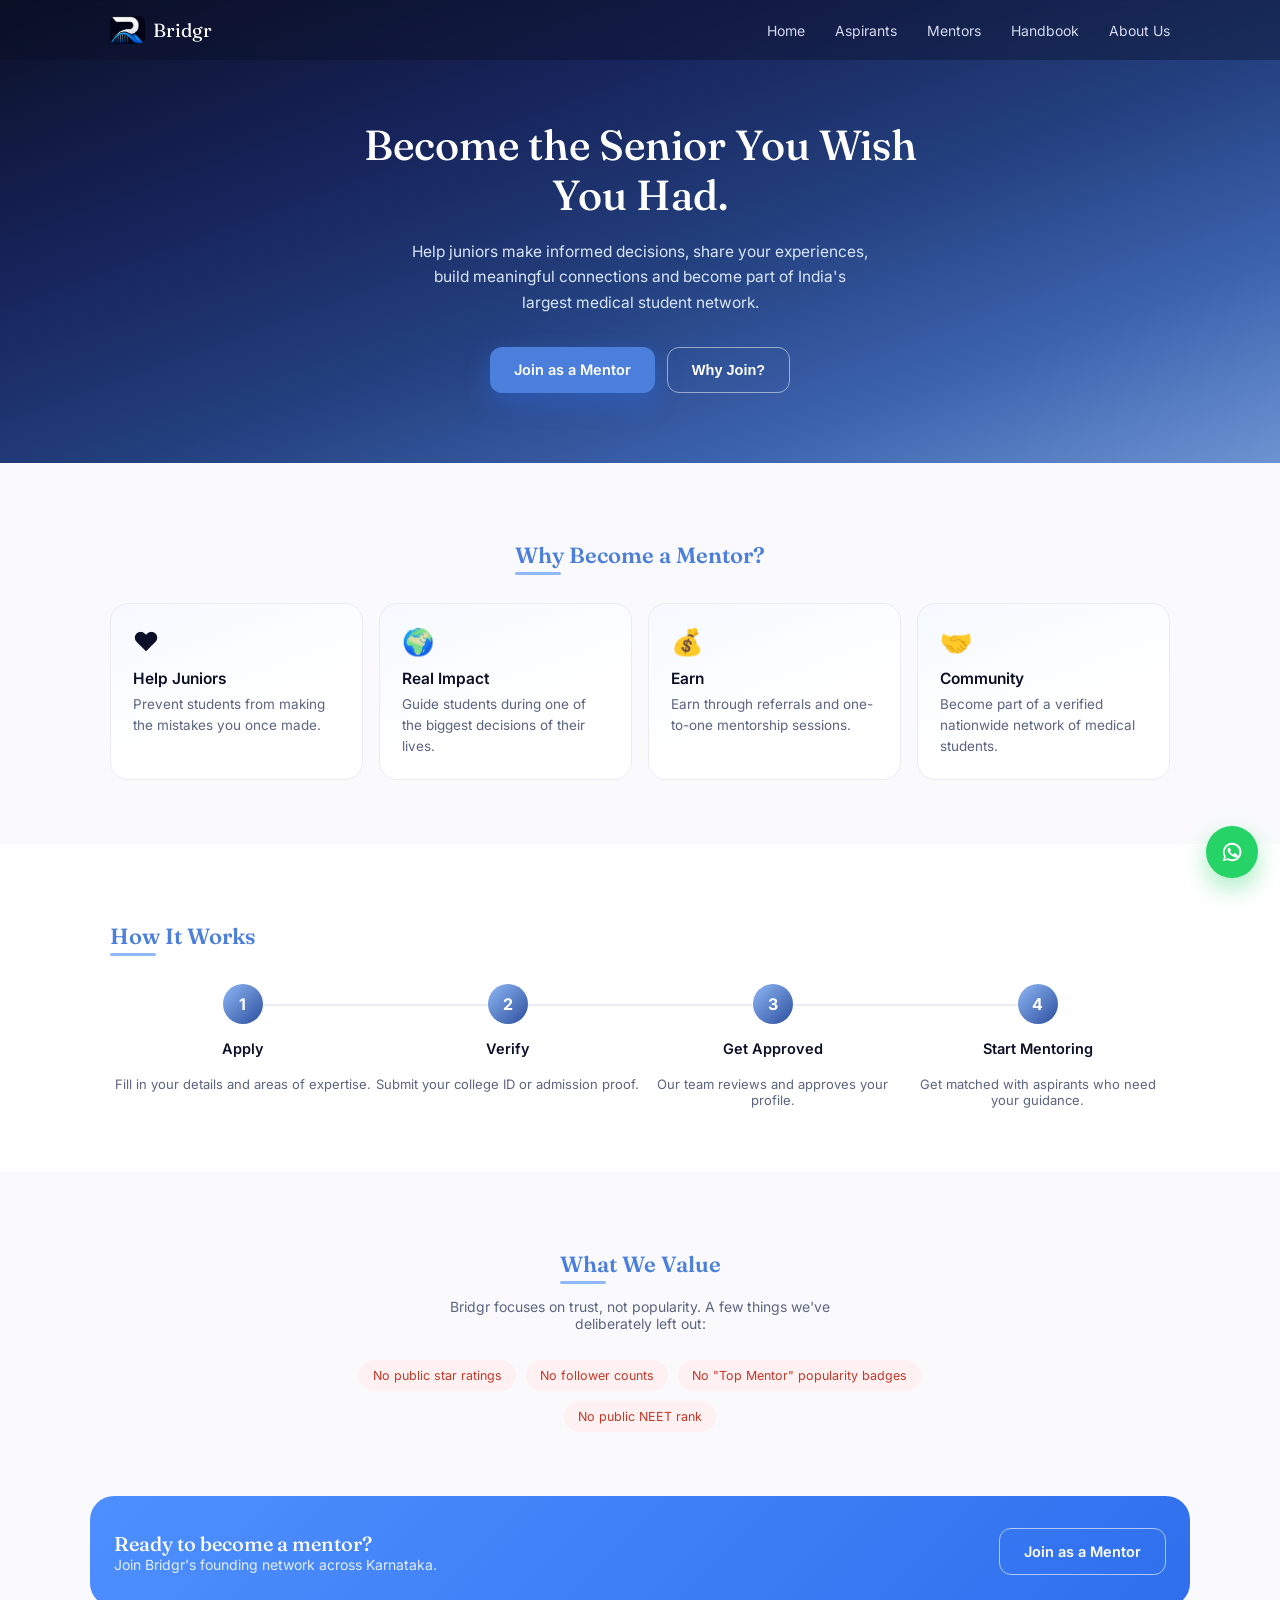
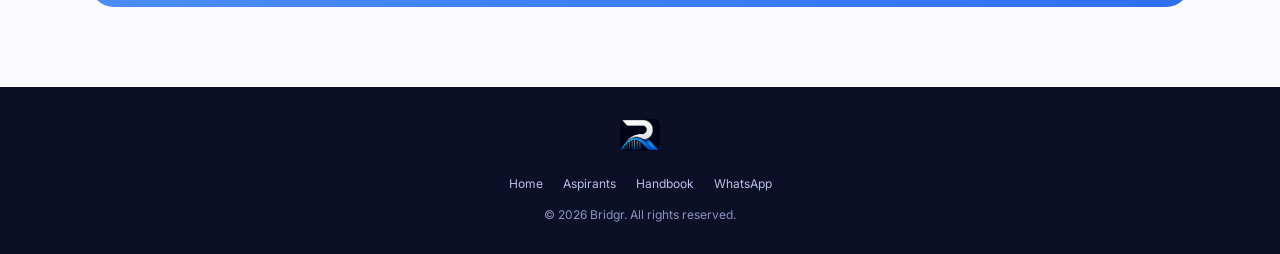
<file: mentor.html>
<!DOCTYPE html>
<html lang="en">
<head>
<meta charset="UTF-8" />
<meta name="viewport" content="width=device-width, initial-scale=1.0" />
<title>Become a Mentor — Bridgr</title>
<link rel="preconnect" href="https://fonts.googleapis.com">
<link href="https://fonts.googleapis.com/css2?family=Fraunces:opsz,wght@9..144,400;9..144,500;9..144,600&family=Inter:wght@400;500;600;700&display=swap" rel="stylesheet">
<link rel="icon" type="image/png" href="logo.png">
<style>
  :root{ --navy:#0B1026; --blue:#4C7FDB; --blue-light:#8FB8F5; --blue-deep:#2C4E9E; --ink:#0B1026; --muted:#5B6480; --bg:#FAFAFC; --card:#FFFFFF; --line:#ECEBF4; --green:#25D366; }
  *{box-sizing:border-box; margin:0; padding:0;}
  html{scroll-behavior:smooth;}
  body{ font-family:'Inter', sans-serif; background:var(--bg); color:var(--ink); -webkit-font-smoothing:antialiased; }
  h1,h2,h3{ font-family:'Fraunces', serif; font-weight:500; }
  a{ text-decoration:none; color:inherit; }
  .wrap{ max-width:1100px; margin:0 auto; padding:0 20px; }
  .reveal{ opacity:0; transform:translateY(18px); transition:opacity .6s ease, transform .6s ease; }
  .reveal.in{ opacity:1; transform:translateY(0); }

  header{ position:fixed; top:0; left:0; right:0; z-index:50; padding:16px 0; background:rgba(11,16,38,0.4); backdrop-filter:blur(6px); }
  header.scrolled{ background:rgba(11,16,38,0.8); }
  nav{ display:flex; align-items:center; justify-content:space-between; }
  .logo{ display:flex; align-items:center; gap:8px; }
  .logo img{ height:28px; border-radius:6px; }
  .logo span{ font-family:'Fraunces'; font-size:19px; color:#fff; }
  .nav-links{ display:none; gap:30px; }
  .nav-links a{ color:#D7DAF0; font-size:14px; }
  .menu-btn{ background:none; border:none; font-size:20px; cursor:pointer; color:#fff; }
  .mobile-menu{ display:none; flex-direction:column; gap:16px; padding:16px 20px 20px; background:rgba(11,16,38,0.97); }
  .mobile-menu.open{ display:flex; }
  .mobile-menu a{ color:#D7DAF0; font-size:15px; }

  .btn{ display:inline-block; text-align:center; padding:14px 24px; border-radius:12px; font-weight:600; font-size:14.5px; cursor:pointer; border:none; transition:all .2s ease; }
  .btn-primary{ background:var(--blue); color:#fff; box-shadow:0 10px 24px rgba(47,111,237,0.35); }
  .btn-primary:hover{ background:var(--blue-light); transform:translateY(-2px); }
  .btn-ghost{ background:transparent; color:#fff; border:1.5px solid rgba(255,255,255,0.5); }
  .btn-ghost:hover{ background:rgba(255,255,255,0.1); }
  .btn-row{ display:flex; flex-direction:column; gap:12px; max-width:320px; margin:0 auto; }

  .m-hero{ position:relative; padding:120px 0 70px; overflow:hidden; color:#fff; background:linear-gradient(160deg, #0B1026 0%, #17235A 30%, #23407E 55%, #3D63AF 78%, #6E93D2 100%); text-align:center; }
  .m-hero h1{ font-size:clamp(28px,6vw,42px); line-height:1.2; max-width:600px; margin:0 auto 18px; }
  .m-hero p.sub{ color:#D9E6FA; font-size:15.5px; max-width:460px; margin:0 auto 32px; line-height:1.65; }

  .section{ padding:64px 0; }
  .section-head{ margin-bottom:28px; }
  .section-head .kicker{ color:var(--blue); font-size:22px; font-weight:600; font-family:'Fraunces'; position:relative; display:inline-block; margin-bottom:6px; }
  .section-head .kicker::after{ content:''; position:absolute; left:0; bottom:-6px; width:46px; height:3px; background:var(--blue-light); border-radius:2px; }
  .section-head p{ color:var(--muted); font-size:14px; margin-top:14px; max-width:440px; }

  .grid-cards{ display:grid; grid-template-columns:1fr; gap:16px; }
  .gcard{ background:linear-gradient(160deg,#F5F9FF,#fff 60%); border:1px solid var(--line); border-radius:18px; padding:22px; transition:transform .25s ease, box-shadow .25s ease; }
  .gcard:hover{ transform:translateY(-4px); box-shadow:0 14px 30px rgba(11,16,38,0.06); }
  .gcard .emoji{ font-size:26px; margin-bottom:12px; }
  .gcard h4{ font-family:'Inter'; font-weight:600; font-size:15.5px; margin-bottom:6px; }
  .gcard p{ color:var(--muted); font-size:13.5px; line-height:1.55; }

  .timeline{ display:flex; flex-direction:column; gap:0; }
  .tstep{ display:flex; gap:16px; padding-bottom:28px; position:relative; }
  .tstep:not(:last-child)::before{ content:''; position:absolute; left:19px; top:40px; bottom:0; width:2px; background:var(--line); }
  .tstep .num{ width:40px; height:40px; border-radius:50%; flex-shrink:0; background:linear-gradient(135deg, var(--blue-light), var(--blue-deep)); color:#fff; display:flex; align-items:center; justify-content:center; font-weight:700; z-index:1; }
  .tstep h4{ font-size:14.5px; font-weight:600; margin-bottom:3px; }
  .tstep p{ font-size:13px; color:var(--muted); }

  .rejected-list{ display:flex; flex-wrap:wrap; gap:10px; }
  .rejected-list span{ background:#FFF1F1; color:#C0392B; font-size:12.5px; padding:8px 14px; border-radius:999px; }

  .cta-banner{ background:linear-gradient(135deg, #4E8FFF, #2F6FED); border-radius:24px; padding:32px 24px; color:#fff; display:flex; flex-direction:column; gap:16px; align-items:flex-start; margin:0 20px 64px; }
  .cta-banner h3{ font-size:20px; }
  .cta-banner p{ color:#E3EEFF; font-size:14px; }

  footer{ background:var(--navy); color:#8A92BE; padding:32px 0; text-align:center; font-size:12px; }
  footer img{ height:32px; margin:0 auto 10px; border-radius:6px; }
  footer .flinks{ display:flex; flex-wrap:wrap; gap:20px; justify-content:center; margin-top:12px; }
  footer .flinks a{ color:#B9C0E8; }
  .wa-float{ position:fixed; bottom:22px; right:22px; z-index:40; width:52px; height:52px; border-radius:50%; background:var(--green); display:flex; align-items:center; justify-content:center; box-shadow:0 10px 24px rgba(37,211,102,0.4); }

  @media(min-width:760px){
    .nav-links{ display:flex; } .menu-btn{ display:none; }
    .btn-row{ flex-direction:row; max-width:none; justify-content:center; }
    .grid-cards{ grid-template-columns:repeat(4,1fr); }
    .timeline{ flex-direction:row; }
    .tstep{ flex-direction:column; align-items:center; text-align:center; padding-bottom:0; flex:1; }
    .tstep:not(:last-child)::before{ left:auto; top:20px; right:-50%; width:100%; height:2px; bottom:auto; }
    .cta-banner{ flex-direction:row; align-items:center; justify-content:space-between; margin:0 auto 80px; max-width:1100px; }
  }
</style>
</head>
<body>

<header id="siteHeader">
  <div class="wrap">
    <nav>
      <a href="index.html" class="logo"><img src="logo.png" alt="Bridgr"><span>Bridgr</span></a>
      <div class="nav-links">
        <a href="index.html">Home</a>
        <a href="aspirants.html">Aspirants</a>
        <a href="mentor.html">Mentors</a>
        <a href="handbook.html">Handbook</a>
        <a href="about.html">About Us</a>
      </div>
      <button class="menu-btn" id="menuBtn" aria-label="Menu">☰</button>
    </nav>
  </div>
  <div class="mobile-menu" id="mobileMenu">
    <a href="index.html">Home</a>
    <a href="aspirants.html">Aspirants</a>
    <a href="mentor.html">Mentors</a>
    <a href="handbook.html">Handbook</a>
    <a href="about.html">About Us</a>
  </div>
</header>

<section class="m-hero">
  <div class="wrap">
    <h1 class="reveal in">Become the Senior You Wish You Had.</h1>
    <p class="sub reveal in">Help juniors make informed decisions, share your experiences, build meaningful connections and become part of India's largest medical student network.</p>
    <div class="btn-row reveal in">
      <a class="btn btn-primary" href="mentor-form.html">Join as a Mentor</a>
      <button class="btn btn-ghost" onclick="document.getElementById('why').scrollIntoView({behavior:'smooth'})">Why Join?</button>
    </div>
  </div>
</section>

<section class="section" id="why">
  <div class="wrap">
    <div class="section-head reveal in" style="text-align:center; display:block;">
      <p class="kicker" style="display:inline-block;">Why Become a Mentor?</p>
    </div>
    <div class="grid-cards">
      <div class="gcard reveal in"><div class="emoji">❤️</div><h4>Help Juniors</h4><p>Prevent students from making the mistakes you once made.</p></div>
      <div class="gcard reveal in"><div class="emoji">🌍</div><h4>Real Impact</h4><p>Guide students during one of the biggest decisions of their lives.</p></div>
      <div class="gcard reveal in"><div class="emoji">💰</div><h4>Earn</h4><p>Earn through referrals and one-to-one mentorship sessions.</p></div>
      <div class="gcard reveal in"><div class="emoji">🤝</div><h4>Community</h4><p>Become part of a verified nationwide network of medical students.</p></div>
    </div>
  </div>
</section>

<section class="section" style="background:#fff;">
  <div class="wrap">
    <div class="section-head reveal in"><p class="kicker">How It Works</p></div>
    <div class="timeline">
      <div class="tstep reveal in"><div class="num">1</div><h4>Apply</h4><p>Fill in your details and areas of expertise.</p></div>
      <div class="tstep reveal in"><div class="num">2</div><h4>Verify</h4><p>Submit your college ID or admission proof.</p></div>
      <div class="tstep reveal in"><div class="num">3</div><h4>Get Approved</h4><p>Our team reviews and approves your profile.</p></div>
      <div class="tstep reveal in"><div class="num">4</div><h4>Start Mentoring</h4><p>Get matched with aspirants who need your guidance.</p></div>
    </div>
  </div>
</section>

<section class="section">
  <div class="wrap" style="max-width:640px;">
    <div class="section-head reveal in" style="text-align:center; display:block;">
      <p class="kicker" style="display:inline-block;">What We Value</p>
      <p style="margin:14px auto 0;">Bridgr focuses on trust, not popularity. A few things we've deliberately left out:</p>
    </div>
    <div class="rejected-list reveal in" style="justify-content:center;">
      <span>No public star ratings</span>
      <span>No follower counts</span>
      <span>No "Top Mentor" popularity badges</span>
      <span>No public NEET rank</span>
    </div>
  </div>
</section>

<div class="cta-banner reveal in">
  <div><h3>Ready to become a mentor?</h3><p>Join Bridgr's founding network across Karnataka.</p></div>
  <a class="btn btn-ghost" style="border-color:rgba(255,255,255,0.6);" href="mentor-form.html">Join as a Mentor</a>
</div>

<footer id="footer">
  <div class="wrap">
    <img src="logo.png" alt="Bridgr">
    <div class="flinks">
      <a href="index.html">Home</a>
      <a href="aspirants.html">Aspirants</a>
      <a href="handbook.html">Handbook</a>
      <a href="https://wa.me/919353777094" target="_blank" rel="noreferrer">WhatsApp</a>
    </div>
    <p style="margin-top:16px;">© 2026 Bridgr. All rights reserved.</p>
  </div>
</footer>

<a class="wa-float" href="https://wa.me/919353777094" target="_blank" rel="noreferrer" aria-label="WhatsApp">
  <svg width="22" height="22" viewBox="0 0 24 24" fill="#fff"><path d="M12 2a10 10 0 0 0-8.6 15L2 22l5.2-1.4A10 10 0 1 0 12 2Zm0 18a8 8 0 0 1-4.1-1.1l-.3-.2-3.1.8.8-3-.2-.3A8 8 0 1 1 12 20Zm4.4-6c-.2-.1-1.4-.7-1.6-.8-.2-.1-.4-.1-.5.1-.2.2-.6.8-.8 1-.1.2-.3.2-.5.1-1.3-.6-2.1-1.1-2.9-2.5-.2-.4.2-.4.6-1.2.1-.2 0-.4 0-.5C10.4 9 10 8 9.8 7.6c-.1-.4-.3-.3-.5-.3h-.4c-.2 0-.5.1-.7.3-.2.2-1 1-1 2.3 0 1.4 1 2.7 1.1 2.9.1.2 2 3.1 4.9 4.2.7.3 1.2.4 1.6.6.7.2 1.3.2 1.8.1.5-.1 1.4-.6 1.6-1.1.2-.5.2-1 .1-1.1-.1-.1-.2-.2-.4-.3Z"/></svg>
</a>

<script>
  const header = document.getElementById('siteHeader');
  window.addEventListener('scroll', () => header.classList.toggle('scrolled', window.scrollY > 20));
  const menuBtn = document.getElementById('menuBtn');
  const mobileMenu = document.getElementById('mobileMenu');
  menuBtn.addEventListener('click', () => mobileMenu.classList.toggle('open'));
  mobileMenu.querySelectorAll('a').forEach(a => a.addEventListener('click', () => mobileMenu.classList.remove('open')));
</script>
</body>
</html>
</file>
